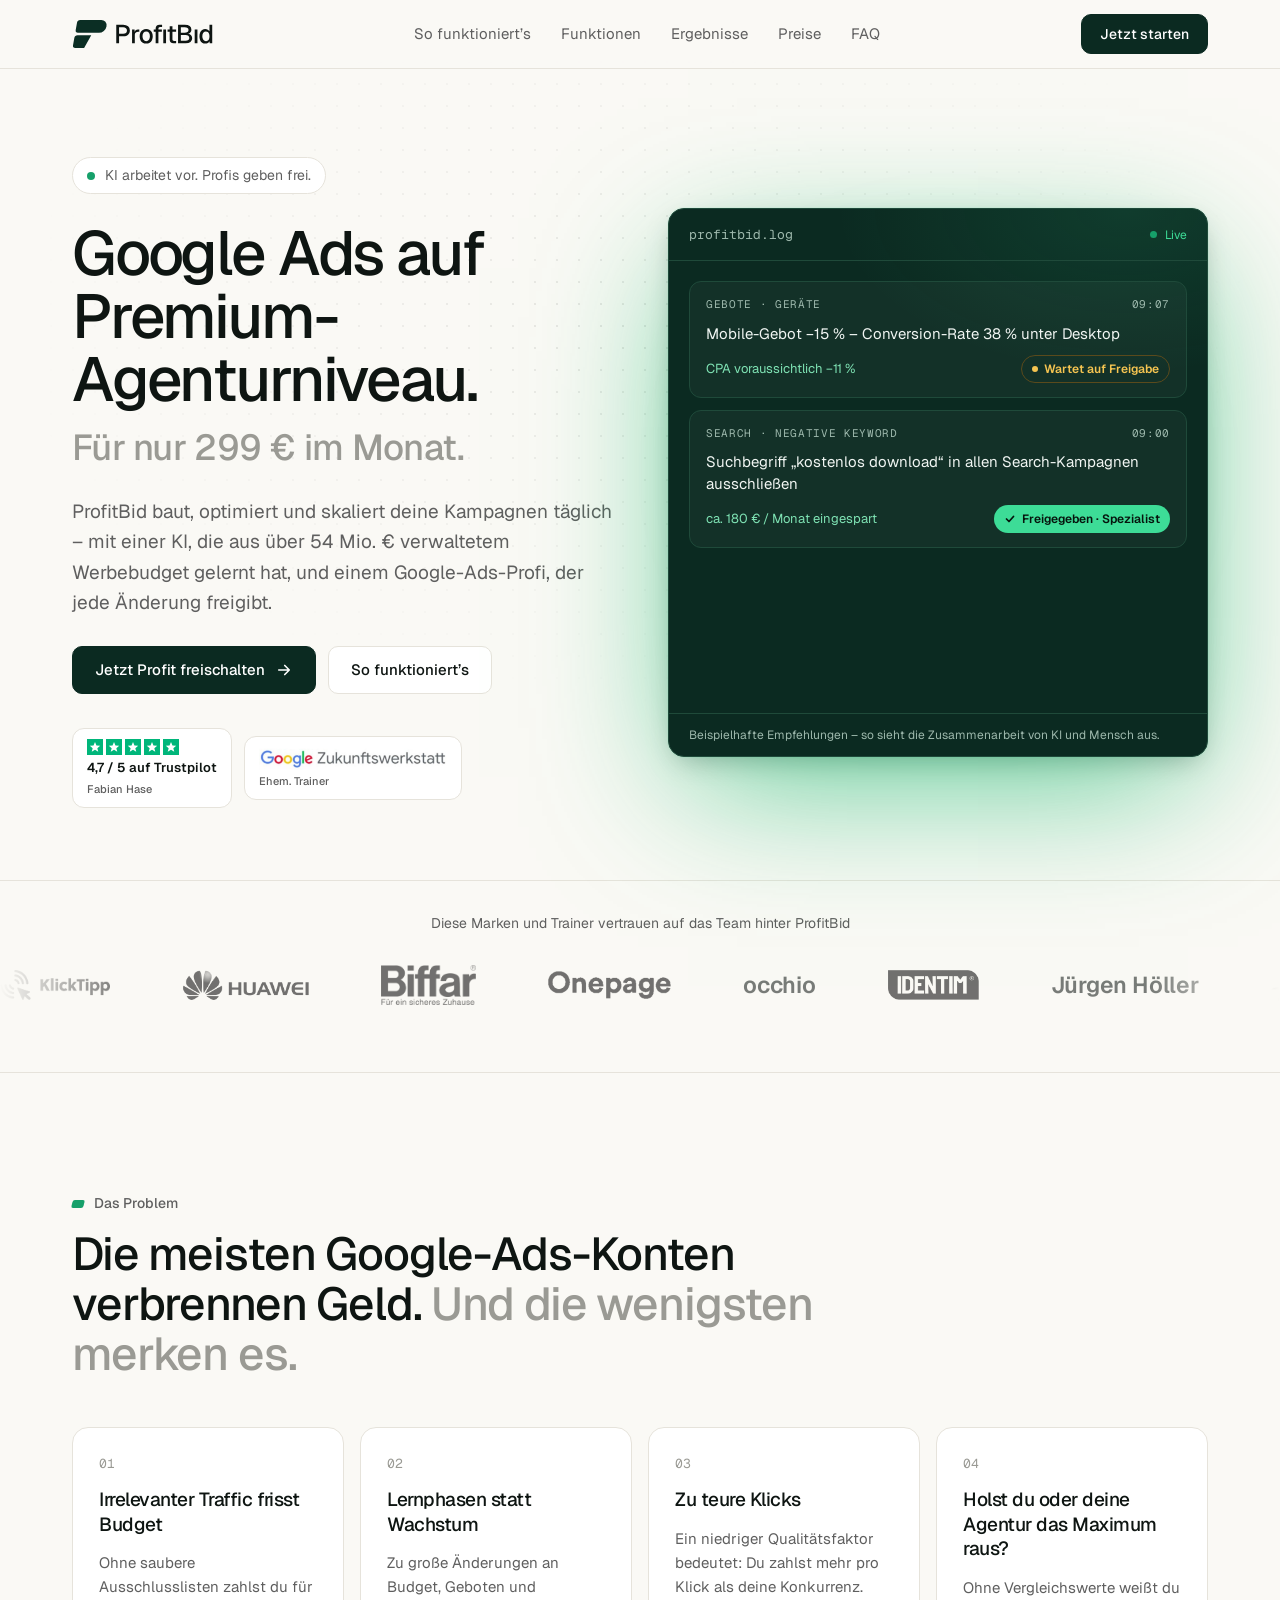
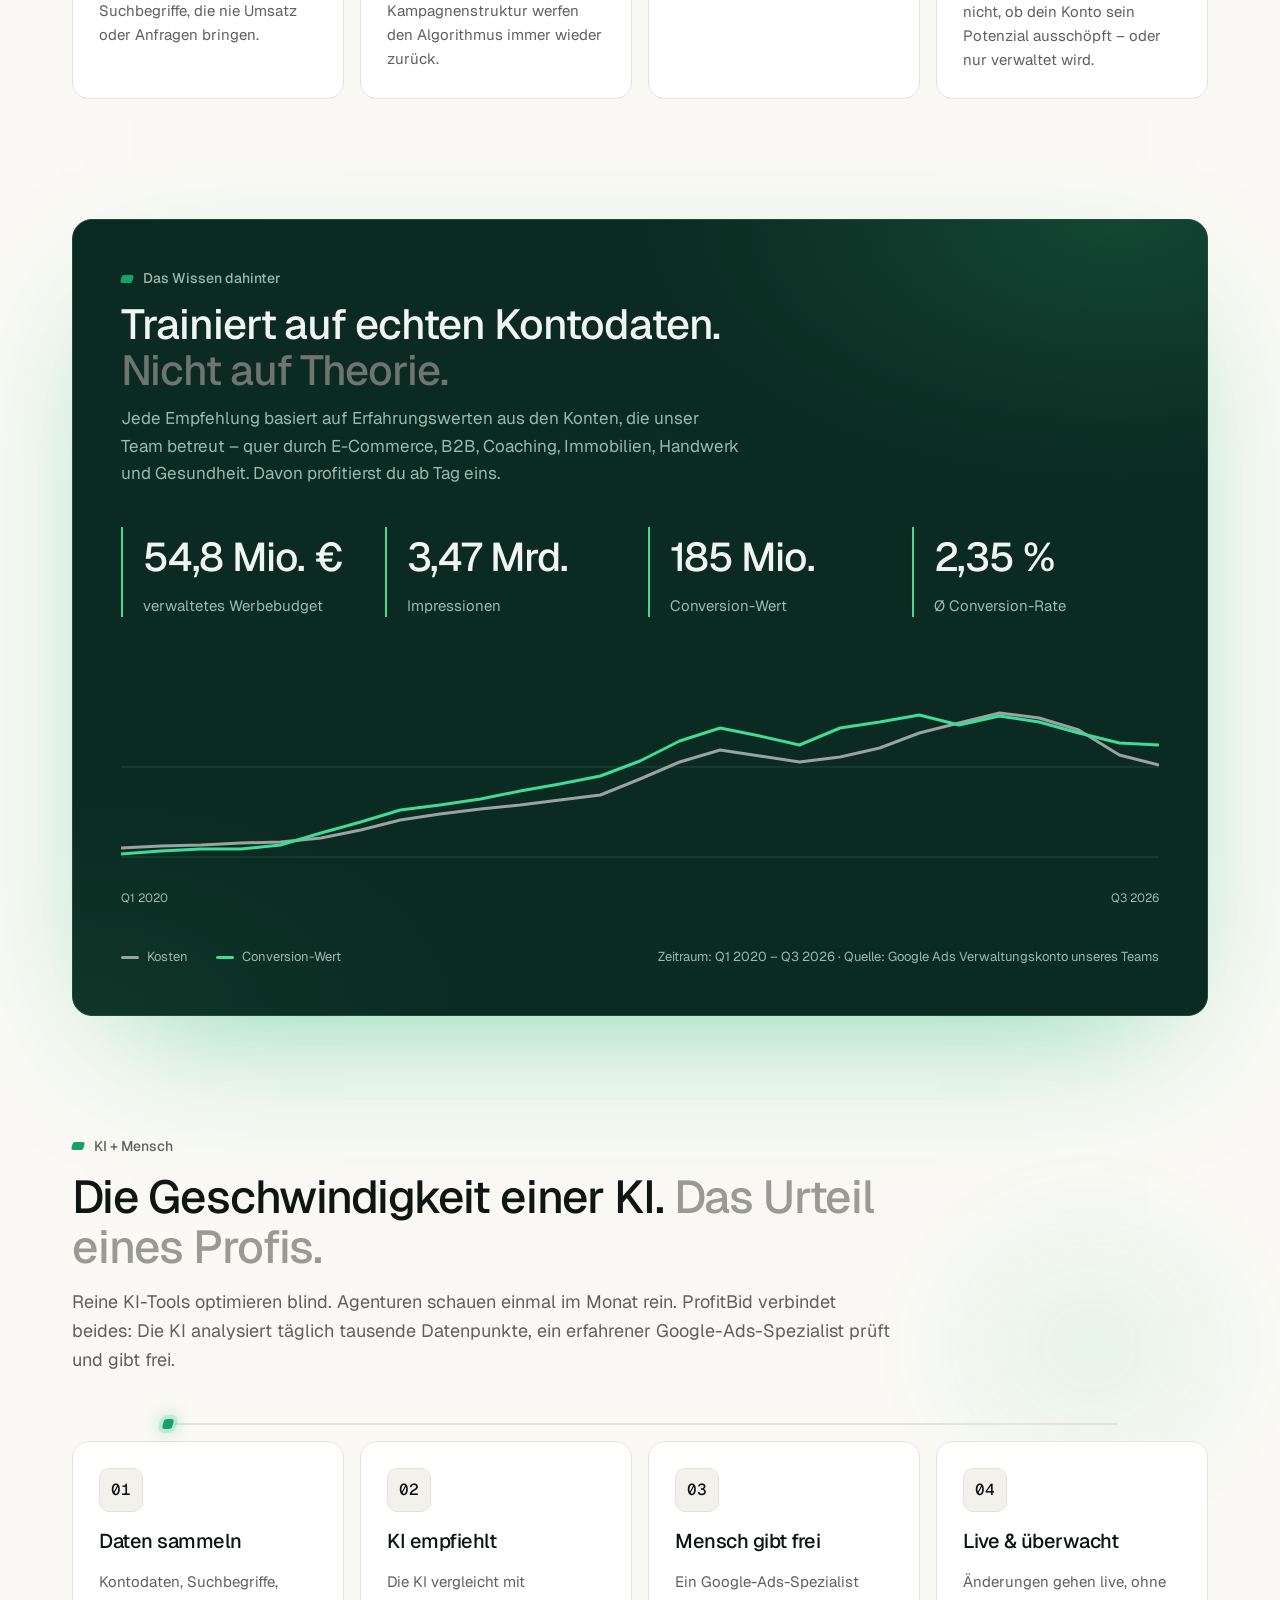
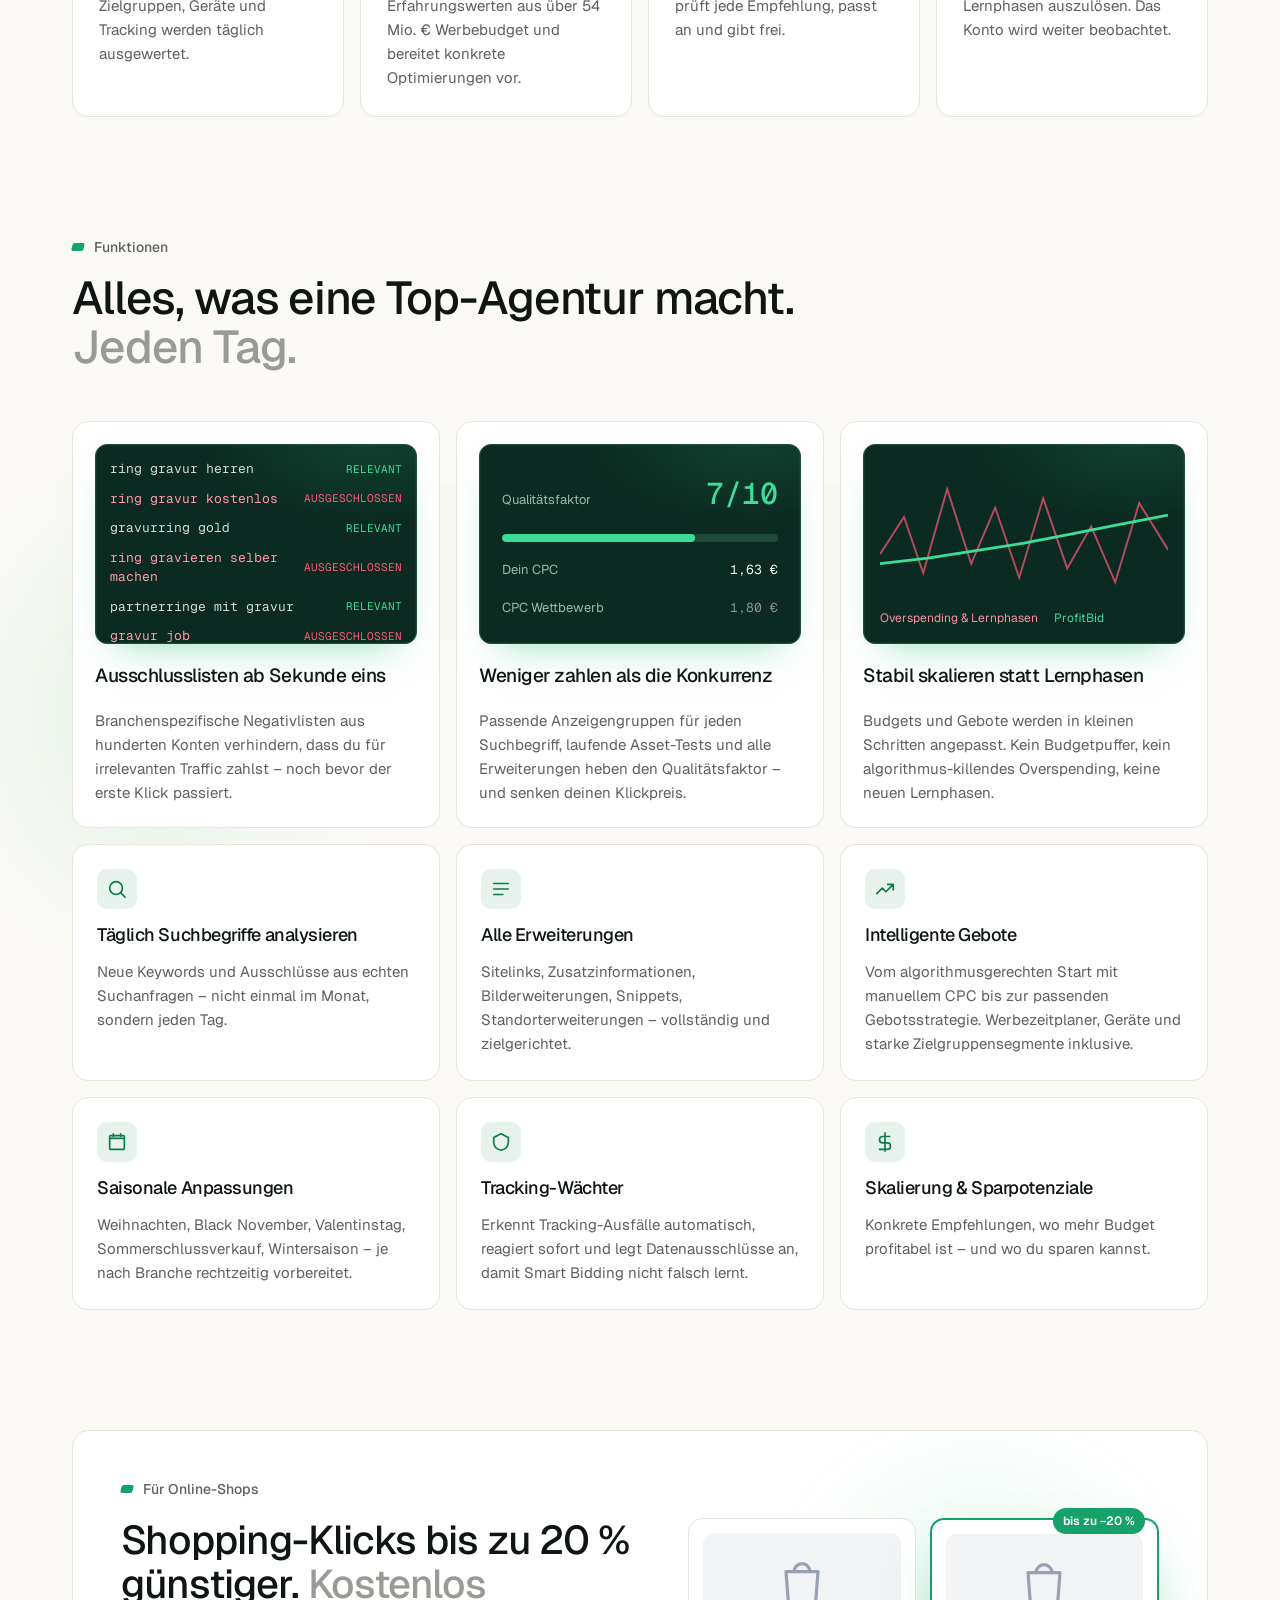
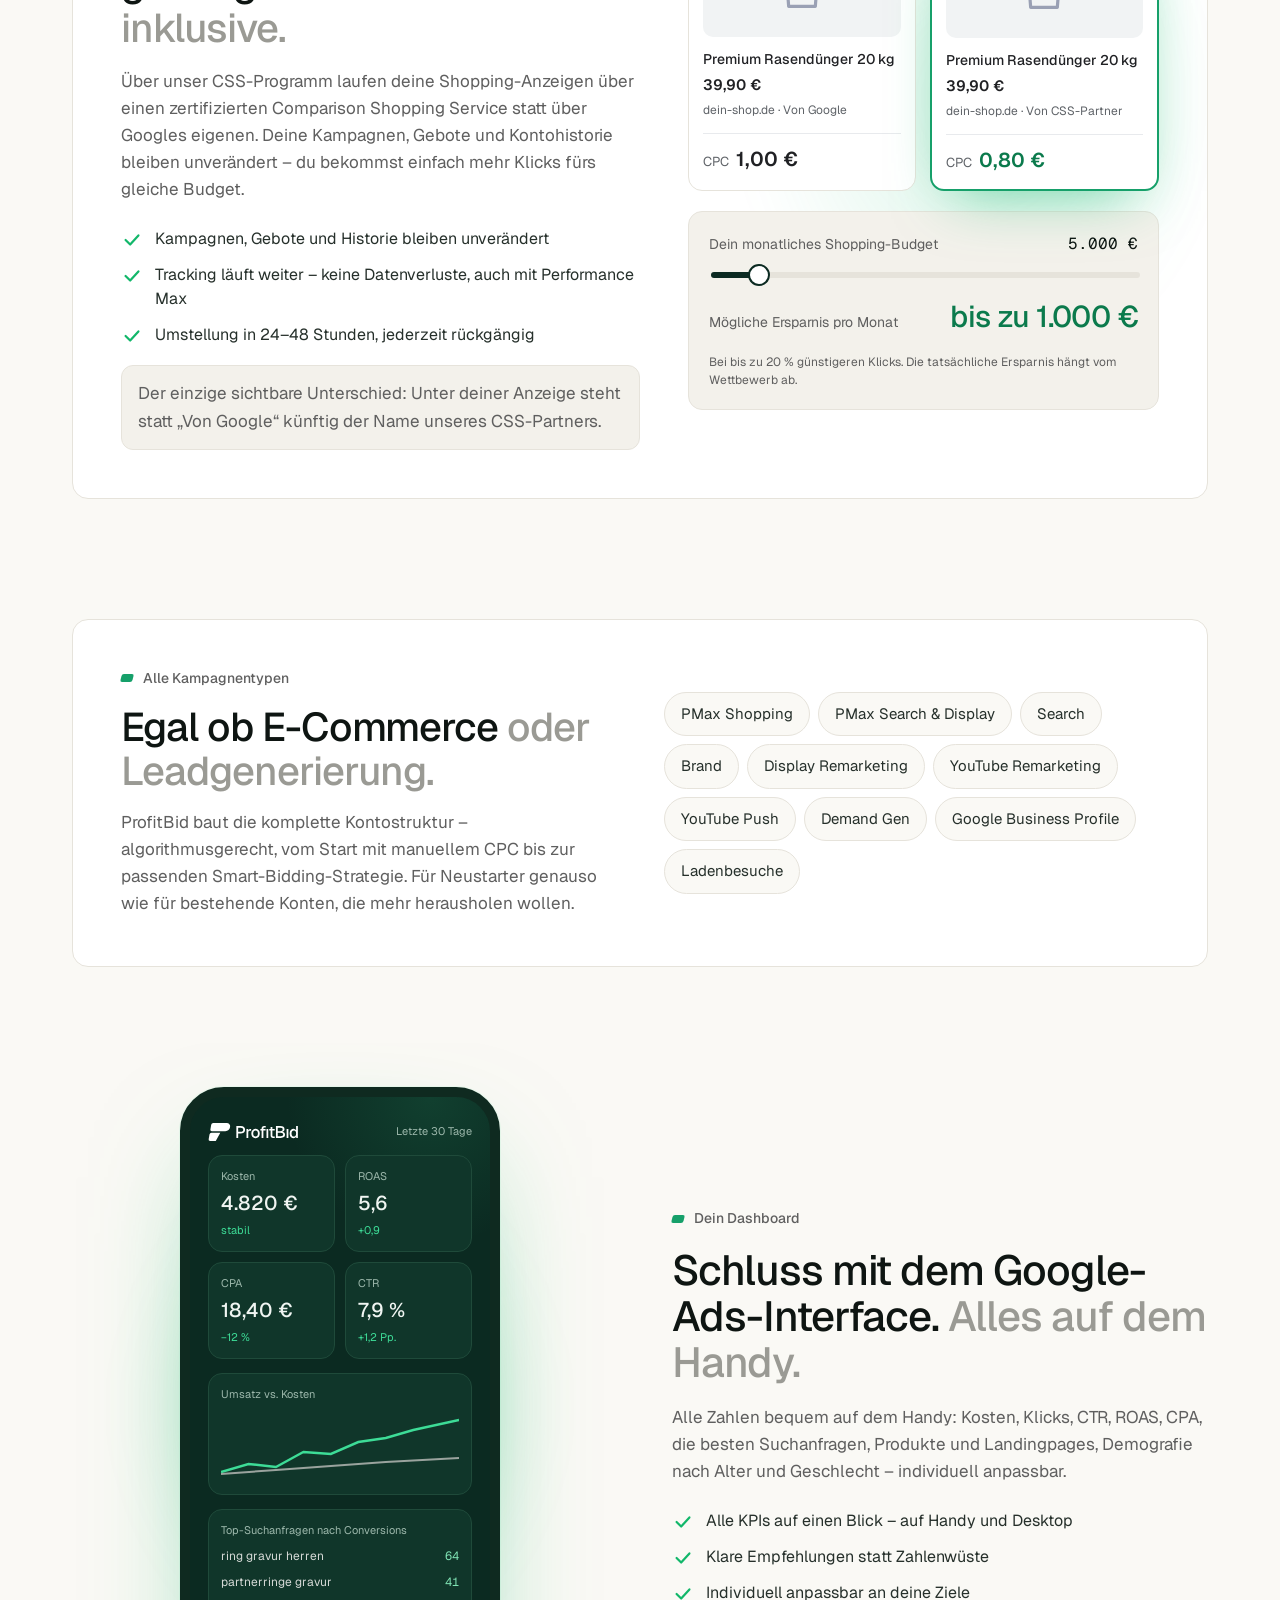
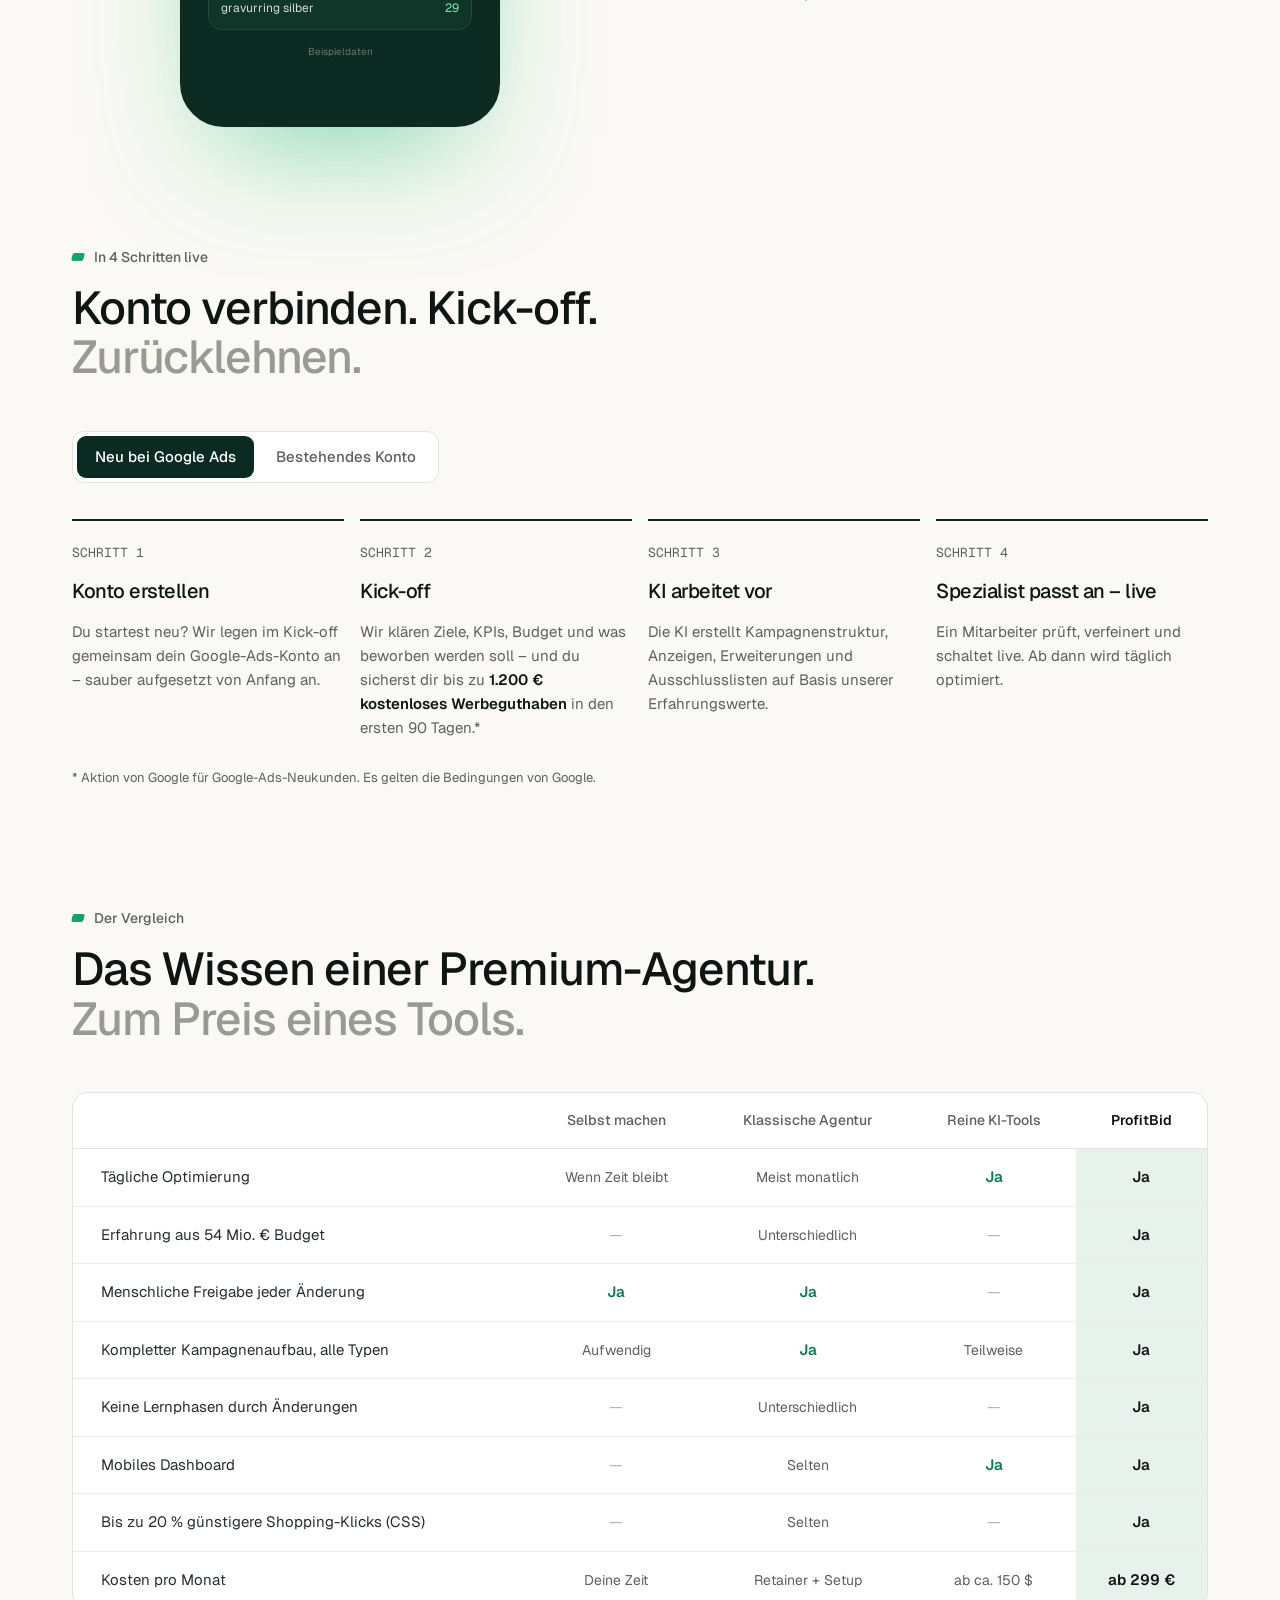
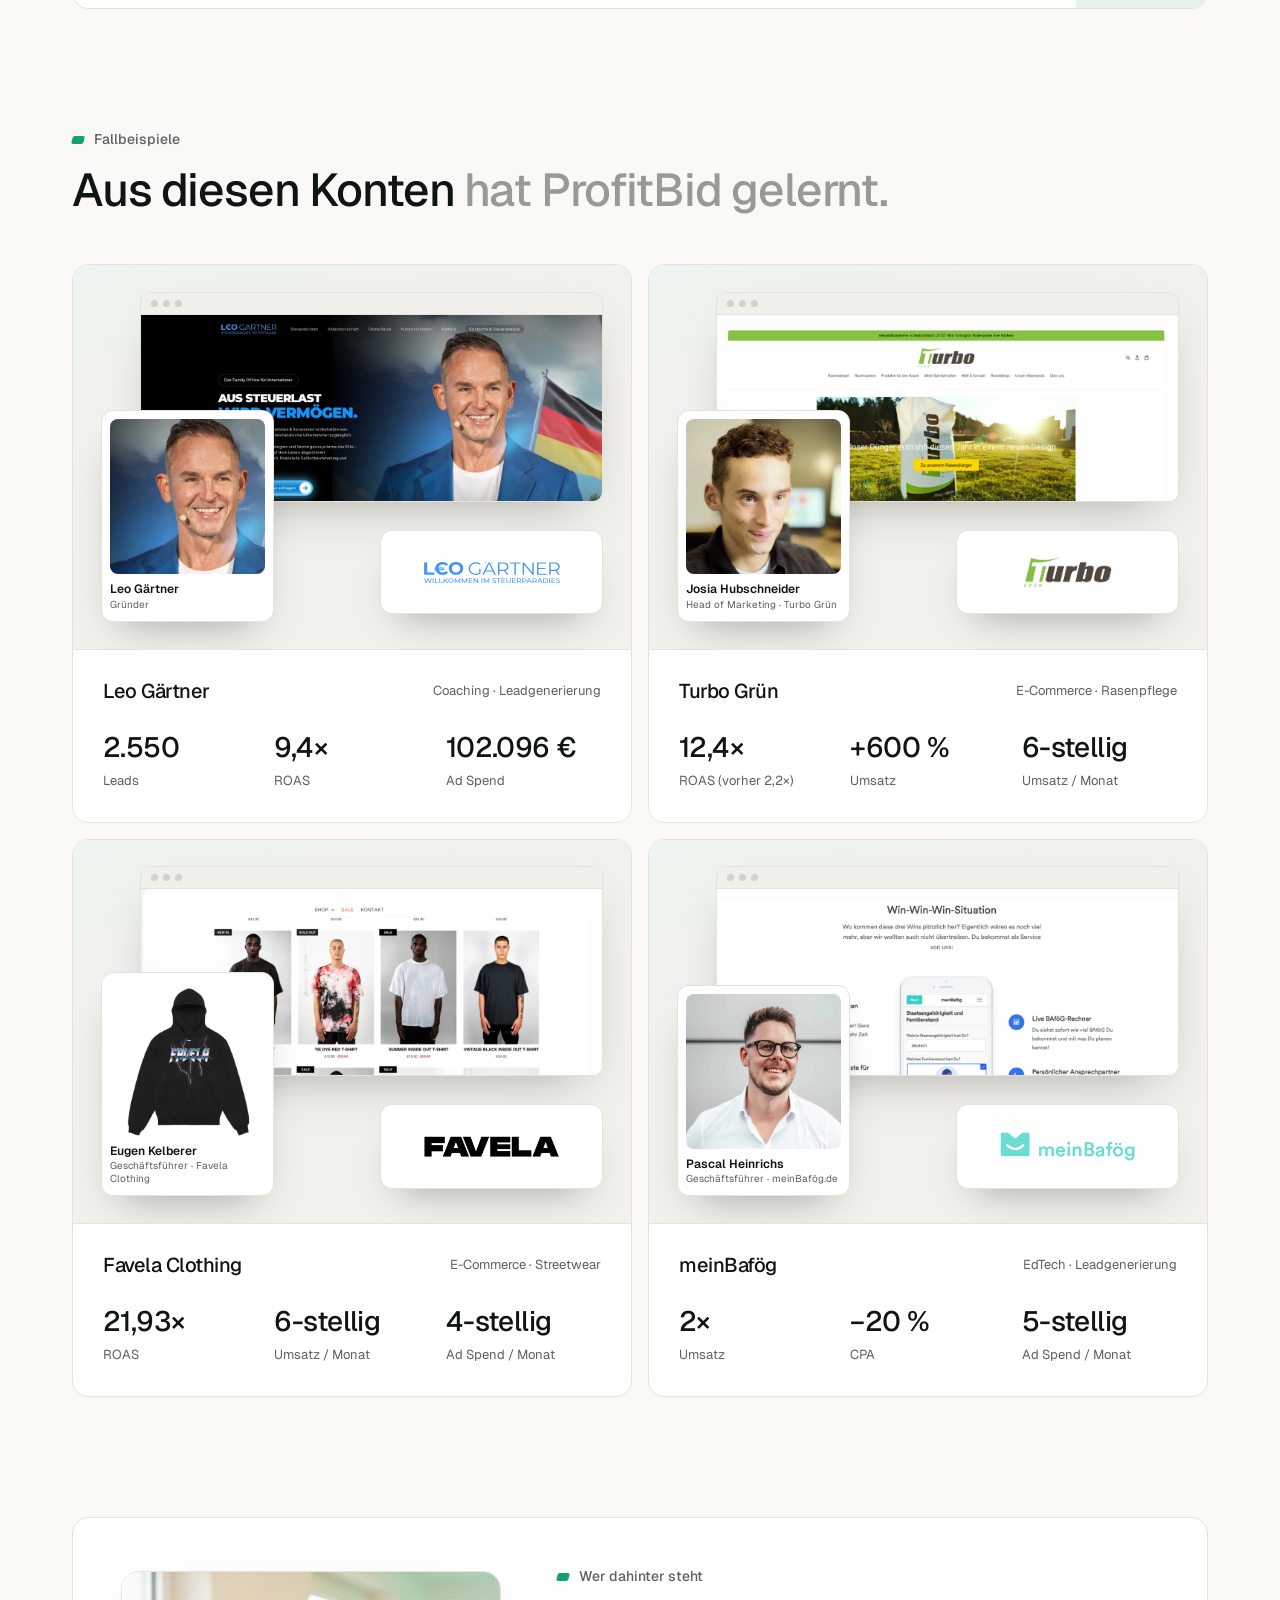
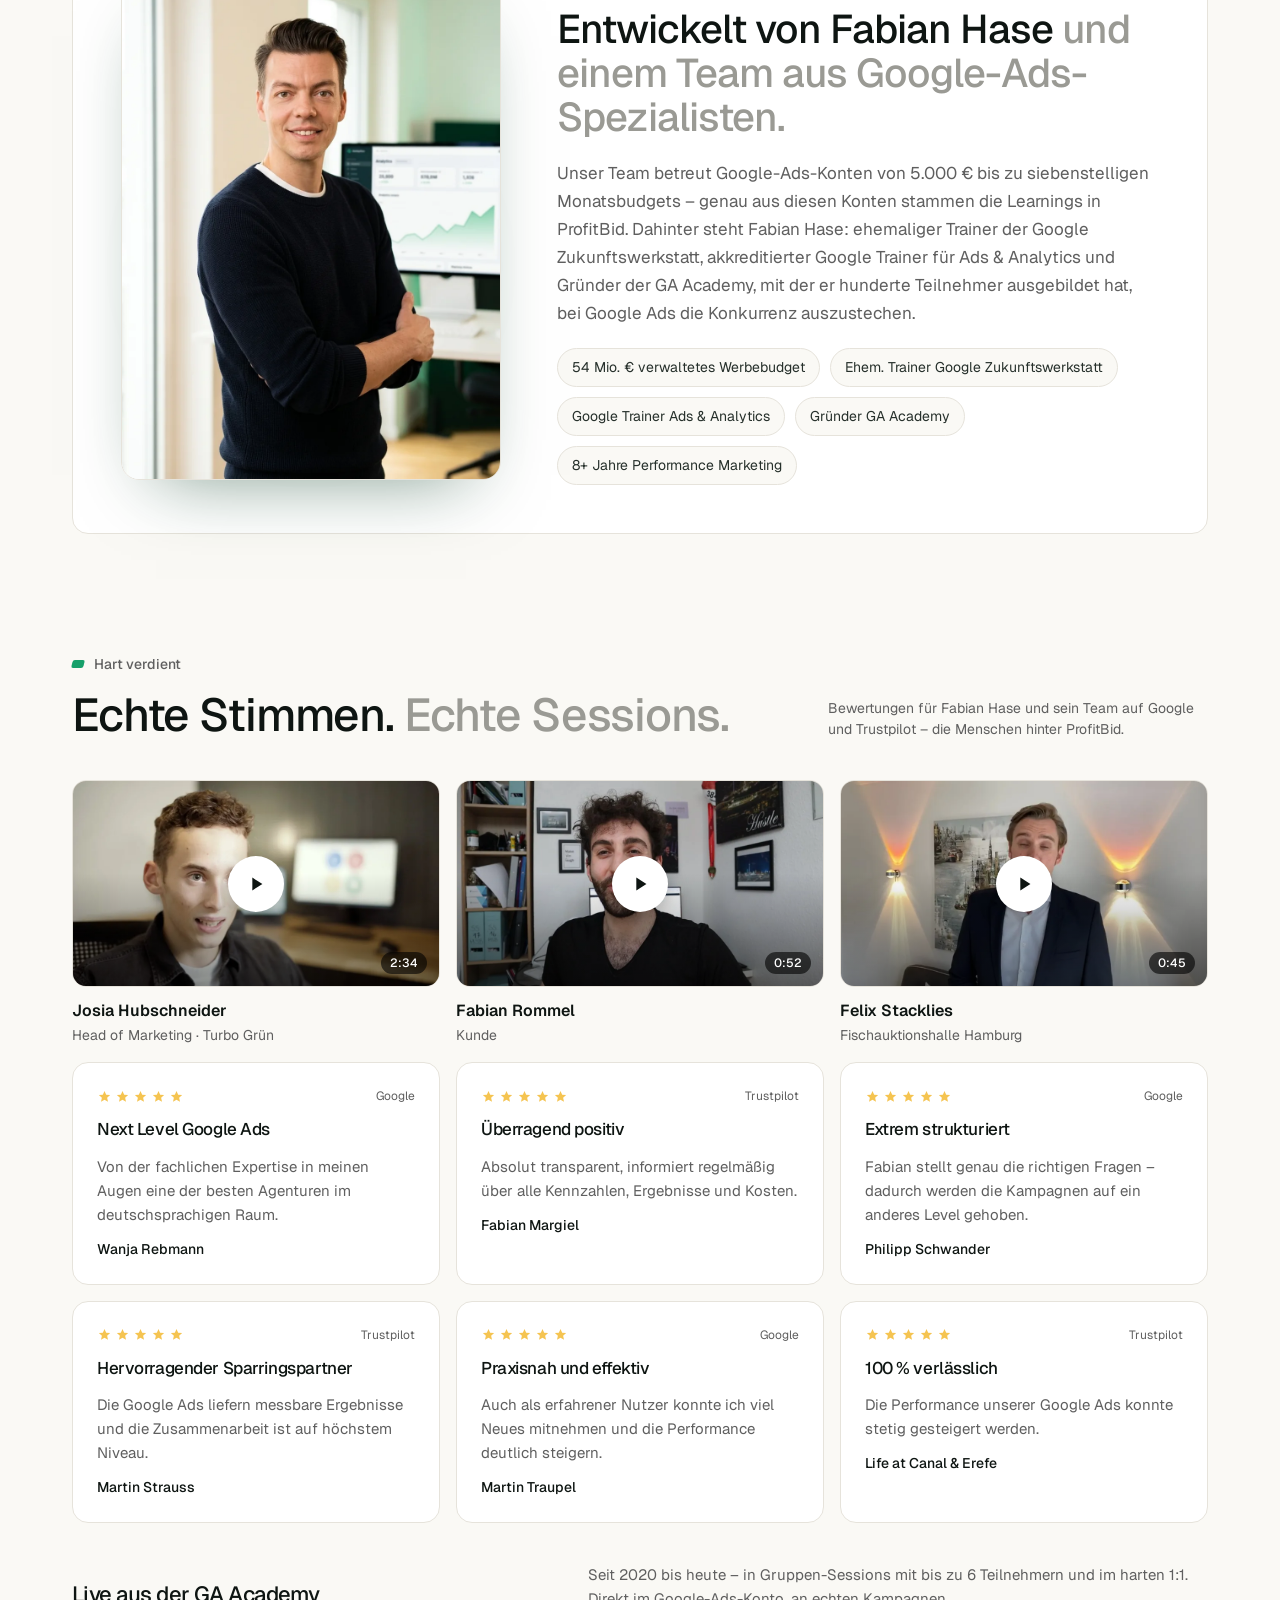
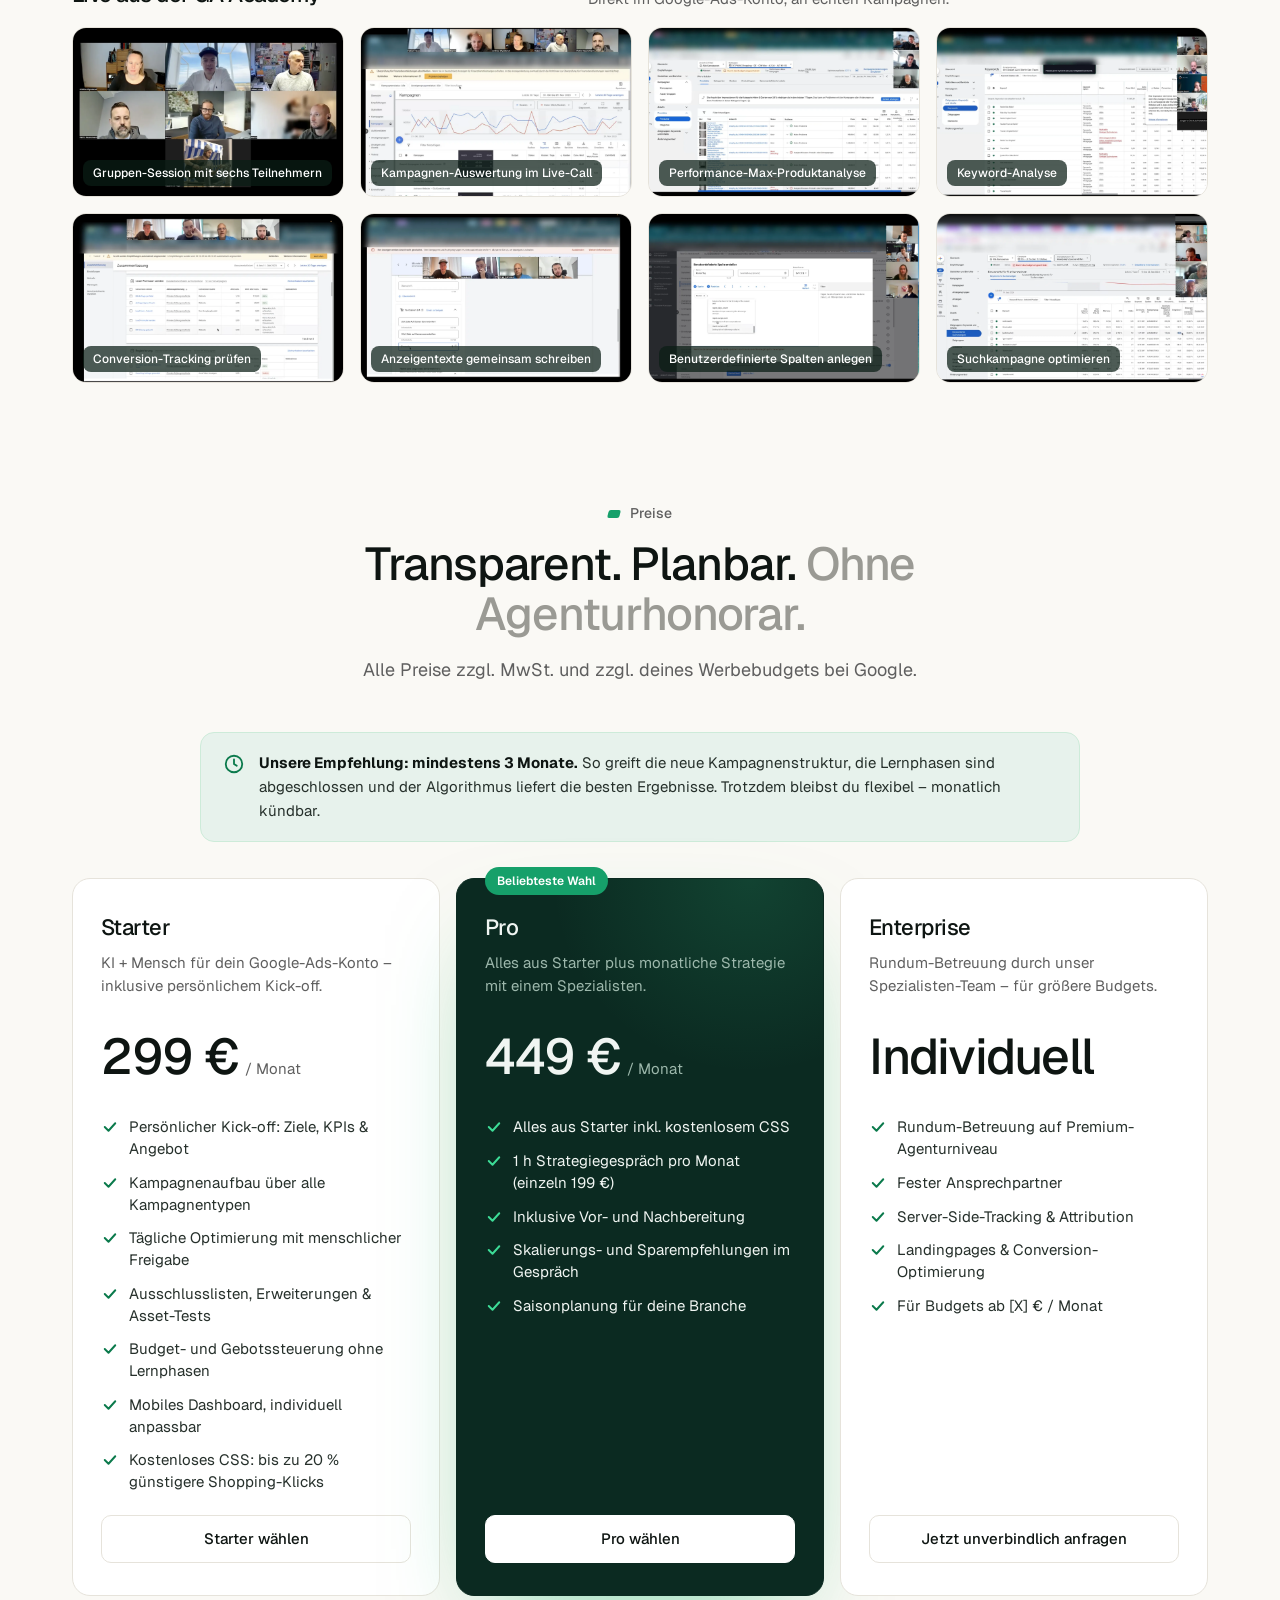
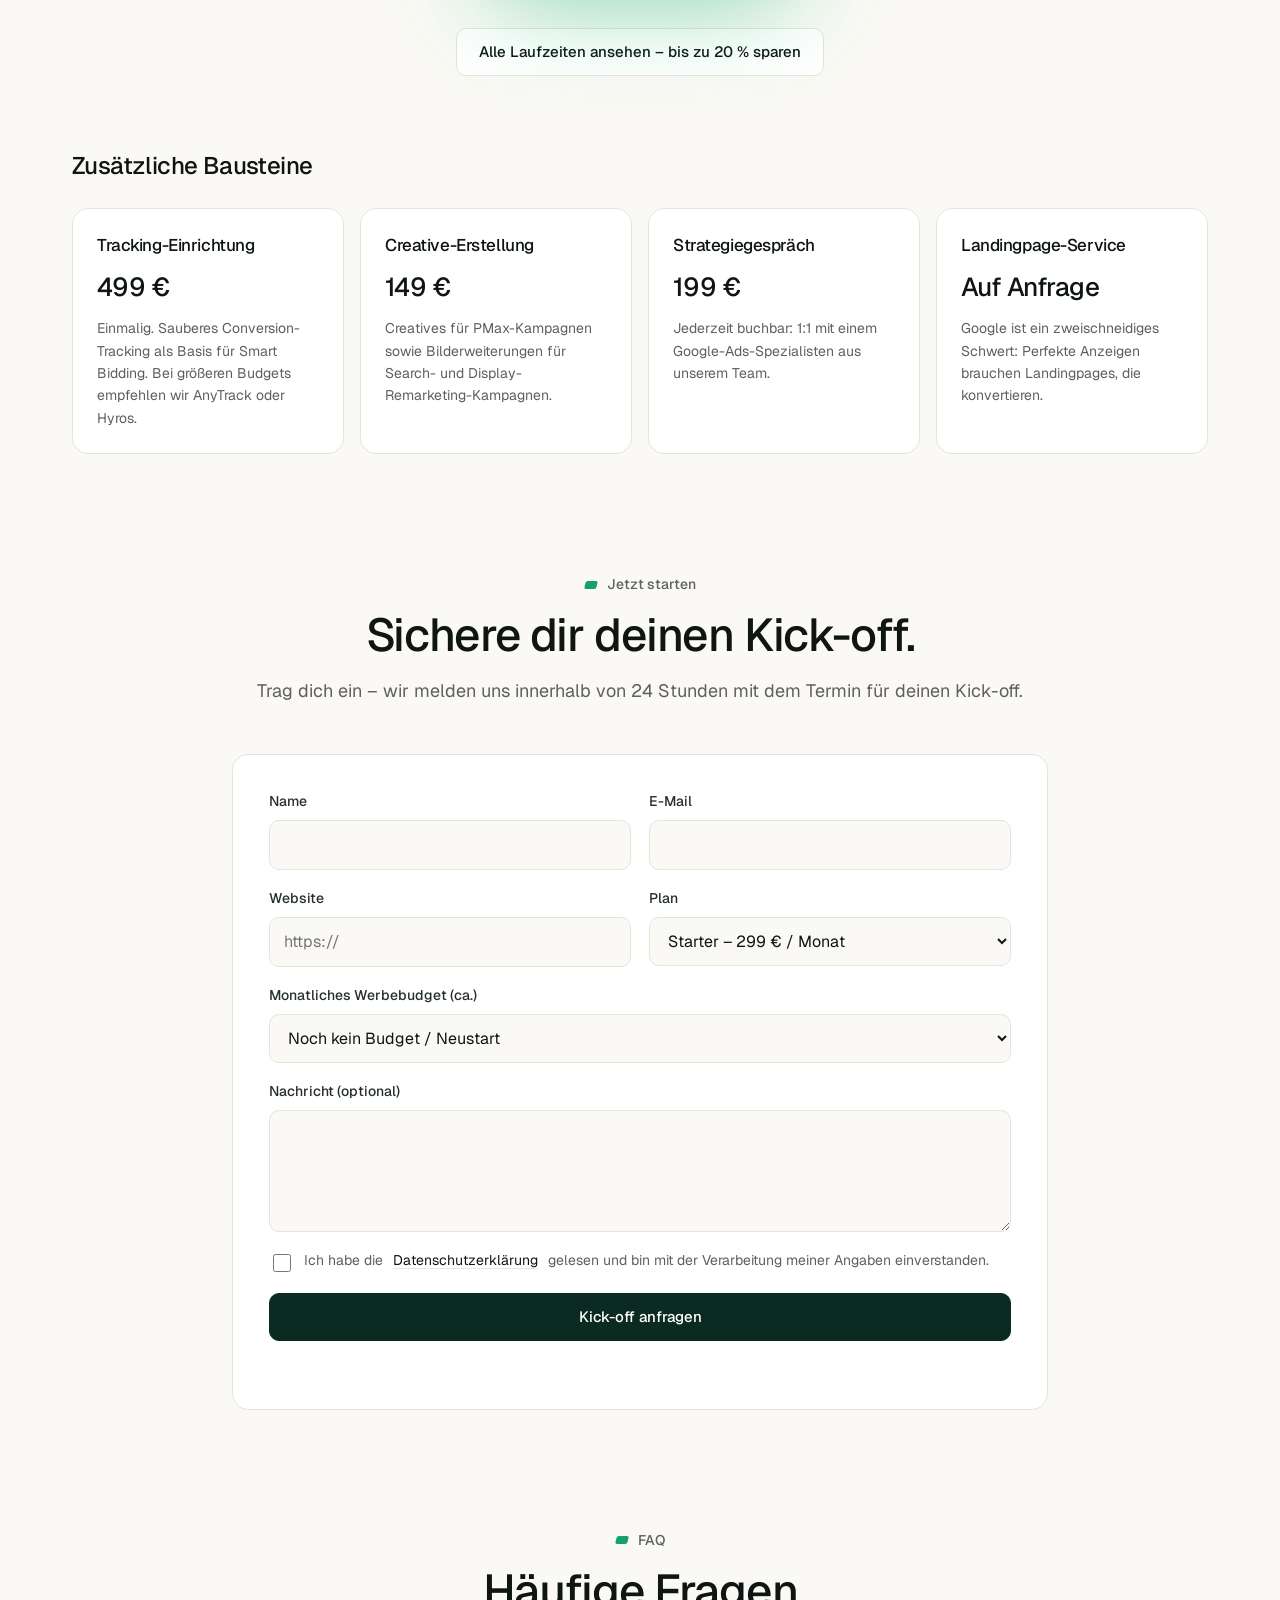
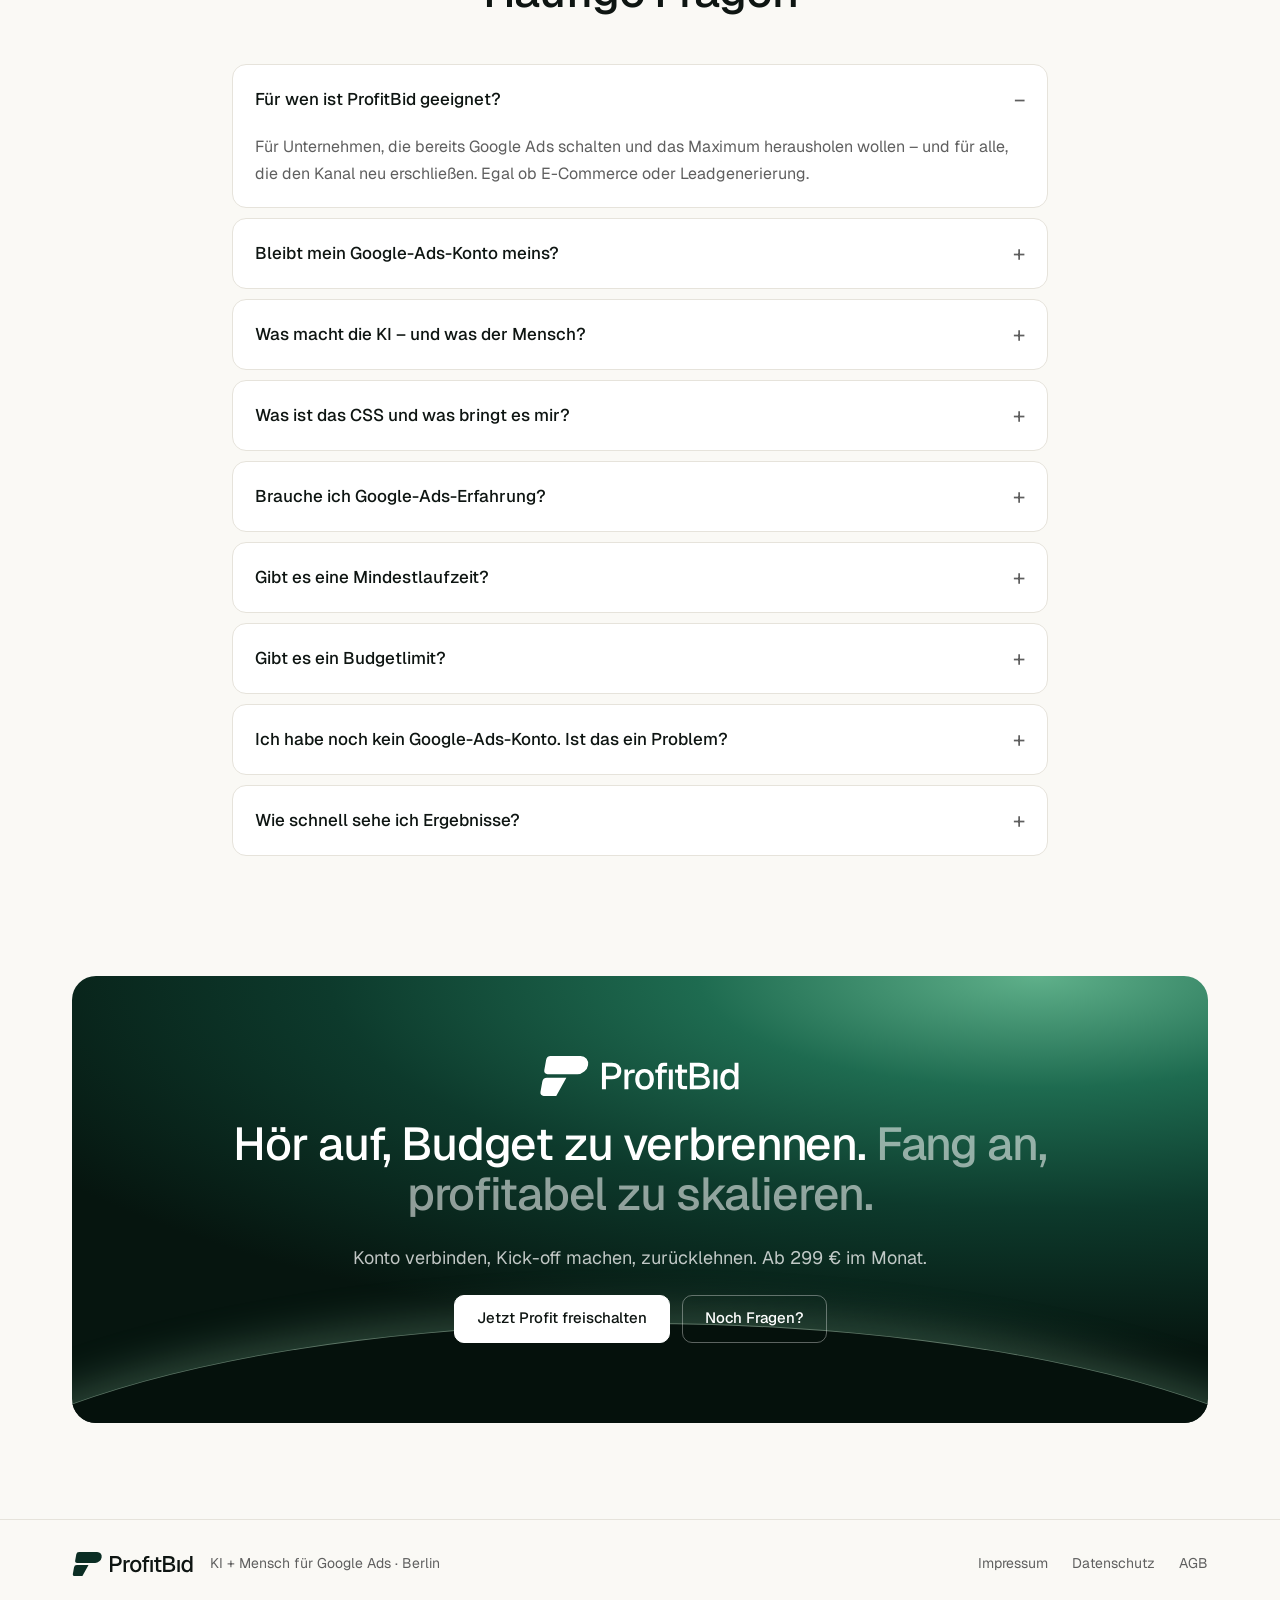
<file: index.html>
<!doctype html>
<html lang="de">
<head>
<meta charset="utf-8">
<meta name="viewport" content="width=device-width, initial-scale=1, viewport-fit=cover">
<title>ProfitBid – Google Ads auf Premium-Agenturniveau für nur 299 € im Monat</title>
<meta name="description" content="ProfitBid optimiert deine Google-Ads-Kampagnen täglich: eine KI, trainiert auf über 54 Mio. € Werbebudget, plus ein Google-Ads-Profi, der jede Änderung freigibt. Ab 299 € im Monat.">
<meta name="theme-color" content="#0B2A21">
<link rel="canonical" href="https://www.profitbid.de/">
<meta property="og:type" content="website">
<meta property="og:title" content="ProfitBid – Google Ads auf Premium-Agenturniveau für nur 299 € im Monat">
<meta property="og:description" content="KI arbeitet vor. Profis geben frei. Tägliche Google-Ads-Optimierung ohne Agenturhonorar.">
<meta property="og:image" content="https://www.profitbid.de/assets/img/profitbid-google-ads-ki-mensch-vorschau.png">
<meta property="og:locale" content="de_DE">
<link rel="icon" type="image/svg+xml" href="assets/img/favicon.svg">
<link rel="icon" type="image/png" sizes="32x32" href="assets/img/favicon.png">
<link rel="apple-touch-icon" href="assets/img/apple-touch-icon.png">
<link rel="preconnect" href="https://fonts.googleapis.com">
<link rel="preconnect" href="https://fonts.gstatic.com" crossorigin>
<link href="https://fonts.googleapis.com/css2?family=Geist:wght@400;500;600&family=Geist+Mono:wght@400;500&display=swap" rel="stylesheet">
<link rel="stylesheet" href="assets/css/styles.css?v=20261007f">
<script type="application/ld+json">
{"@context":"https://schema.org","@type":"Product","name":"ProfitBid","description":"KI- und Mensch-gestütztes Google-Ads-Management","brand":{"@type":"Brand","name":"ProfitBid"},
"offers":[{"@type":"Offer","name":"Starter","price":"299","priceCurrency":"EUR"},{"@type":"Offer","name":"Pro","price":"449","priceCurrency":"EUR"}]}
</script>
<script type="application/ld+json">
{"@context":"https://schema.org","@type":"FAQPage","mainEntity":[
{"@type":"Question","name":"Für wen ist ProfitBid geeignet?","acceptedAnswer":{"@type":"Answer","text":"Für Unternehmen, die bereits Google Ads schalten und das Maximum herausholen wollen – und für alle, die den Kanal neu erschließen. Egal ob E-Commerce oder Leadgenerierung."}},
{"@type":"Question","name":"Bleibt mein Google-Ads-Konto meins?","acceptedAnswer":{"@type":"Answer","text":"Ja. Du verbindest dein eigenes Konto und behältst jederzeit vollen Zugriff und alle Daten."}},
{"@type":"Question","name":"Was macht die KI – und was der Mensch?","acceptedAnswer":{"@type":"Answer","text":"Die KI analysiert täglich deine Daten und bereitet Optimierungen auf Basis unserer Erfahrungswerte vor. Ein Google-Ads-Spezialist prüft jede Empfehlung, passt sie an und gibt sie frei."}},
{"@type":"Question","name":"Was ist das CSS und was bringt es mir?","acceptedAnswer":{"@type":"Answer","text":"Ein Comparison Shopping Service (CSS) ist ein Partner, über den Shopping-Anzeigen bei Google ausgeliefert werden. Über unseren CSS-Partner zahlst du für Shopping-Klicks bis zu 20 % weniger als über Googles eigenes CSS – kostenlos inklusive. Deine Kampagnen, Gebote, dein Conversion-Tracking und deine Kontohistorie bleiben unverändert – auch mit Performance Max. Es gibt keine Setup-Kosten und keine laufenden Gebühren, die Umstellung dauert 24–48 Stunden und ist jederzeit rückgängig zu machen."}},
{"@type":"Question","name":"Brauche ich Google-Ads-Erfahrung?","acceptedAnswer":{"@type":"Answer","text":"Nein. Im Kick-off erklären wir dir alles einmal. Danach siehst du deine Zahlen bequem im Dashboard."}},
{"@type":"Question","name":"Gibt es eine Mindestlaufzeit?","acceptedAnswer":{"@type":"Answer","text":"Nein – bei monatlicher Zahlung ist ProfitBid monatlich kündbar. Wir empfehlen trotzdem mindestens 3 Monate: So greift die neue Kampagnenstruktur, die Lernphasen sind abgeschlossen und der Algorithmus liefert die besten Ergebnisse. Wer sich für 6 oder 12 Monate entscheidet, spart 10 bzw. 20 %."}},
{"@type":"Question","name":"Ich habe noch kein Google-Ads-Konto. Ist das ein Problem?","acceptedAnswer":{"@type":"Answer","text":"Im Gegenteil: Wir erstellen im Kick-off gemeinsam dein Konto. Als Google-Ads-Neukunde sicherst du dir so bis zu 1.200 € kostenloses Werbeguthaben in den ersten 90 Tagen (Aktion von Google, es gelten die Bedingungen von Google)."}}
]}
</script>
</head>
<body>
<a href="#main" class="btn" style="position:absolute;left:-9999px;top:8px;z-index:100" onfocus="this.style.left='8px'" onblur="this.style.left='-9999px'">Zum Inhalt springen</a>

<header class="nav" id="nav">
  <div class="wrap nav-inner">
    <a href="#top" class="nav-logo" aria-label="ProfitBid Startseite"><img src="assets/img/profitbid-logo.svg" alt="ProfitBid – Google Ads mit KI und Mensch" width="137" height="28"></a>
    <nav class="nav-links" id="nav-links" aria-label="Hauptnavigation">
      <a href="#so-gehts">So funktioniert’s</a>
      <a href="#funktionen">Funktionen</a>
      <a href="#ergebnisse">Ergebnisse</a>
      <a href="#preise">Preise</a>
      <a href="#faq">FAQ</a>
    </nav>
    <a href="#preise" class="btn btn-sm">Jetzt starten</a>
    <button class="nav-toggle" id="nav-toggle" aria-label="Menü öffnen" aria-expanded="false" aria-controls="nav-links">
      <svg width="22" height="22" viewBox="0 0 24 24" fill="none" stroke="currentColor" stroke-width="2" stroke-linecap="round" aria-hidden="true"><path d="M4 7h16M4 12h16M4 17h16"/></svg>
    </button>
  </div>
</header>

<main id="main">

<!-- HERO -->
<section id="top" class="wrap hero">
  <div class="hero-copy">
    <div class="pill"><span class="live-dot"></span>KI arbeitet vor. Profis geben frei.</div>
    <h1>Google Ads auf Premium-Agenturniveau. <span class="hero-sub">Für nur 299 € im Monat.</span></h1>
    <p class="hero-lead">ProfitBid baut, optimiert und skaliert deine Kampagnen täglich – mit einer KI, die aus über 54 Mio. € verwaltetem Werbebudget gelernt hat, und einem Google-Ads-Profi, der jede Änderung freigibt.</p>
    <div class="hero-ctas">
      <a href="#preise" class="btn">Jetzt Profit freischalten
        <svg width="18" height="18" viewBox="0 0 24 24" fill="none" stroke="currentColor" stroke-width="2.2" stroke-linecap="round" stroke-linejoin="round" aria-hidden="true"><path d="M5 12h14M13 6l6 6-6 6"/></svg></a>
      <a href="#so-gehts" class="btn-ghost">So funktioniert’s</a>
    </div>
    <div class="trust">
      <div class="trust-chip"><div class="tp-stars" aria-hidden="true"><svg width="16" height="16" viewBox="0 0 24 24" aria-hidden="true"><rect width="24" height="24" fill="#00b67a"/><path d="M12 4.5l2.2 5.2 5.6.4-4.3 3.6 1.4 5.5L12 16.2 7.1 19.2l1.4-5.5L4.2 10.1l5.6-.4z" fill="#fff"/></svg><svg width="16" height="16" viewBox="0 0 24 24" aria-hidden="true"><rect width="24" height="24" fill="#00b67a"/><path d="M12 4.5l2.2 5.2 5.6.4-4.3 3.6 1.4 5.5L12 16.2 7.1 19.2l1.4-5.5L4.2 10.1l5.6-.4z" fill="#fff"/></svg><svg width="16" height="16" viewBox="0 0 24 24" aria-hidden="true"><rect width="24" height="24" fill="#00b67a"/><path d="M12 4.5l2.2 5.2 5.6.4-4.3 3.6 1.4 5.5L12 16.2 7.1 19.2l1.4-5.5L4.2 10.1l5.6-.4z" fill="#fff"/></svg><svg width="16" height="16" viewBox="0 0 24 24" aria-hidden="true"><rect width="24" height="24" fill="#00b67a"/><path d="M12 4.5l2.2 5.2 5.6.4-4.3 3.6 1.4 5.5L12 16.2 7.1 19.2l1.4-5.5L4.2 10.1l5.6-.4z" fill="#fff"/></svg><svg width="16" height="16" viewBox="0 0 24 24" aria-hidden="true"><rect width="24" height="24" fill="#00b67a"/><path d="M12 4.5l2.2 5.2 5.6.4-4.3 3.6 1.4 5.5L12 16.2 7.1 19.2l1.4-5.5L4.2 10.1l5.6-.4z" fill="#fff"/></svg></div><div class="tp-text">4,7 / 5 auf Trustpilot</div><div class="chip-sub">Fabian Hase</div></div>
      <div class="trust-chip"><img class="zw" src="assets/img/google-zukunftswerkstatt-trainer-fabian-hase.png" alt="Fabian Hase – ehemaliger Trainer der Google Zukunftswerkstatt" width="205" height="24"><div class="zw-text">Ehem. Trainer</div></div>
    </div>
  </div>

  <div class="card log" aria-label="Beispiel: So arbeiten KI und Spezialist zusammen">
    <div class="log-head"><span class="log-title mono">profitbid.log</span><span class="log-live"><span class="live-dot" style="width:7px;height:7px"></span>Live</span></div>
    <div class="log-body" id="log" aria-live="off"></div>
    <div class="log-foot">Beispielhafte Empfehlungen – so sieht die Zusammenarbeit von KI und Mensch aus.</div>
  </div>
</section>

<!-- LOGOS -->
<section class="logos" aria-label="Kunden">
  <p class="logos-title">Diese Marken und Trainer vertrauen auf das Team hinter ProfitBid</p>
  <div class="marquee-mask"><div class="marquee"><img src="assets/img/referenz-logo-klicktipp.png" alt="Logo KlickTipp – Kunde des ProfitBid-Teams" style="height:30px" loading="lazy"><img src="assets/img/referenz-logo-huawei.png" alt="Logo Huawei – Kunde des ProfitBid-Teams" style="height:30px" loading="lazy"><img src="assets/img/referenz-logo-biffar.png" alt="Logo Biffar – Kunde des ProfitBid-Teams" style="height:40px" loading="lazy"><img src="assets/img/referenz-logo-onepage.png" alt="Logo Onepage – Kunde des ProfitBid-Teams" style="height:28px" loading="lazy"><span class="wordmark">occhio</span><img src="assets/img/referenz-logo-identim.png" alt="Logo Identim – Kunde des ProfitBid-Teams" style="height:30px" loading="lazy"><span class="wordmark">Jürgen Höller</span><img src="assets/img/referenz-logo-fischauktionshalle.png" alt="Logo Fischauktionshalle Hamburg – Kunde des ProfitBid-Teams" style="height:46px" loading="lazy"><span class="wordmark">feminera</span><span class="wordmark">Detlef Soost</span><img src="assets/img/referenz-logo-leo-gaertner.svg" alt="Logo Leo Gärtner – Kunde des ProfitBid-Teams" style="height:36px" loading="lazy"><span class="wordmark">hiSleep</span><span class="wordmark">Marc Galal</span><span class="dup" aria-hidden="true" style="display:contents"><img src="assets/img/referenz-logo-klicktipp.png" alt="" style="height:30px" loading="lazy"><img src="assets/img/referenz-logo-huawei.png" alt="" style="height:30px" loading="lazy"><img src="assets/img/referenz-logo-biffar.png" alt="" style="height:40px" loading="lazy"><img src="assets/img/referenz-logo-onepage.png" alt="" style="height:28px" loading="lazy"><span class="wordmark">occhio</span><img src="assets/img/referenz-logo-identim.png" alt="" style="height:30px" loading="lazy"><span class="wordmark">Jürgen Höller</span><img src="assets/img/referenz-logo-fischauktionshalle.png" alt="" style="height:46px" loading="lazy"><span class="wordmark">feminera</span><span class="wordmark">Detlef Soost</span><img src="assets/img/referenz-logo-leo-gaertner.svg" alt="" style="height:36px" loading="lazy"><span class="wordmark">hiSleep</span><span class="wordmark">Marc Galal</span></span></div></div>
</section>

<!-- PROBLEM -->
<section class="wrap section problem">
  <div class="head">
    <div class="eyebrow">Das Problem</div>
    <h2>Die meisten Google-Ads-Konten verbrennen Geld. <span class="dim">Und die wenigsten merken es.</span></h2>
  </div>
  <div class="grid-4"><div class="card pain"><div class="pain-num mono">01</div><h3>Irrelevanter Traffic frisst Budget</h3><p>Ohne saubere Ausschlusslisten zahlst du für Suchbegriffe, die nie Umsatz oder Anfragen bringen.</p></div><div class="card pain"><div class="pain-num mono">02</div><h3>Lernphasen statt Wachstum</h3><p>Zu große Änderungen an Budget, Geboten und Kampagnenstruktur werfen den Algorithmus immer wieder zurück.</p></div><div class="card pain"><div class="pain-num mono">03</div><h3>Zu teure Klicks</h3><p>Ein niedriger Qualitätsfaktor bedeutet: Du zahlst mehr pro Klick als deine Konkurrenz.</p></div><div class="card pain"><div class="pain-num mono">04</div><h3>Holst du oder deine Agentur das Maximum raus?</h3><p>Ohne Vergleichswerte weißt du nicht, ob dein Konto sein Potenzial ausschöpft – oder nur verwaltet wird.</p></div></div>
</section>

<!-- STATS -->
<section id="ergebnisse" class="wrap section">
  <div class="card stats reveal">
    <div class="stats-top">
      <div style="display:flex;flex-direction:column;gap:12px;max-width:620px">
        <div class="eyebrow">Das Wissen dahinter</div>
        <h2>Trainiert auf echten Kontodaten. <span class="dim">Nicht auf Theorie.</span></h2>
        <p>Jede Empfehlung basiert auf Erfahrungswerten aus den Konten, die unser Team betreut – quer durch E-Commerce, B2B, Coaching, Immobilien, Handwerk und Gesundheit. Davon profitierst du ab Tag eins.</p>
      </div>
    </div>
    <div class="grid-4"><div class="stat"><div class="stat-value">54,8 Mio. €</div><div class="stat-label">verwaltetes Werbebudget</div></div><div class="stat"><div class="stat-value">3,47 Mrd.</div><div class="stat-label">Impressionen</div></div><div class="stat"><div class="stat-value">185 Mio.</div><div class="stat-label">Conversion-Wert</div></div><div class="stat"><div class="stat-value">2,35 %</div><div class="stat-label">Ø Conversion-Rate</div></div></div>
    <svg viewBox="0 0 1100 220" width="100%" height="220" preserveAspectRatio="none" role="img" aria-label="Verlauf von Kosten und Conversion-Wert, Q1 2020 bis Q3 2026 – deutlich steigend">
      <line x1="0" y1="200" x2="1100" y2="200" stroke="#22222f"/>
      <line x1="0" y1="110" x2="1100" y2="110" stroke="#1a1a24"/>
      <polyline class="draw" fill="none" stroke="#9AA39E" stroke-width="3" stroke-linejoin="round" points="0,191 42,189 85,188 127,186 169,185 212,181 254,173 296,163 338,157 381,152 423,148 465,143 508,138 550,122 592,105 635,93 677,99 719,105 762,100 804,91 846,76 888,66 931,56 973,61 1015,73 1058,98 1100,108"/>
      <polyline class="draw d2" fill="none" stroke="#3DDC97" stroke-width="3" stroke-linejoin="round" points="0,197 42,194 85,192 127,192 169,188 212,176 254,165 296,153 338,148 381,142 423,134 465,127 508,119 550,104 592,84 635,71 677,79 719,88 762,71 804,65 846,58 888,68 931,59 973,65 1015,76 1058,86 1100,88"/>
    </svg>
    <div class="axis"><span>Q1 2020</span><span>Q3 2026</span></div>
    <div class="stats-foot">
      <div class="legend"><span><i style="background:#9AA39E"></i>Kosten</span><span><i style="background:#3DDC97"></i>Conversion-Wert</span></div>
      <div class="stats-source">Zeitraum: Q1 2020 – Q3 2026 · Quelle: Google Ads Verwaltungskonto unseres Teams</div>
    </div>
  </div>
</section>

<!-- KI + MENSCH -->
<section id="so-gehts" class="wrap section">
  <div class="head">
    <div class="eyebrow">KI + Mensch</div>
    <h2>Die Geschwindigkeit einer KI. <span class="dim">Das Urteil eines Profis.</span></h2>
    <p>Reine KI-Tools optimieren blind. Agenturen schauen einmal im Monat rein. ProfitBid verbindet beides: Die KI analysiert täglich tausende Datenpunkte, ein erfahrener Google-Ads-Spezialist prüft und gibt frei.</p>
  </div>
  <div class="flow-line" aria-hidden="true"><div class="flow-dot"></div></div>
  <div class="grid-4 flow-grid" style="padding-top:56px"><div class="card flow-card"><div class="flow-num mono">01</div><h3>Daten sammeln</h3><p>Kontodaten, Suchbegriffe, Zielgruppen, Geräte und Tracking werden täglich ausgewertet.</p></div><div class="card flow-card"><div class="flow-num mono">02</div><h3>KI empfiehlt</h3><p>Die KI vergleicht mit Erfahrungswerten aus über 54 Mio. € Werbebudget und bereitet konkrete Optimierungen vor.</p></div><div class="card flow-card"><div class="flow-num mono">03</div><h3>Mensch gibt frei</h3><p>Ein Google-Ads-Spezialist prüft jede Empfehlung, passt an und gibt frei.</p></div><div class="card flow-card"><div class="flow-num mono">04</div><h3>Live &amp; überwacht</h3><p>Änderungen gehen live, ohne Lernphasen auszulösen. Das Konto wird weiter beobachtet.</p></div></div>
</section>

<!-- FUNKTIONEN -->
<section id="funktionen" class="wrap section">
  <div class="head">
    <div class="eyebrow">Funktionen</div>
    <h2>Alles, was eine Top-Agentur macht. <span class="dim">Jeden Tag.</span></h2>
  </div>
  <div class="grid-3 feat-row">
    <div class="card feat">
      <div class="demo" aria-hidden="true"><div class="terms"><div class="term mono"><span class="ok">ring gravur herren</span><span class="ok-l">RELEVANT</span></div><div class="term mono"><span class="bad">ring gravur kostenlos</span><span class="bad-l">AUSGESCHLOSSEN</span></div><div class="term mono"><span class="ok">gravurring gold</span><span class="ok-l">RELEVANT</span></div><div class="term mono"><span class="bad">ring gravieren selber machen</span><span class="bad-l">AUSGESCHLOSSEN</span></div><div class="term mono"><span class="ok">partnerringe mit gravur</span><span class="ok-l">RELEVANT</span></div><div class="term mono"><span class="bad">gravur job</span><span class="bad-l">AUSGESCHLOSSEN</span></div><div class="term mono"><span class="ok">verlobungsring gravur</span><span class="ok-l">RELEVANT</span></div><div class="term mono"><span class="bad">ring gebraucht ebay</span><span class="bad-l">AUSGESCHLOSSEN</span></div><div class="term mono" aria-hidden="true"><span class="ok">ring gravur herren</span><span class="ok-l">RELEVANT</span></div><div class="term mono" aria-hidden="true"><span class="bad">ring gravur kostenlos</span><span class="bad-l">AUSGESCHLOSSEN</span></div><div class="term mono" aria-hidden="true"><span class="ok">gravurring gold</span><span class="ok-l">RELEVANT</span></div><div class="term mono" aria-hidden="true"><span class="bad">ring gravieren selber machen</span><span class="bad-l">AUSGESCHLOSSEN</span></div><div class="term mono" aria-hidden="true"><span class="ok">partnerringe mit gravur</span><span class="ok-l">RELEVANT</span></div><div class="term mono" aria-hidden="true"><span class="bad">gravur job</span><span class="bad-l">AUSGESCHLOSSEN</span></div><div class="term mono" aria-hidden="true"><span class="ok">verlobungsring gravur</span><span class="ok-l">RELEVANT</span></div><div class="term mono" aria-hidden="true"><span class="bad">ring gebraucht ebay</span><span class="bad-l">AUSGESCHLOSSEN</span></div></div></div>
      <h3>Ausschlusslisten ab Sekunde eins</h3>
      <p>Branchenspezifische Negativlisten aus hunderten Konten verhindern, dass du für irrelevanten Traffic zahlst – noch bevor der erste Klick passiert.</p>
    </div>
    <div class="card feat">
      <div class="demo qf" aria-hidden="true">
        <div class="qf-top"><span>Qualitätsfaktor</span><span class="qf-val mono" id="qf-val">4/10</span></div>
        <div class="qf-bar"><div class="qf-fill" id="qf-fill"></div></div>
        <div class="qf-row"><span>Dein CPC</span><span class="mono" id="qf-cpc">2,30 €</span></div>
        <div class="qf-row"><span>CPC Wettbewerb</span><span class="mono" style="color:#8f8fa3">1,80 €</span></div>
      </div>
      <h3>Weniger zahlen als die Konkurrenz</h3>
      <p>Passende Anzeigengruppen für jeden Suchbegriff, laufende Asset-Tests und alle Erweiterungen heben den Qualitätsfaktor – und senken deinen Klickpreis.</p>
    </div>
    <div class="card feat reveal">
      <div class="demo budget" aria-hidden="true">
        <svg viewBox="0 0 300 150" width="100%" height="150" preserveAspectRatio="none">
          <polyline class="draw" fill="none" stroke="#ff5a7a" stroke-width="2" style="opacity:.7" points="0,100 25,60 45,120 70,30 95,110 120,50 145,125 170,40 195,115 220,70 245,130 270,45 300,95"/>
          <polyline class="draw d2" fill="none" stroke="#3ddc97" stroke-width="3" points="0,110 50,104 100,96 150,88 200,78 250,68 300,58"/>
        </svg>
        <div class="budget-legend"><span style="color:#ff8fa3">Overspending &amp; Lernphasen</span><span style="color:#3ddc97">ProfitBid</span></div>
      </div>
      <h3>Stabil skalieren statt Lernphasen</h3>
      <p>Budgets und Gebote werden in kleinen Schritten angepasst. Kein Budgetpuffer, kein algorithmus-killendes Overspending, keine neuen Lernphasen.</p>
    </div>
  </div>
  <div class="grid-3"><div class="card feature-mini"><div class="icon-box"><svg width="22" height="22" viewBox="0 0 24 24" fill="none" stroke="currentColor" stroke-width="1.8" stroke-linecap="round" stroke-linejoin="round" aria-hidden="true"><path d="M11 4a7 7 0 1 0 0 14 7 7 0 0 0 0-14zM21 21l-4.3-4.3"/></svg></div><h3>Täglich Suchbegriffe analysieren</h3><p>Neue Keywords und Ausschlüsse aus echten Suchanfragen – nicht einmal im Monat, sondern jeden Tag.</p></div><div class="card feature-mini"><div class="icon-box"><svg width="22" height="22" viewBox="0 0 24 24" fill="none" stroke="currentColor" stroke-width="1.8" stroke-linecap="round" stroke-linejoin="round" aria-hidden="true"><path d="M4 6h16M4 12h16M4 18h10"/></svg></div><h3>Alle Erweiterungen</h3><p>Sitelinks, Zusatzinformationen, Bilderweiterungen, Snippets, Standorterweiterungen – vollständig und zielgerichtet.</p></div><div class="card feature-mini"><div class="icon-box"><svg width="22" height="22" viewBox="0 0 24 24" fill="none" stroke="currentColor" stroke-width="1.8" stroke-linecap="round" stroke-linejoin="round" aria-hidden="true"><path d="M3 17l6-6 4 4 8-8M15 7h6v6"/></svg></div><h3>Intelligente Gebote</h3><p>Vom algorithmusgerechten Start mit manuellem CPC bis zur passenden Gebotsstrategie. Werbezeitplaner, Geräte und starke Zielgruppensegmente inklusive.</p></div><div class="card feature-mini"><div class="icon-box"><svg width="22" height="22" viewBox="0 0 24 24" fill="none" stroke="currentColor" stroke-width="1.8" stroke-linecap="round" stroke-linejoin="round" aria-hidden="true"><path d="M8 3v3M16 3v3M4 8h16M5 5h14a1 1 0 0 1 1 1v13a1 1 0 0 1-1 1H5a1 1 0 0 1-1-1V6a1 1 0 0 1 1-1z"/></svg></div><h3>Saisonale Anpassungen</h3><p>Weihnachten, Black November, Valentinstag, Sommerschlussverkauf, Wintersaison – je nach Branche rechtzeitig vorbereitet.</p></div><div class="card feature-mini"><div class="icon-box"><svg width="22" height="22" viewBox="0 0 24 24" fill="none" stroke="currentColor" stroke-width="1.8" stroke-linecap="round" stroke-linejoin="round" aria-hidden="true"><path d="M12 3l8 4v5c0 5-3.5 8-8 9-4.5-1-8-4-8-9V7z"/></svg></div><h3>Tracking-Wächter</h3><p>Erkennt Tracking-Ausfälle automatisch, reagiert sofort und legt Datenausschlüsse an, damit Smart Bidding nicht falsch lernt.</p></div><div class="card feature-mini"><div class="icon-box"><svg width="22" height="22" viewBox="0 0 24 24" fill="none" stroke="currentColor" stroke-width="1.8" stroke-linecap="round" stroke-linejoin="round" aria-hidden="true"><path d="M12 2v20M17 6H9.5a3.5 3.5 0 0 0 0 7h5a3.5 3.5 0 0 1 0 7H6"/></svg></div><h3>Skalierung &amp; Sparpotenziale</h3><p>Konkrete Empfehlungen, wo mehr Budget profitabel ist – und wo du sparen kannst.</p></div></div>
</section>

<!-- CSS-VORTEIL -->
<section class="wrap section">
  <div class="card css-card reveal">
    <div class="css-copy">
      <div class="eyebrow">Für Online-Shops</div>
      <h2>Shopping-Klicks bis zu 20 % günstiger. <span class="dim">Kostenlos inklusive.</span></h2>
      <p>Über unser CSS-Programm laufen deine Shopping-Anzeigen über einen zertifizierten Comparison Shopping Service statt über Googles eigenen. Deine Kampagnen, Gebote und Kontohistorie bleiben unverändert – du bekommst einfach mehr Klicks fürs gleiche Budget.</p>
      <ul class="ticks">
        <li><svg class="check" width="22" height="22" viewBox="0 0 24 24" fill="none" stroke="#12B76A" stroke-width="2.4" stroke-linecap="round" stroke-linejoin="round" aria-hidden="true"><path d="M5 12l5 5L19 7"/></svg>Kampagnen, Gebote und Historie bleiben unverändert</li>
        <li><svg class="check" width="22" height="22" viewBox="0 0 24 24" fill="none" stroke="#12B76A" stroke-width="2.4" stroke-linecap="round" stroke-linejoin="round" aria-hidden="true"><path d="M5 12l5 5L19 7"/></svg>Tracking läuft weiter – keine Datenverluste, auch mit Performance Max</li>
        <li><svg class="check" width="22" height="22" viewBox="0 0 24 24" fill="none" stroke="#12B76A" stroke-width="2.4" stroke-linecap="round" stroke-linejoin="round" aria-hidden="true"><path d="M5 12l5 5L19 7"/></svg>Umstellung in 24–48 Stunden, jederzeit rückgängig</li>
      </ul>
      <p class="css-hint">Der einzige sichtbare Unterschied: Unter deiner Anzeige steht statt „Von Google“ künftig der Name unseres CSS-Partners.</p>
    </div>
    <div class="css-right">
    <div class="css-demo" aria-hidden="true">
      <div class="ad-tile">
        <div class="ad-img"><svg width="64" height="64" viewBox="0 0 24 24" fill="none" stroke="#9aa0b4" stroke-width="1.2" stroke-linecap="round" stroke-linejoin="round"><path d="M6 7h12l-1 13H7L6 7z"/><path d="M9 7a3 3 0 0 1 6 0"/></svg></div>
        <div class="ad-title">Premium Rasendünger 20 kg</div>
        <div class="ad-price">39,90 €</div>
        <div class="ad-shop">dein-shop.de · Von Google</div>
        <div class="ad-cpc">CPC <b>1,00 €</b></div>
      </div>
      <div class="ad-tile ad-win">
        <div class="ad-img"><svg width="64" height="64" viewBox="0 0 24 24" fill="none" stroke="#9aa0b4" stroke-width="1.2" stroke-linecap="round" stroke-linejoin="round"><path d="M6 7h12l-1 13H7L6 7z"/><path d="M9 7a3 3 0 0 1 6 0"/></svg></div>
        <div class="ad-title">Premium Rasendünger 20 kg</div>
        <div class="ad-price">39,90 €</div>
        <div class="ad-shop">dein-shop.de · Von CSS-Partner</div>
        <div class="ad-cpc">CPC <b class="cpc-count">0,80 €</b></div>
        <div class="ad-badge">bis zu −20 %</div>
      </div>
    </div>
    <div class="calc">
      <label for="calc-budget" class="calc-label">Dein monatliches Shopping-Budget <output id="calc-budget-out" class="mono">5.000 €</output></label>
      <input type="range" id="calc-budget" min="500" max="50000" step="500" value="5000">
      <div class="calc-result"><span>Mögliche Ersparnis pro Monat</span><strong class="grad" id="calc-save">bis zu 1.000 €</strong></div>
      <div class="calc-note">Bei bis zu 20 % günstigeren Klicks. Die tatsächliche Ersparnis hängt vom Wettbewerb ab.</div>
    </div>
    </div>
  </div>
</section>

<!-- KAMPAGNENTYPEN -->
<section class="wrap section">
  <div class="card campaigns">
    <div style="display:flex;flex-direction:column;gap:16px">
      <div class="eyebrow">Alle Kampagnentypen</div>
      <h2>Egal ob E-Commerce <span class="dim">oder Leadgenerierung.</span></h2>
      <p>ProfitBid baut die komplette Kontostruktur – algorithmusgerecht, vom Start mit manuellem CPC bis zur passenden Smart-Bidding-Strategie. Für Neustarter genauso wie für bestehende Konten, die mehr herausholen wollen.</p>
    </div>
    <ul class="chips" style="list-style:none;margin:0;padding:0"><li class="chip">PMax Shopping</li><li class="chip">PMax Search &amp; Display</li><li class="chip">Search</li><li class="chip">Brand</li><li class="chip">Display Remarketing</li><li class="chip">YouTube Remarketing</li><li class="chip">YouTube Push</li><li class="chip">Demand Gen</li><li class="chip">Google Business Profile</li><li class="chip">Ladenbesuche</li></ul>
  </div>
</section>

<!-- DASHBOARD -->
<section class="wrap section dash">
  <div class="phone-wrap reveal">
    <div class="phone" role="img" aria-label="Dashboard-Ansicht auf dem Handy mit Beispieldaten">
      <div class="phone-top"><img src="assets/img/profitbid-logo-weiss.svg" alt="ProfitBid Dashboard"><span>Letzte 30 Tage</span></div>
      <div class="kpi-grid"><div class="mini"><div class="mini-label">Kosten</div><div class="mini-value">4.820 €</div><div class="mini-delta">stabil</div></div><div class="mini"><div class="mini-label">ROAS</div><div class="mini-value">5,6</div><div class="mini-delta">+0,9</div></div><div class="mini"><div class="mini-label">CPA</div><div class="mini-value">18,40 €</div><div class="mini-delta">−12 %</div></div><div class="mini"><div class="mini-label">CTR</div><div class="mini-value">7,9 %</div><div class="mini-delta">+1,2 Pp.</div></div></div>
      <div class="mini"><div class="mini-label" style="margin-bottom:6px">Umsatz vs. Kosten</div>
        <svg viewBox="0 0 260 70" width="100%" height="70" preserveAspectRatio="none"><polyline class="draw" fill="none" stroke="#3DDC97" stroke-width="2.5" points="0,60 30,52 60,55 90,40 120,42 150,30 180,26 210,18 260,8"/><polyline class="draw d2" fill="none" stroke="#9AA39E" stroke-width="2" points="0,62 60,58 120,54 180,50 260,46"/></svg>
      </div>
      <div class="mini" style="gap:8px"><div class="mini-label">Top-Suchanfragen nach Conversions</div><div class="q-row"><span>ring gravur herren</span><span class="mono">64</span></div><div class="q-row"><span>partnerringe gravur</span><span class="mono">41</span></div><div class="q-row"><span>gravurring silber</span><span class="mono">29</span></div></div>
      <div class="phone-note">Beispieldaten</div>
    </div>
  </div>
  <div class="dash-copy">
    <div class="eyebrow">Dein Dashboard</div>
    <h2>Schluss mit dem Google-Ads-Interface. <span class="dim">Alles auf dem Handy.</span></h2>
    <p>Alle Zahlen bequem auf dem Handy: Kosten, Klicks, CTR, ROAS, CPA, die besten Suchanfragen, Produkte und Landingpages, Demografie nach Alter und Geschlecht – individuell anpassbar.</p>
    <ul class="ticks"><li><svg class="check" width="22" height="22" viewBox="0 0 24 24" fill="none" stroke="#12B76A" stroke-width="2.4" stroke-linecap="round" stroke-linejoin="round" aria-hidden="true"><path d="M5 12l5 5L19 7"/></svg>Alle KPIs auf einen Blick – auf Handy und Desktop</li><li><svg class="check" width="22" height="22" viewBox="0 0 24 24" fill="none" stroke="#12B76A" stroke-width="2.4" stroke-linecap="round" stroke-linejoin="round" aria-hidden="true"><path d="M5 12l5 5L19 7"/></svg>Klare Empfehlungen statt Zahlenwüste</li><li><svg class="check" width="22" height="22" viewBox="0 0 24 24" fill="none" stroke="#12B76A" stroke-width="2.4" stroke-linecap="round" stroke-linejoin="round" aria-hidden="true"><path d="M5 12l5 5L19 7"/></svg>Individuell anpassbar an deine Ziele</li></ul>
  </div>
</section>

<!-- ONBOARDING -->
<section class="wrap section">
  <div class="head">
    <div class="eyebrow">In 4 Schritten live</div>
    <h2>Konto verbinden. Kick-off. <span class="dim">Zurücklehnen.</span></h2>
  </div>
  <div class="seg" role="group" aria-label="Ausgangslage wählen">
    <button type="button" class="seg-btn is-active" data-path="new" aria-pressed="true">Neu bei Google Ads</button>
    <button type="button" class="seg-btn" data-path="old" aria-pressed="false">Bestehendes Konto</button>
  </div>
  <ol class="grid-4 steps" style="list-style:none;margin:0;padding:0"><li class="step" style=""><div class="step-n mono">SCHRITT 1</div>
<div class="path path-new"><h3>Konto erstellen</h3><p>Du startest neu? Wir legen im Kick-off gemeinsam dein Google-Ads-Konto an – sauber aufgesetzt von Anfang an.</p></div>
<div class="path path-old" hidden><h3>Konto verbinden</h3><p>Du verbindest dein Google-Ads-Konto mit wenigen Klicks. Kampagnen, Daten und Historie bleiben erhalten – und es bleibt immer deins.</p></div></li>
<li class="step" style=""><div class="step-n mono">SCHRITT 2</div><h3>Kick-off</h3>
<div class="path path-new"><p>Wir klären Ziele, KPIs, Budget und was beworben werden soll – und du sicherst dir bis zu <strong>1.200 € kostenloses Werbeguthaben</strong> in den ersten 90 Tagen.*</p></div>
<div class="path path-old" hidden><p>Im persönlichen Kick-off klären wir Ziele, KPIs, Budget und was beworben werden soll – und erklären dir alles einmal.</p></div></li>
<li class="step" style=""><div class="step-n mono">SCHRITT 3</div><h3>KI arbeitet vor</h3><p>Die KI erstellt Kampagnenstruktur, Anzeigen, Erweiterungen und Ausschlusslisten auf Basis unserer Erfahrungswerte.</p></li>
<li class="step" style=""><div class="step-n mono">SCHRITT 4</div><h3>Spezialist passt an – live</h3><p>Ein Mitarbeiter prüft, verfeinert und schaltet live. Ab dann wird täglich optimiert.</p></li></ol>
  <p class="path path-new fineprint">* Aktion von Google für Google-Ads-Neukunden. Es gelten die Bedingungen von Google.</p>
</section>

<!-- VERGLEICH -->
<section class="wrap section">
  <div class="head">
    <div class="eyebrow">Der Vergleich</div>
    <h2>Das Wissen einer Premium-Agentur. <span class="dim">Zum Preis eines Tools.</span></h2>
  </div>
  <div class="card compare"><div class="compare-scroll">
    <table>
      <thead><tr><th scope="col"><span class="sr" style="position:absolute;left:-9999px">Merkmal</span></th><th scope="col">Selbst machen</th><th scope="col">Klassische Agentur</th><th scope="col">Reine KI-Tools</th><th scope="col" class="us">ProfitBid</th></tr></thead>
      <tbody><tr><td>Tägliche Optimierung</td><td class="part">Wenn Zeit bleibt</td><td class="part">Meist monatlich</td><td class="yes">Ja</td><td class="us">Ja</td></tr><tr><td>Erfahrung aus 54 Mio. € Budget</td><td class="no">—</td><td class="part">Unterschiedlich</td><td class="no">—</td><td class="us">Ja</td></tr><tr><td>Menschliche Freigabe jeder Änderung</td><td class="yes">Ja</td><td class="yes">Ja</td><td class="no">—</td><td class="us">Ja</td></tr><tr><td>Kompletter Kampagnenaufbau, alle Typen</td><td class="part">Aufwendig</td><td class="yes">Ja</td><td class="part">Teilweise</td><td class="us">Ja</td></tr><tr><td>Keine Lernphasen durch Änderungen</td><td class="no">—</td><td class="part">Unterschiedlich</td><td class="no">—</td><td class="us">Ja</td></tr><tr><td>Mobiles Dashboard</td><td class="no">—</td><td class="part">Selten</td><td class="yes">Ja</td><td class="us">Ja</td></tr><tr><td>Bis zu 20 % günstigere Shopping-Klicks (CSS)</td><td class="no">—</td><td class="part">Selten</td><td class="no">—</td><td class="us">Ja</td></tr><tr><td>Kosten pro Monat</td><td class="part">Deine Zeit</td><td class="part">Retainer + Setup</td><td class="part">ab ca. 150 $</td><td class="us">ab 299 €</td></tr></tbody>
    </table>
  </div></div>
</section>

<!-- CASES -->
<section class="wrap section">
  <div class="head">
    <div class="eyebrow">Fallbeispiele</div>
    <h2>Aus diesen Konten <span class="dim">hat ProfitBid gelernt.</span></h2>
  </div>
  <div class="grid-2"><article class="card case"><div class="case-visual"><div class="cv-browser"><div class="cv-bar" aria-hidden="true"><i></i><i></i><i></i></div><img src="assets/img/google-ads-fallbeispiel-leo-gaertner-website.webp" alt="Website von Leo Gärtner – Google-Ads-Fallbeispiel (Coaching · Leadgenerierung)" width="1240" height="500" loading="lazy"></div><div class="cv-person"><img src="assets/img/google-ads-fallbeispiel-leo-gaertner-ansprechpartner.webp" alt="Leo Gärtner, Gründer" width="440" height="440" loading="lazy"><div class="cv-name">Leo Gärtner</div><div class="cv-role">Gründer</div></div><div class="cv-logo"><img src="assets/img/google-ads-fallbeispiel-leo-gaertner-logo.svg" alt="Logo Leo Gärtner" loading="lazy"></div></div><div class="case-body"><div class="case-top"><h3>Leo Gärtner</h3><div class="case-branche">Coaching · Leadgenerierung</div></div><div class="case-kpis"><div><strong class="grad">2.550</strong><span>Leads</span></div><div><strong class="grad">9,4×</strong><span>ROAS</span></div><div><strong class="grad">102.096 €</strong><span>Ad Spend</span></div></div></div></article><article class="card case"><div class="case-visual"><div class="cv-browser"><div class="cv-bar" aria-hidden="true"><i></i><i></i><i></i></div><img src="assets/img/google-ads-fallbeispiel-turbo-gruen-website.webp" alt="Website von Turbo Grün – Google-Ads-Fallbeispiel (E-Commerce · Rasenpflege)" width="1240" height="500" loading="lazy"></div><div class="cv-person"><img src="assets/img/google-ads-fallbeispiel-turbo-gruen-ansprechpartner.webp" alt="Josia Hubschneider, Head of Marketing · Turbo Grün" width="440" height="440" loading="lazy"><div class="cv-name">Josia Hubschneider</div><div class="cv-role">Head of Marketing · Turbo Grün</div></div><div class="cv-logo"><img src="assets/img/google-ads-fallbeispiel-turbo-gruen-logo.webp" alt="Logo Turbo Grün" loading="lazy"></div></div><div class="case-body"><div class="case-top"><h3>Turbo Grün</h3><div class="case-branche">E-Commerce · Rasenpflege</div></div><div class="case-kpis"><div><strong class="grad">12,4×</strong><span>ROAS (vorher 2,2×)</span></div><div><strong class="grad">+600 %</strong><span>Umsatz</span></div><div><strong class="grad">6-stellig</strong><span>Umsatz / Monat</span></div></div></div></article><article class="card case"><div class="case-visual"><div class="cv-browser"><div class="cv-bar" aria-hidden="true"><i></i><i></i><i></i></div><img src="assets/img/google-ads-fallbeispiel-favela-clothing-website.webp" alt="Website von Favela Clothing – Google-Ads-Fallbeispiel (E-Commerce · Streetwear)" width="1240" height="500" loading="lazy"></div><div class="cv-person"><img src="assets/img/google-ads-fallbeispiel-favela-clothing-ansprechpartner.webp" alt="Eugen Kelberer, Geschäftsführer · Favela Clothing" width="440" height="440" loading="lazy"><div class="cv-name">Eugen Kelberer</div><div class="cv-role">Geschäftsführer · Favela Clothing</div></div><div class="cv-logo"><img src="assets/img/google-ads-fallbeispiel-favela-clothing-logo.webp" alt="Logo Favela Clothing" loading="lazy"></div></div><div class="case-body"><div class="case-top"><h3>Favela Clothing</h3><div class="case-branche">E-Commerce · Streetwear</div></div><div class="case-kpis"><div><strong class="grad">21,93×</strong><span>ROAS</span></div><div><strong class="grad">6-stellig</strong><span>Umsatz / Monat</span></div><div><strong class="grad">4-stellig</strong><span>Ad Spend / Monat</span></div></div></div></article><article class="card case"><div class="case-visual"><div class="cv-browser"><div class="cv-bar" aria-hidden="true"><i></i><i></i><i></i></div><img src="assets/img/google-ads-fallbeispiel-meinbafoeg-website.webp" alt="Website von meinBafög – Google-Ads-Fallbeispiel (EdTech · Leadgenerierung)" width="1240" height="500" loading="lazy"></div><div class="cv-person"><img src="assets/img/google-ads-fallbeispiel-meinbafoeg-ansprechpartner.webp" alt="Pascal Heinrichs, Geschäftsführer · meinBafög.de" width="440" height="440" loading="lazy"><div class="cv-name">Pascal Heinrichs</div><div class="cv-role">Geschäftsführer · meinBafög.de</div></div><div class="cv-logo"><img src="assets/img/google-ads-fallbeispiel-meinbafoeg-logo.webp" alt="Logo meinBafög" loading="lazy"></div></div><div class="case-body"><div class="case-top"><h3>meinBafög</h3><div class="case-branche">EdTech · Leadgenerierung</div></div><div class="case-kpis"><div><strong class="grad">2×</strong><span>Umsatz</span></div><div><strong class="grad">−20 %</strong><span>CPA</span></div><div><strong class="grad">5-stellig</strong><span>Ad Spend / Monat</span></div></div></div></article></div>
</section>

<!-- ÜBER -->
<section class="wrap section">
  <div class="card about">
    <figure class="about-photo">
      <img src="assets/img/fabian-hase-google-ads-experte-profitbid.webp" alt="Fabian Hase, Google-Ads-Experte und Kopf hinter ProfitBid, vor einem Analytics-Dashboard mit steigender Kurve" width="896" height="1200" loading="lazy">
    </figure>
    <div class="about-copy">
      <div class="eyebrow">Wer dahinter steht</div>
      <h2>Entwickelt von Fabian Hase <span class="dim">und einem Team aus Google-Ads-Spezialisten.</span></h2>
      <p>Unser Team betreut Google-Ads-Konten von 5.000 € bis zu siebenstelligen Monatsbudgets – genau aus diesen Konten stammen die Learnings in ProfitBid. Dahinter steht Fabian Hase: ehemaliger Trainer der Google Zukunftswerkstatt, akkreditierter Google Trainer für Ads &amp; Analytics und Gründer der GA Academy, mit der er hunderte Teilnehmer ausgebildet hat, bei Google Ads die Konkurrenz auszustechen.</p>
      <ul class="tags" style="list-style:none;margin:0;padding:0"><li class="tag">54 Mio. € verwaltetes Werbebudget</li><li class="tag">Ehem. Trainer Google Zukunftswerkstatt</li><li class="tag">Google Trainer Ads &amp; Analytics</li><li class="tag">Gründer GA Academy</li><li class="tag">8+ Jahre Performance Marketing</li></ul>
    </div>
  </div>
</section>

<!-- BEWERTUNGEN -->
<section class="wrap section">
  <div class="reviews-head">
    <div style="display:flex;flex-direction:column;gap:16px;max-width:700px">
      <div class="eyebrow">Hart verdient</div>
      <h2>Echte Stimmen. <span class="dim">Echte Sessions.</span></h2>
    </div>
    <p class="reviews-note">Bewertungen für Fabian Hase und sein Team auf Google und Trustpilot – die Menschen hinter ProfitBid.</p>
  </div>
  <div class="stack">
    <div class="grid-3"><figure class="vtesti"><div class="vbox vbox-169"><button type="button" class="vfacade" data-vimeo-id="800578712" data-mode="inline" aria-label="Video-Testimonial von Josia Hubschneider abspielen (2:34 Min.)"><img src="assets/img/kundenstimme-video-josia-hubschneider-turbo-gruen.webp" alt="Video-Kundenstimme von Josia Hubschneider" class="vposter" width="960" height="540" loading="lazy"><div class="play"><svg width="22" height="22" viewBox="0 0 24 24" fill="currentColor" aria-hidden="true"><polygon points="8 5 19 12 8 19 8 5"/></svg></div><span class="vlabel">2:34</span></button></div><figcaption><strong>Josia Hubschneider</strong><span>Head of Marketing · Turbo Grün</span></figcaption></figure><figure class="vtesti"><div class="vbox vbox-169"><button type="button" class="vfacade" data-vimeo-id="800580779" data-mode="inline" aria-label="Video-Testimonial von Fabian Rommel abspielen (0:52 Min.)"><img src="assets/img/kundenstimme-video-fabian-rommel.webp" alt="Video-Kundenstimme von Fabian Rommel" class="vposter" width="960" height="540" loading="lazy"><div class="play"><svg width="22" height="22" viewBox="0 0 24 24" fill="currentColor" aria-hidden="true"><polygon points="8 5 19 12 8 19 8 5"/></svg></div><span class="vlabel">0:52</span></button></div><figcaption><strong>Fabian Rommel</strong><span>Kunde</span></figcaption></figure><figure class="vtesti"><div class="vbox vbox-169"><button type="button" class="vfacade" data-vimeo-id="800581503" data-mode="inline" aria-label="Video-Testimonial von Felix Stacklies abspielen (0:45 Min.)"><img src="assets/img/kundenstimme-video-felix-stacklies-fischauktionshalle-hamburg.webp" alt="Video-Kundenstimme von Felix Stacklies" class="vposter" width="960" height="540" loading="lazy"><div class="play"><svg width="22" height="22" viewBox="0 0 24 24" fill="currentColor" aria-hidden="true"><polygon points="8 5 19 12 8 19 8 5"/></svg></div><span class="vlabel">0:45</span></button></div><figcaption><strong>Felix Stacklies</strong><span>Fischauktionshalle Hamburg</span></figcaption></figure></div>
    <div class="grid-3"><figure class="card review" style="margin:0"><div class="review-top"><div class="stars" aria-label="5 von 5 Sternen"><svg width="15" height="15" viewBox="0 0 24 24" fill="#f5c451" aria-hidden="true"><path d="M12 3l2.7 6 6.3.6-4.8 4.3 1.4 6.3L12 17l-5.6 3.2 1.4-6.3L3 9.6 9.3 9z"/></svg><svg width="15" height="15" viewBox="0 0 24 24" fill="#f5c451" aria-hidden="true"><path d="M12 3l2.7 6 6.3.6-4.8 4.3 1.4 6.3L12 17l-5.6 3.2 1.4-6.3L3 9.6 9.3 9z"/></svg><svg width="15" height="15" viewBox="0 0 24 24" fill="#f5c451" aria-hidden="true"><path d="M12 3l2.7 6 6.3.6-4.8 4.3 1.4 6.3L12 17l-5.6 3.2 1.4-6.3L3 9.6 9.3 9z"/></svg><svg width="15" height="15" viewBox="0 0 24 24" fill="#f5c451" aria-hidden="true"><path d="M12 3l2.7 6 6.3.6-4.8 4.3 1.4 6.3L12 17l-5.6 3.2 1.4-6.3L3 9.6 9.3 9z"/></svg><svg width="15" height="15" viewBox="0 0 24 24" fill="#f5c451" aria-hidden="true"><path d="M12 3l2.7 6 6.3.6-4.8 4.3 1.4 6.3L12 17l-5.6 3.2 1.4-6.3L3 9.6 9.3 9z"/></svg></div><span>Google</span></div><h3>Next Level Google Ads</h3><blockquote style="margin:0"><p>Von der fachlichen Expertise in meinen Augen eine der besten Agenturen im deutschsprachigen Raum.</p></blockquote><figcaption class="who">Wanja Rebmann</figcaption></figure><figure class="card review" style="margin:0"><div class="review-top"><div class="stars" aria-label="5 von 5 Sternen"><svg width="15" height="15" viewBox="0 0 24 24" fill="#f5c451" aria-hidden="true"><path d="M12 3l2.7 6 6.3.6-4.8 4.3 1.4 6.3L12 17l-5.6 3.2 1.4-6.3L3 9.6 9.3 9z"/></svg><svg width="15" height="15" viewBox="0 0 24 24" fill="#f5c451" aria-hidden="true"><path d="M12 3l2.7 6 6.3.6-4.8 4.3 1.4 6.3L12 17l-5.6 3.2 1.4-6.3L3 9.6 9.3 9z"/></svg><svg width="15" height="15" viewBox="0 0 24 24" fill="#f5c451" aria-hidden="true"><path d="M12 3l2.7 6 6.3.6-4.8 4.3 1.4 6.3L12 17l-5.6 3.2 1.4-6.3L3 9.6 9.3 9z"/></svg><svg width="15" height="15" viewBox="0 0 24 24" fill="#f5c451" aria-hidden="true"><path d="M12 3l2.7 6 6.3.6-4.8 4.3 1.4 6.3L12 17l-5.6 3.2 1.4-6.3L3 9.6 9.3 9z"/></svg><svg width="15" height="15" viewBox="0 0 24 24" fill="#f5c451" aria-hidden="true"><path d="M12 3l2.7 6 6.3.6-4.8 4.3 1.4 6.3L12 17l-5.6 3.2 1.4-6.3L3 9.6 9.3 9z"/></svg></div><span>Trustpilot</span></div><h3>Überragend positiv</h3><blockquote style="margin:0"><p>Absolut transparent, informiert regelmäßig über alle Kennzahlen, Ergebnisse und Kosten.</p></blockquote><figcaption class="who">Fabian Margiel</figcaption></figure><figure class="card review" style="margin:0"><div class="review-top"><div class="stars" aria-label="5 von 5 Sternen"><svg width="15" height="15" viewBox="0 0 24 24" fill="#f5c451" aria-hidden="true"><path d="M12 3l2.7 6 6.3.6-4.8 4.3 1.4 6.3L12 17l-5.6 3.2 1.4-6.3L3 9.6 9.3 9z"/></svg><svg width="15" height="15" viewBox="0 0 24 24" fill="#f5c451" aria-hidden="true"><path d="M12 3l2.7 6 6.3.6-4.8 4.3 1.4 6.3L12 17l-5.6 3.2 1.4-6.3L3 9.6 9.3 9z"/></svg><svg width="15" height="15" viewBox="0 0 24 24" fill="#f5c451" aria-hidden="true"><path d="M12 3l2.7 6 6.3.6-4.8 4.3 1.4 6.3L12 17l-5.6 3.2 1.4-6.3L3 9.6 9.3 9z"/></svg><svg width="15" height="15" viewBox="0 0 24 24" fill="#f5c451" aria-hidden="true"><path d="M12 3l2.7 6 6.3.6-4.8 4.3 1.4 6.3L12 17l-5.6 3.2 1.4-6.3L3 9.6 9.3 9z"/></svg><svg width="15" height="15" viewBox="0 0 24 24" fill="#f5c451" aria-hidden="true"><path d="M12 3l2.7 6 6.3.6-4.8 4.3 1.4 6.3L12 17l-5.6 3.2 1.4-6.3L3 9.6 9.3 9z"/></svg></div><span>Google</span></div><h3>Extrem strukturiert</h3><blockquote style="margin:0"><p>Fabian stellt genau die richtigen Fragen – dadurch werden die Kampagnen auf ein anderes Level gehoben.</p></blockquote><figcaption class="who">Philipp Schwander</figcaption></figure><figure class="card review" style="margin:0"><div class="review-top"><div class="stars" aria-label="5 von 5 Sternen"><svg width="15" height="15" viewBox="0 0 24 24" fill="#f5c451" aria-hidden="true"><path d="M12 3l2.7 6 6.3.6-4.8 4.3 1.4 6.3L12 17l-5.6 3.2 1.4-6.3L3 9.6 9.3 9z"/></svg><svg width="15" height="15" viewBox="0 0 24 24" fill="#f5c451" aria-hidden="true"><path d="M12 3l2.7 6 6.3.6-4.8 4.3 1.4 6.3L12 17l-5.6 3.2 1.4-6.3L3 9.6 9.3 9z"/></svg><svg width="15" height="15" viewBox="0 0 24 24" fill="#f5c451" aria-hidden="true"><path d="M12 3l2.7 6 6.3.6-4.8 4.3 1.4 6.3L12 17l-5.6 3.2 1.4-6.3L3 9.6 9.3 9z"/></svg><svg width="15" height="15" viewBox="0 0 24 24" fill="#f5c451" aria-hidden="true"><path d="M12 3l2.7 6 6.3.6-4.8 4.3 1.4 6.3L12 17l-5.6 3.2 1.4-6.3L3 9.6 9.3 9z"/></svg><svg width="15" height="15" viewBox="0 0 24 24" fill="#f5c451" aria-hidden="true"><path d="M12 3l2.7 6 6.3.6-4.8 4.3 1.4 6.3L12 17l-5.6 3.2 1.4-6.3L3 9.6 9.3 9z"/></svg></div><span>Trustpilot</span></div><h3>Hervorragender Sparringspartner</h3><blockquote style="margin:0"><p>Die Google Ads liefern messbare Ergebnisse und die Zusammenarbeit ist auf höchstem Niveau.</p></blockquote><figcaption class="who">Martin Strauss</figcaption></figure><figure class="card review" style="margin:0"><div class="review-top"><div class="stars" aria-label="5 von 5 Sternen"><svg width="15" height="15" viewBox="0 0 24 24" fill="#f5c451" aria-hidden="true"><path d="M12 3l2.7 6 6.3.6-4.8 4.3 1.4 6.3L12 17l-5.6 3.2 1.4-6.3L3 9.6 9.3 9z"/></svg><svg width="15" height="15" viewBox="0 0 24 24" fill="#f5c451" aria-hidden="true"><path d="M12 3l2.7 6 6.3.6-4.8 4.3 1.4 6.3L12 17l-5.6 3.2 1.4-6.3L3 9.6 9.3 9z"/></svg><svg width="15" height="15" viewBox="0 0 24 24" fill="#f5c451" aria-hidden="true"><path d="M12 3l2.7 6 6.3.6-4.8 4.3 1.4 6.3L12 17l-5.6 3.2 1.4-6.3L3 9.6 9.3 9z"/></svg><svg width="15" height="15" viewBox="0 0 24 24" fill="#f5c451" aria-hidden="true"><path d="M12 3l2.7 6 6.3.6-4.8 4.3 1.4 6.3L12 17l-5.6 3.2 1.4-6.3L3 9.6 9.3 9z"/></svg><svg width="15" height="15" viewBox="0 0 24 24" fill="#f5c451" aria-hidden="true"><path d="M12 3l2.7 6 6.3.6-4.8 4.3 1.4 6.3L12 17l-5.6 3.2 1.4-6.3L3 9.6 9.3 9z"/></svg></div><span>Google</span></div><h3>Praxisnah und effektiv</h3><blockquote style="margin:0"><p>Auch als erfahrener Nutzer konnte ich viel Neues mitnehmen und die Performance deutlich steigern.</p></blockquote><figcaption class="who">Martin Traupel</figcaption></figure><figure class="card review" style="margin:0"><div class="review-top"><div class="stars" aria-label="5 von 5 Sternen"><svg width="15" height="15" viewBox="0 0 24 24" fill="#f5c451" aria-hidden="true"><path d="M12 3l2.7 6 6.3.6-4.8 4.3 1.4 6.3L12 17l-5.6 3.2 1.4-6.3L3 9.6 9.3 9z"/></svg><svg width="15" height="15" viewBox="0 0 24 24" fill="#f5c451" aria-hidden="true"><path d="M12 3l2.7 6 6.3.6-4.8 4.3 1.4 6.3L12 17l-5.6 3.2 1.4-6.3L3 9.6 9.3 9z"/></svg><svg width="15" height="15" viewBox="0 0 24 24" fill="#f5c451" aria-hidden="true"><path d="M12 3l2.7 6 6.3.6-4.8 4.3 1.4 6.3L12 17l-5.6 3.2 1.4-6.3L3 9.6 9.3 9z"/></svg><svg width="15" height="15" viewBox="0 0 24 24" fill="#f5c451" aria-hidden="true"><path d="M12 3l2.7 6 6.3.6-4.8 4.3 1.4 6.3L12 17l-5.6 3.2 1.4-6.3L3 9.6 9.3 9z"/></svg><svg width="15" height="15" viewBox="0 0 24 24" fill="#f5c451" aria-hidden="true"><path d="M12 3l2.7 6 6.3.6-4.8 4.3 1.4 6.3L12 17l-5.6 3.2 1.4-6.3L3 9.6 9.3 9z"/></svg></div><span>Trustpilot</span></div><h3>100 % verlässlich</h3><blockquote style="margin:0"><p>Die Performance unserer Google Ads konnte stetig gesteigert werden.</p></blockquote><figcaption class="who">Life at Canal &amp; Erefe</figcaption></figure></div>
    <div class="shots-head"><h3>Live aus der GA Academy</h3><p>Seit 2020 bis heute – in Gruppen-Sessions mit bis zu 6 Teilnehmern und im harten 1:1. Direkt im Google-Ads-Konto, an echten Kampagnen.</p></div>
    <div class="grid-4 shots"><button type="button" class="shot" data-full="assets/img/ga-academy-google-ads-coaching-gruppen-session.webp" aria-label="Screenshot vergrößern: Gruppen-Session mit sechs Teilnehmern"><img src="assets/img/ga-academy-google-ads-coaching-gruppen-session.webp" alt="GA Academy Google-Ads-Coaching im Zoom-Call: Gruppen-Session mit sechs Teilnehmern" width="1600" height="1000" loading="lazy"><span>Gruppen-Session mit sechs Teilnehmern</span></button><button type="button" class="shot" data-full="assets/img/ga-academy-google-ads-coaching-kampagnen-auswertung.webp" aria-label="Screenshot vergrößern: Kampagnen-Auswertung im Live-Call"><img src="assets/img/ga-academy-google-ads-coaching-kampagnen-auswertung.webp" alt="GA Academy Google-Ads-Coaching im Zoom-Call: Kampagnen-Auswertung im Live-Call" width="1600" height="1000" loading="lazy"><span>Kampagnen-Auswertung im Live-Call</span></button><button type="button" class="shot" data-full="assets/img/ga-academy-google-ads-coaching-pmax-produktanalyse.webp" aria-label="Screenshot vergrößern: Performance-Max-Produktanalyse"><img src="assets/img/ga-academy-google-ads-coaching-pmax-produktanalyse.webp" alt="GA Academy Google-Ads-Coaching im Zoom-Call: Performance-Max-Produktanalyse" width="1600" height="1000" loading="lazy"><span>Performance-Max-Produktanalyse</span></button><button type="button" class="shot" data-full="assets/img/ga-academy-google-ads-coaching-keyword-analyse.webp" aria-label="Screenshot vergrößern: Keyword-Analyse"><img src="assets/img/ga-academy-google-ads-coaching-keyword-analyse.webp" alt="GA Academy Google-Ads-Coaching im Zoom-Call: Keyword-Analyse" width="1600" height="1000" loading="lazy"><span>Keyword-Analyse</span></button><button type="button" class="shot" data-full="assets/img/ga-academy-google-ads-coaching-conversion-tracking.webp" aria-label="Screenshot vergrößern: Conversion-Tracking prüfen"><img src="assets/img/ga-academy-google-ads-coaching-conversion-tracking.webp" alt="GA Academy Google-Ads-Coaching im Zoom-Call: Conversion-Tracking prüfen" width="1600" height="1000" loading="lazy"><span>Conversion-Tracking prüfen</span></button><button type="button" class="shot" data-full="assets/img/ga-academy-google-ads-coaching-anzeigentexte.webp" aria-label="Screenshot vergrößern: Anzeigentexte gemeinsam schreiben"><img src="assets/img/ga-academy-google-ads-coaching-anzeigentexte.webp" alt="GA Academy Google-Ads-Coaching im Zoom-Call: Anzeigentexte gemeinsam schreiben" width="1600" height="1000" loading="lazy"><span>Anzeigentexte gemeinsam schreiben</span></button><button type="button" class="shot" data-full="assets/img/ga-academy-google-ads-coaching-benutzerdefinierte-spalten.webp" aria-label="Screenshot vergrößern: Benutzerdefinierte Spalten anlegen"><img src="assets/img/ga-academy-google-ads-coaching-benutzerdefinierte-spalten.webp" alt="GA Academy Google-Ads-Coaching im Zoom-Call: Benutzerdefinierte Spalten anlegen" width="1600" height="1000" loading="lazy"><span>Benutzerdefinierte Spalten anlegen</span></button><button type="button" class="shot" data-full="assets/img/ga-academy-google-ads-coaching-suchkampagne-keywords.webp" aria-label="Screenshot vergrößern: Suchkampagne optimieren"><img src="assets/img/ga-academy-google-ads-coaching-suchkampagne-keywords.webp" alt="GA Academy Google-Ads-Coaching im Zoom-Call: Suchkampagne optimieren" width="1600" height="1000" loading="lazy"><span>Suchkampagne optimieren</span></button></div>
  </div>
</section>

<!-- PREISE -->
<section id="preise" class="wrap" style="padding-bottom:72px">
  <div class="head center">
    <div class="eyebrow">Preise</div>
    <h2>Transparent. Planbar. <span class="dim">Ohne Agenturhonorar.</span></h2>
    <p class="pricing-note">Alle Preise zzgl. MwSt. und zzgl. deines Werbebudgets bei Google.</p>
  </div>
  <div class="term-note"><svg width="22" height="22" viewBox="0 0 24 24" fill="none" stroke="#c79bff" stroke-width="2" stroke-linecap="round" stroke-linejoin="round" aria-hidden="true"><circle cx="12" cy="12" r="9"/><path d="M12 7v5l3 2"/></svg><p><strong>Unsere Empfehlung: mindestens 3 Monate.</strong> So greift die neue Kampagnenstruktur, die Lernphasen sind abgeschlossen und der Algorithmus liefert die besten Ergebnisse. Trotzdem bleibst du flexibel – monatlich kündbar.</p></div>
  <div class="grid-3" style="align-items:stretch"><div class="plan"><div><h3>Starter</h3><p class="plan-desc">KI + Mensch für dein Google-Ads-Konto – inklusive persönlichem Kick-off.</p></div><div class="plan-price"><strong>299 €</strong><span>/ Monat</span></div><ul><li><svg class="check" width="18" height="18" viewBox="0 0 24 24" fill="none" stroke="currentColor" stroke-width="2.6" stroke-linecap="round" stroke-linejoin="round" aria-hidden="true"><path d="M5 12l5 5L19 7"/></svg>Persönlicher Kick-off: Ziele, KPIs &amp; Angebot</li><li><svg class="check" width="18" height="18" viewBox="0 0 24 24" fill="none" stroke="currentColor" stroke-width="2.6" stroke-linecap="round" stroke-linejoin="round" aria-hidden="true"><path d="M5 12l5 5L19 7"/></svg>Kampagnenaufbau über alle Kampagnentypen</li><li><svg class="check" width="18" height="18" viewBox="0 0 24 24" fill="none" stroke="currentColor" stroke-width="2.6" stroke-linecap="round" stroke-linejoin="round" aria-hidden="true"><path d="M5 12l5 5L19 7"/></svg>Tägliche Optimierung mit menschlicher Freigabe</li><li><svg class="check" width="18" height="18" viewBox="0 0 24 24" fill="none" stroke="currentColor" stroke-width="2.6" stroke-linecap="round" stroke-linejoin="round" aria-hidden="true"><path d="M5 12l5 5L19 7"/></svg>Ausschlusslisten, Erweiterungen &amp; Asset-Tests</li><li><svg class="check" width="18" height="18" viewBox="0 0 24 24" fill="none" stroke="currentColor" stroke-width="2.6" stroke-linecap="round" stroke-linejoin="round" aria-hidden="true"><path d="M5 12l5 5L19 7"/></svg>Budget- und Gebotssteuerung ohne Lernphasen</li><li><svg class="check" width="18" height="18" viewBox="0 0 24 24" fill="none" stroke="currentColor" stroke-width="2.6" stroke-linecap="round" stroke-linejoin="round" aria-hidden="true"><path d="M5 12l5 5L19 7"/></svg>Mobiles Dashboard, individuell anpassbar</li><li><svg class="check" width="18" height="18" viewBox="0 0 24 24" fill="none" stroke="currentColor" stroke-width="2.6" stroke-linecap="round" stroke-linejoin="round" aria-hidden="true"><path d="M5 12l5 5L19 7"/></svg>Kostenloses CSS: bis zu 20 % günstigere Shopping-Klicks</li></ul><a href="#kontakt" class="btn-ghost btn-block" data-plan="Starter">Starter wählen</a></div><div class="plan hl"><div class="plan-flag">Beliebteste Wahl</div><div><h3>Pro</h3><p class="plan-desc">Alles aus Starter plus monatliche Strategie mit einem Spezialisten.</p></div><div class="plan-price"><strong>449 €</strong><span>/ Monat</span></div><ul><li><svg class="check" width="18" height="18" viewBox="0 0 24 24" fill="none" stroke="currentColor" stroke-width="2.6" stroke-linecap="round" stroke-linejoin="round" aria-hidden="true"><path d="M5 12l5 5L19 7"/></svg>Alles aus Starter inkl. kostenlosem CSS</li><li><svg class="check" width="18" height="18" viewBox="0 0 24 24" fill="none" stroke="currentColor" stroke-width="2.6" stroke-linecap="round" stroke-linejoin="round" aria-hidden="true"><path d="M5 12l5 5L19 7"/></svg>1 h Strategiegespräch pro Monat (einzeln 199 €)</li><li><svg class="check" width="18" height="18" viewBox="0 0 24 24" fill="none" stroke="currentColor" stroke-width="2.6" stroke-linecap="round" stroke-linejoin="round" aria-hidden="true"><path d="M5 12l5 5L19 7"/></svg>Inklusive Vor- und Nachbereitung</li><li><svg class="check" width="18" height="18" viewBox="0 0 24 24" fill="none" stroke="currentColor" stroke-width="2.6" stroke-linecap="round" stroke-linejoin="round" aria-hidden="true"><path d="M5 12l5 5L19 7"/></svg>Skalierungs- und Sparempfehlungen im Gespräch</li><li><svg class="check" width="18" height="18" viewBox="0 0 24 24" fill="none" stroke="currentColor" stroke-width="2.6" stroke-linecap="round" stroke-linejoin="round" aria-hidden="true"><path d="M5 12l5 5L19 7"/></svg>Saisonplanung für deine Branche</li></ul><a href="#kontakt" class="btn btn-block" data-plan="Pro">Pro wählen</a></div><div class="plan"><div><h3>Enterprise</h3><p class="plan-desc">Rundum-Betreuung durch unser Spezialisten-Team – für größere Budgets.</p></div><div class="plan-price"><strong>Individuell</strong><span></span></div><ul><li><svg class="check" width="18" height="18" viewBox="0 0 24 24" fill="none" stroke="currentColor" stroke-width="2.6" stroke-linecap="round" stroke-linejoin="round" aria-hidden="true"><path d="M5 12l5 5L19 7"/></svg>Rundum-Betreuung auf Premium-Agenturniveau</li><li><svg class="check" width="18" height="18" viewBox="0 0 24 24" fill="none" stroke="currentColor" stroke-width="2.6" stroke-linecap="round" stroke-linejoin="round" aria-hidden="true"><path d="M5 12l5 5L19 7"/></svg>Fester Ansprechpartner</li><li><svg class="check" width="18" height="18" viewBox="0 0 24 24" fill="none" stroke="currentColor" stroke-width="2.6" stroke-linecap="round" stroke-linejoin="round" aria-hidden="true"><path d="M5 12l5 5L19 7"/></svg>Server-Side-Tracking &amp; Attribution</li><li><svg class="check" width="18" height="18" viewBox="0 0 24 24" fill="none" stroke="currentColor" stroke-width="2.6" stroke-linecap="round" stroke-linejoin="round" aria-hidden="true"><path d="M5 12l5 5L19 7"/></svg>Landingpages &amp; Conversion-Optimierung</li><li><svg class="check" width="18" height="18" viewBox="0 0 24 24" fill="none" stroke="currentColor" stroke-width="2.6" stroke-linecap="round" stroke-linejoin="round" aria-hidden="true"><path d="M5 12l5 5L19 7"/></svg>Für Budgets ab [X] € / Monat</li></ul><a href="#kontakt" class="btn-ghost btn-block" data-plan="Enterprise">Jetzt unverbindlich anfragen</a></div></div>
  <p class="pricing-more"><a href="preise.html" class="btn-ghost">Alle Laufzeiten ansehen – bis zu 20 % sparen</a></p>
</section>

<section class="wrap section">
  <h2 class="addons-title">Zusätzliche Bausteine</h2>
  <div class="grid-4"><div class="card addon"><h3>Tracking-Einrichtung</h3><strong class="grad">499 €</strong><p>Einmalig. Sauberes Conversion-Tracking als Basis für Smart Bidding. Bei größeren Budgets empfehlen wir AnyTrack oder Hyros.</p></div><div class="card addon"><h3>Creative-Erstellung</h3><strong class="grad">149 €</strong><p>Creatives für PMax-Kampagnen sowie Bilderweiterungen für Search- und Display-Remarketing-Kampagnen.</p></div><div class="card addon"><h3>Strategiegespräch</h3><strong class="grad">199 €</strong><p>Jederzeit buchbar: 1:1 mit einem Google-Ads-Spezialisten aus unserem Team.</p></div><div class="card addon"><h3>Landingpage-Service</h3><strong class="grad">Auf Anfrage</strong><p>Google ist ein zweischneidiges Schwert: Perfekte Anzeigen brauchen Landingpages, die konvertieren.</p></div></div>
</section>

<!-- KONTAKT / START -->
<section id="kontakt" class="wrap section" style="max-width:880px">
  <div class="head center">
    <div class="eyebrow">Jetzt starten</div>
    <h2>Sichere dir deinen Kick-off.</h2>
    <p>Trag dich ein – wir melden uns innerhalb von 24 Stunden mit dem Termin für deinen Kick-off.</p>
  </div>
  <form class="card" id="start-form" action="https://formspree.io/f/DEINE-FORM-ID" method="POST" style="padding:36px;display:grid;grid-template-columns:repeat(2,minmax(0,1fr));gap:18px">
    <label class="field">Name<input name="name" required autocomplete="name"></label>
    <label class="field">E-Mail<input type="email" name="email" required autocomplete="email"></label>
    <label class="field">Website<input name="website" type="url" placeholder="https://" autocomplete="url"></label>
    <label class="field">Plan
      <select name="plan" id="plan-select">
        <option>Starter – 299 € / Monat</option>
        <option>Pro – 449 € / Monat</option>
        <option>Enterprise – Anfrage</option>
      </select>
    </label>
    <label class="field" style="grid-column:1/-1">Monatliches Werbebudget (ca.)
      <select name="budget"><option>Noch kein Budget / Neustart</option><option>bis 2.000 €</option><option>2.000 – 5.000 €</option><option>5.000 – 20.000 €</option><option>über 20.000 €</option></select>
    </label>
    <label class="field" style="grid-column:1/-1">Nachricht (optional)<textarea name="message" rows="4"></textarea></label>
    <label style="grid-column:1/-1;display:flex;gap:10px;align-items:flex-start;font-size:14px;color:#5F5F5F"><input type="checkbox" required style="margin-top:4px;width:18px;height:18px;accent-color:#0E0E0E">Ich habe die <a href="datenschutz.html">Datenschutzerklärung</a> gelesen und bin mit der Verarbeitung meiner Angaben einverstanden.</label>
    <button type="submit" class="btn" style="grid-column:1/-1">Kick-off anfragen</button>
    <p id="form-msg" role="status" style="grid-column:1/-1;font-size:14px;color:#087A46;min-height:1em"></p>
  </form>
</section>

<!-- FAQ -->
<section id="faq" class="wrap section faq">
  <div class="head center">
    <div class="eyebrow">FAQ</div>
    <h2>Häufige Fragen</h2>
  </div>
  <div class="faq-list"><details open><summary>Für wen ist ProfitBid geeignet?</summary><p>Für Unternehmen, die bereits Google Ads schalten und das Maximum herausholen wollen – und für alle, die den Kanal neu erschließen. Egal ob E-Commerce oder Leadgenerierung.</p></details><details><summary>Bleibt mein Google-Ads-Konto meins?</summary><p>Ja. Du verbindest dein eigenes Konto und behältst jederzeit vollen Zugriff und alle Daten.</p></details><details><summary>Was macht die KI – und was der Mensch?</summary><p>Die KI analysiert täglich deine Daten und bereitet Optimierungen auf Basis unserer Erfahrungswerte vor. Ein Google-Ads-Spezialist prüft jede Empfehlung, passt sie an und gibt sie frei.</p></details><details><summary>Was ist das CSS und was bringt es mir?</summary><p>Ein Comparison Shopping Service (CSS) ist ein Partner, über den Shopping-Anzeigen bei Google ausgeliefert werden. Über unseren CSS-Partner zahlst du für Shopping-Klicks bis zu 20 % weniger als über Googles eigenes CSS – kostenlos inklusive. Deine Kampagnen, Gebote, dein Conversion-Tracking und deine Kontohistorie bleiben unverändert – auch mit Performance Max. Es gibt keine Setup-Kosten und keine laufenden Gebühren, die Umstellung dauert 24–48 Stunden und ist jederzeit rückgängig zu machen.</p></details><details><summary>Brauche ich Google-Ads-Erfahrung?</summary><p>Nein. Im Kick-off erklären wir dir alles einmal. Danach siehst du deine Zahlen bequem im Dashboard.</p></details><details><summary>Gibt es eine Mindestlaufzeit?</summary><p>Nein – bei monatlicher Zahlung ist ProfitBid monatlich kündbar. Wir empfehlen trotzdem mindestens 3 Monate: So greift die neue Kampagnenstruktur, die Lernphasen sind abgeschlossen und der Algorithmus liefert die besten Ergebnisse. Wer sich für 6 oder 12 Monate entscheidet, spart 10 bzw. 20 %.</p></details><details><summary>Gibt es ein Budgetlimit?</summary><p>[Maximales Werbebudget je Plan eintragen]</p></details><details><summary>Ich habe noch kein Google-Ads-Konto. Ist das ein Problem?</summary><p>Im Gegenteil: Wir erstellen im Kick-off gemeinsam dein Konto. Als Google-Ads-Neukunde sicherst du dir so bis zu 1.200 € kostenloses Werbeguthaben in den ersten 90 Tagen (Aktion von Google, es gelten die Bedingungen von Google).</p></details><details><summary>Wie schnell sehe ich Ergebnisse?</summary><p>[Realistischen Zeitraum eintragen, z. B. erste Verbesserungen nach 2–4 Wochen]</p></details></div>
</section>

<!-- CTA -->
<section class="wrap" style="padding-bottom:96px">
  <div class="cta">
    <img src="assets/img/profitbid-logo-weiss.svg" alt="ProfitBid Logo">
    <h2>Hör auf, Budget zu verbrennen. <span class="dim">Fang an, profitabel zu skalieren.</span></h2>
    <p>Konto verbinden, Kick-off machen, zurücklehnen. Ab 299 € im Monat.</p>
    <div class="hero-ctas" style="justify-content:center">
      <a href="#preise" class="btn">Jetzt Profit freischalten</a>
      <a href="#faq" class="btn-ghost">Noch Fragen?</a>
    </div>
  </div>
</section>

</main>

<footer class="footer">
  <div class="wrap footer-inner">
    <div class="footer-brand"><img src="assets/img/profitbid-logo.svg" alt="ProfitBid"><span>KI + Mensch für Google Ads · Berlin</span></div>
    <nav class="footer-links" aria-label="Rechtliches"><a href="impressum.html">Impressum</a><a href="datenschutz.html">Datenschutz</a><a href="agb.html">AGB</a></nav>
  </div>
</footer>

<div class="lightbox" id="lightbox" hidden><div class="lightbox-inner"><button type="button" class="lightbox-close" id="lightbox-close" aria-label="Video schließen"><svg width="22" height="22" viewBox="0 0 24 24" fill="none" stroke="currentColor" stroke-width="2.2" stroke-linecap="round" aria-hidden="true"><path d="M6 6l12 12M18 6L6 18"/></svg></button><div class="lightbox-player" id="lightbox-player"></div></div></div>
<script src="assets/js/main.js?v=20261007f" defer></script>
</body>
</html>
</file>
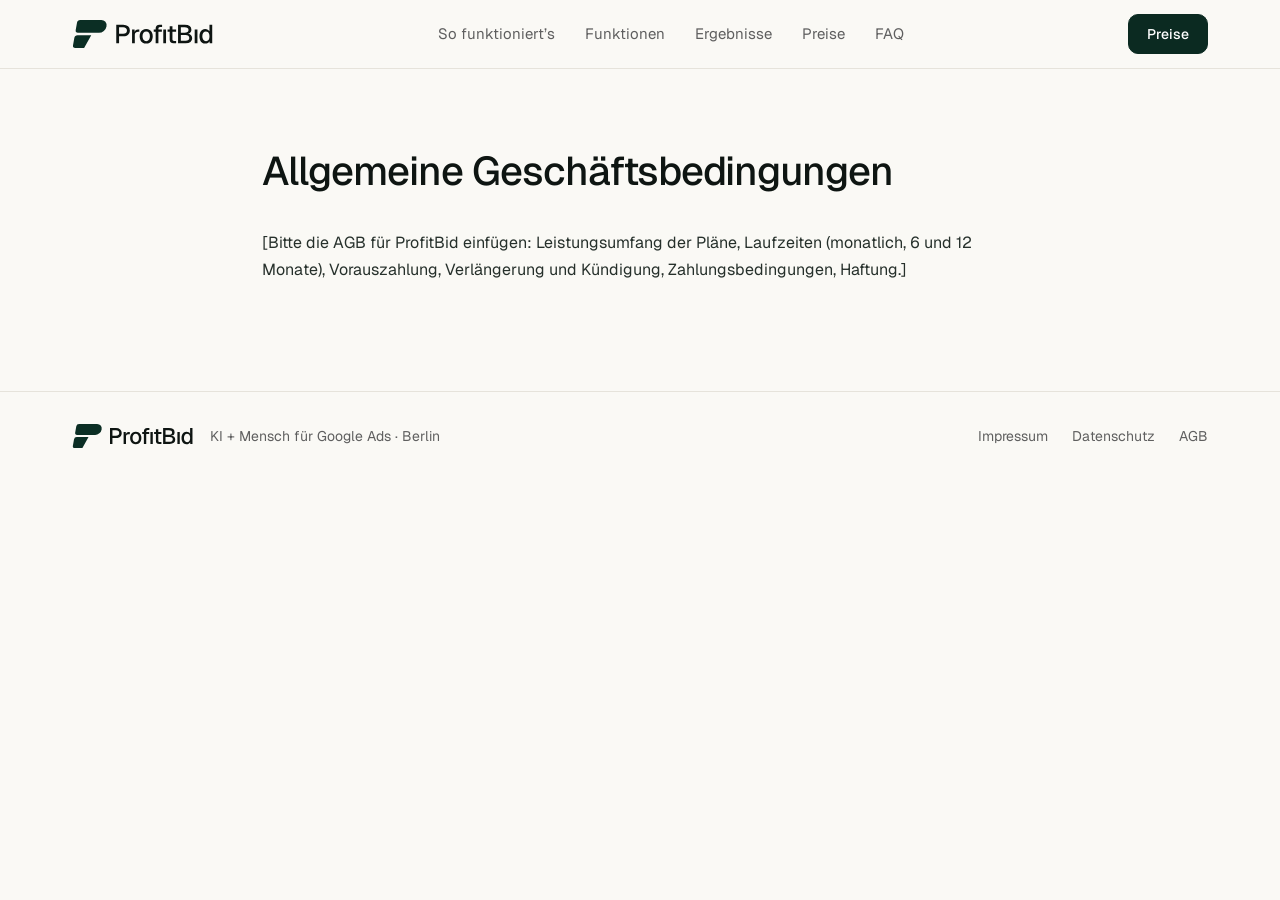
<file: agb.html>
<!doctype html>
<html lang="de">
<head>
<meta charset="utf-8">
<meta name="viewport" content="width=device-width, initial-scale=1, viewport-fit=cover">
<title>Allgemeine Geschäftsbedingungen – ProfitBid</title>
<meta name="description" content="ProfitBid Preise: Starter ab 239 €, Pro ab 359 € pro Monat. Monatlich kündbar oder 6 bzw. 12 Monate mit bis zu 20 % Rabatt.">
<meta name="theme-color" content="#0B2A21">
<meta name="robots" content="noindex">
<meta property="og:type" content="website">
<meta property="og:title" content="ProfitBid – Google Ads auf Premium-Agenturniveau für nur 299 € im Monat">
<meta property="og:description" content="KI arbeitet vor. Profis geben frei. Tägliche Google-Ads-Optimierung ohne Agenturhonorar.">
<meta property="og:image" content="https://www.profitbid.de/assets/img/profitbid-google-ads-ki-mensch-vorschau.png">
<meta property="og:locale" content="de_DE">
<link rel="icon" type="image/svg+xml" href="assets/img/favicon.svg">
<link rel="icon" type="image/png" sizes="32x32" href="assets/img/favicon.png">
<link rel="apple-touch-icon" href="assets/img/apple-touch-icon.png">
<link rel="preconnect" href="https://fonts.googleapis.com">
<link rel="preconnect" href="https://fonts.gstatic.com" crossorigin>
<link href="https://fonts.googleapis.com/css2?family=Geist:wght@400;500;600&family=Geist+Mono:wght@400;500&display=swap" rel="stylesheet">
<link rel="stylesheet" href="assets/css/styles.css?v=20261007f">
</head>
<body>
<header class="nav" id="nav">
  <div class="wrap nav-inner">
    <a href="index.html" class="nav-logo" aria-label="ProfitBid Startseite"><img src="assets/img/profitbid-logo.svg" alt="ProfitBid – Google Ads mit KI und Mensch" width="137" height="28"></a>
    <nav class="nav-links" id="nav-links" aria-label="Hauptnavigation">
      <a href="index.html#so-gehts">So funktioniert’s</a>
      <a href="index.html#funktionen">Funktionen</a>
      <a href="index.html#ergebnisse">Ergebnisse</a>
      <a href="preise.html">Preise</a>
      <a href="index.html#faq">FAQ</a>
    </nav>
    <a href="preise.html" class="btn btn-sm">Preise</a>
    <button class="nav-toggle" id="nav-toggle" aria-label="Menü öffnen" aria-expanded="false" aria-controls="nav-links">
      <svg width="22" height="22" viewBox="0 0 24 24" fill="none" stroke="currentColor" stroke-width="2" stroke-linecap="round" aria-hidden="true"><path d="M4 7h16M4 12h16M4 17h16"/></svg>
    </button>
  </div>
</header>
<main class="wrap legal">
<h1>Allgemeine Geschäftsbedingungen</h1>
<p>[Bitte die AGB für ProfitBid einfügen: Leistungsumfang der Pläne, Laufzeiten (monatlich, 6 und 12 Monate), Vorauszahlung, Verlängerung und Kündigung, Zahlungsbedingungen, Haftung.]</p>
</main>
<footer class="footer">
  <div class="wrap footer-inner">
    <div class="footer-brand"><img src="assets/img/profitbid-logo.svg" alt="ProfitBid"><span>KI + Mensch für Google Ads · Berlin</span></div>
    <nav class="footer-links" aria-label="Rechtliches"><a href="impressum.html">Impressum</a><a href="datenschutz.html">Datenschutz</a><a href="agb.html">AGB</a></nav>
  </div>
</footer>
<script src="assets/js/main.js?v=20261007f" defer></script>
</body>
</html>
</file>
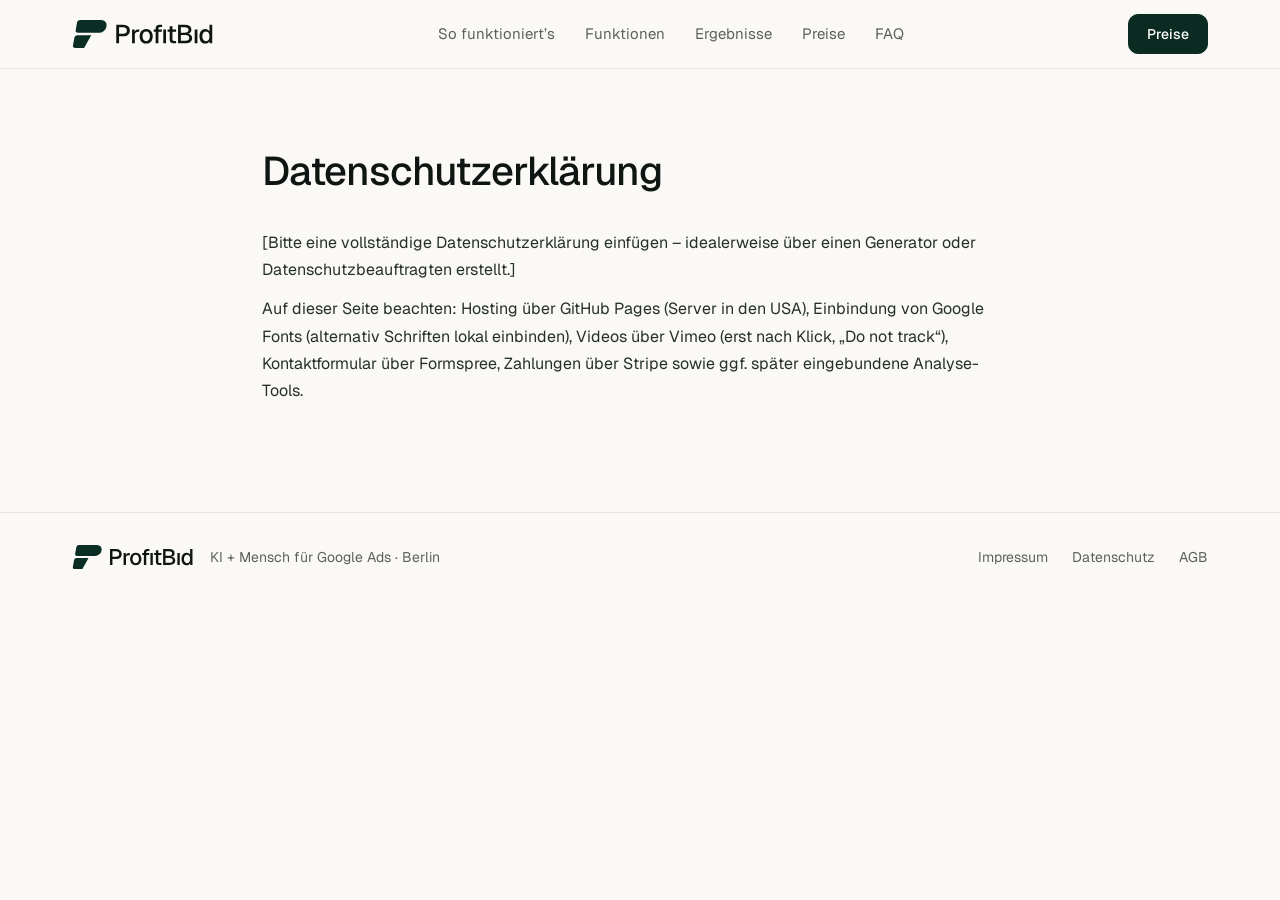
<file: datenschutz.html>
<!doctype html>
<html lang="de">
<head>
<meta charset="utf-8">
<meta name="viewport" content="width=device-width, initial-scale=1, viewport-fit=cover">
<title>Datenschutzerklärung – ProfitBid</title>
<meta name="description" content="ProfitBid Preise: Starter ab 239 €, Pro ab 359 € pro Monat. Monatlich kündbar oder 6 bzw. 12 Monate mit bis zu 20 % Rabatt.">
<meta name="theme-color" content="#0B2A21">
<meta name="robots" content="noindex">
<meta property="og:type" content="website">
<meta property="og:title" content="ProfitBid – Google Ads auf Premium-Agenturniveau für nur 299 € im Monat">
<meta property="og:description" content="KI arbeitet vor. Profis geben frei. Tägliche Google-Ads-Optimierung ohne Agenturhonorar.">
<meta property="og:image" content="https://www.profitbid.de/assets/img/profitbid-google-ads-ki-mensch-vorschau.png">
<meta property="og:locale" content="de_DE">
<link rel="icon" type="image/svg+xml" href="assets/img/favicon.svg">
<link rel="icon" type="image/png" sizes="32x32" href="assets/img/favicon.png">
<link rel="apple-touch-icon" href="assets/img/apple-touch-icon.png">
<link rel="preconnect" href="https://fonts.googleapis.com">
<link rel="preconnect" href="https://fonts.gstatic.com" crossorigin>
<link href="https://fonts.googleapis.com/css2?family=Geist:wght@400;500;600&family=Geist+Mono:wght@400;500&display=swap" rel="stylesheet">
<link rel="stylesheet" href="assets/css/styles.css?v=20261007f">
</head>
<body>
<header class="nav" id="nav">
  <div class="wrap nav-inner">
    <a href="index.html" class="nav-logo" aria-label="ProfitBid Startseite"><img src="assets/img/profitbid-logo.svg" alt="ProfitBid – Google Ads mit KI und Mensch" width="137" height="28"></a>
    <nav class="nav-links" id="nav-links" aria-label="Hauptnavigation">
      <a href="index.html#so-gehts">So funktioniert’s</a>
      <a href="index.html#funktionen">Funktionen</a>
      <a href="index.html#ergebnisse">Ergebnisse</a>
      <a href="preise.html">Preise</a>
      <a href="index.html#faq">FAQ</a>
    </nav>
    <a href="preise.html" class="btn btn-sm">Preise</a>
    <button class="nav-toggle" id="nav-toggle" aria-label="Menü öffnen" aria-expanded="false" aria-controls="nav-links">
      <svg width="22" height="22" viewBox="0 0 24 24" fill="none" stroke="currentColor" stroke-width="2" stroke-linecap="round" aria-hidden="true"><path d="M4 7h16M4 12h16M4 17h16"/></svg>
    </button>
  </div>
</header>
<main class="wrap legal">
<h1>Datenschutzerklärung</h1>
<p>[Bitte eine vollständige Datenschutzerklärung einfügen – idealerweise über einen Generator oder Datenschutzbeauftragten erstellt.]</p>
<p>Auf dieser Seite beachten: Hosting über GitHub Pages (Server in den USA), Einbindung von Google Fonts (alternativ Schriften lokal einbinden), Videos über Vimeo (erst nach Klick, „Do not track“), Kontaktformular über Formspree, Zahlungen über Stripe sowie ggf. später eingebundene Analyse-Tools.</p>
</main>
<footer class="footer">
  <div class="wrap footer-inner">
    <div class="footer-brand"><img src="assets/img/profitbid-logo.svg" alt="ProfitBid"><span>KI + Mensch für Google Ads · Berlin</span></div>
    <nav class="footer-links" aria-label="Rechtliches"><a href="impressum.html">Impressum</a><a href="datenschutz.html">Datenschutz</a><a href="agb.html">AGB</a></nav>
  </div>
</footer>
<script src="assets/js/main.js?v=20261007f" defer></script>
</body>
</html>
</file>
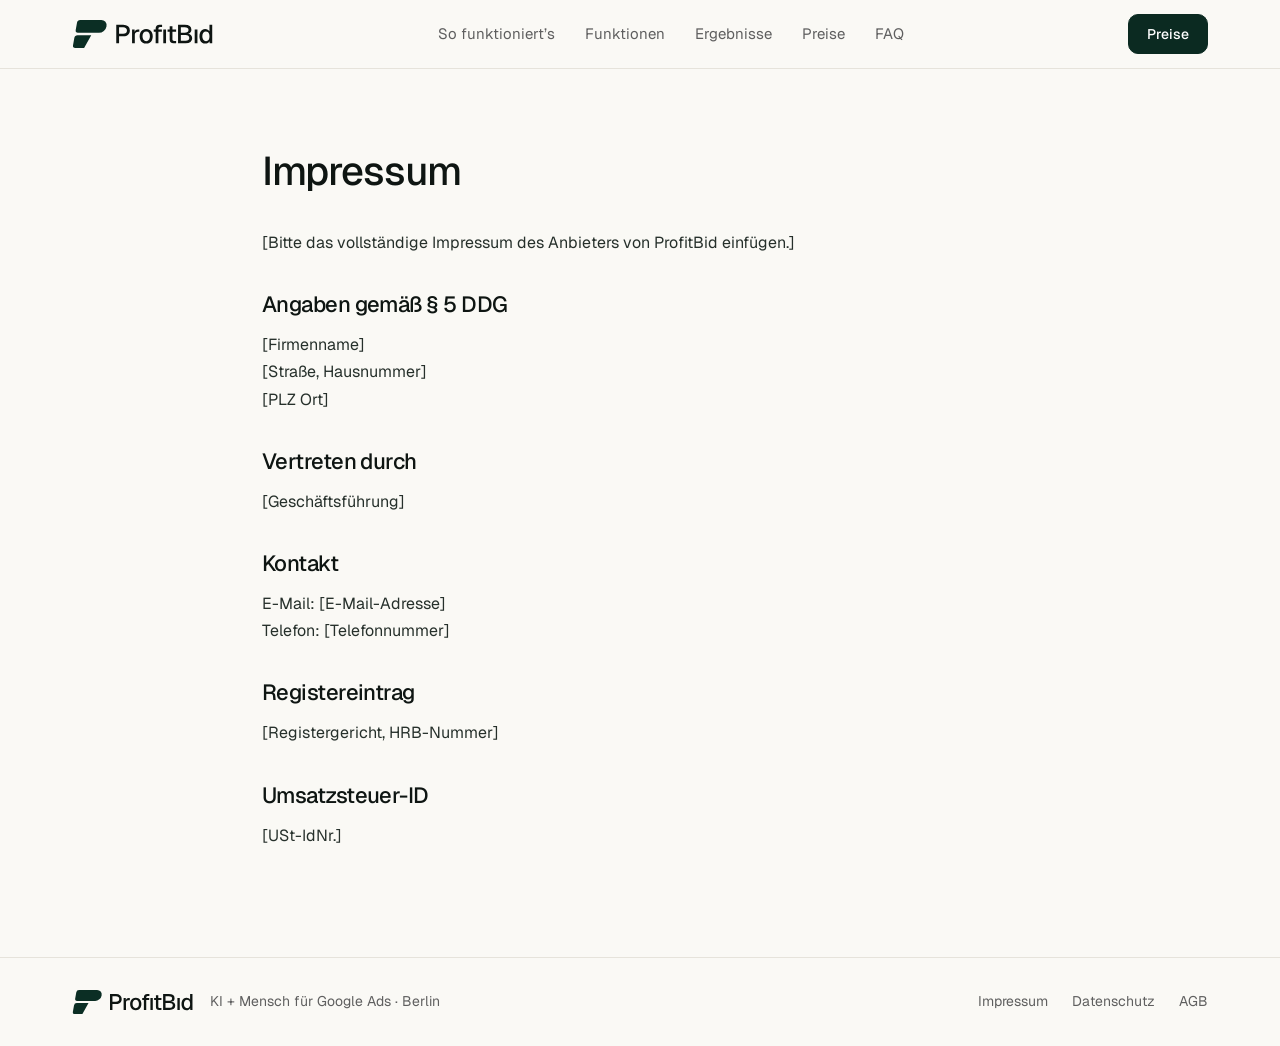
<file: impressum.html>
<!doctype html>
<html lang="de">
<head>
<meta charset="utf-8">
<meta name="viewport" content="width=device-width, initial-scale=1, viewport-fit=cover">
<title>Impressum – ProfitBid</title>
<meta name="description" content="ProfitBid Preise: Starter ab 239 €, Pro ab 359 € pro Monat. Monatlich kündbar oder 6 bzw. 12 Monate mit bis zu 20 % Rabatt.">
<meta name="theme-color" content="#0B2A21">
<meta name="robots" content="noindex">
<meta property="og:type" content="website">
<meta property="og:title" content="ProfitBid – Google Ads auf Premium-Agenturniveau für nur 299 € im Monat">
<meta property="og:description" content="KI arbeitet vor. Profis geben frei. Tägliche Google-Ads-Optimierung ohne Agenturhonorar.">
<meta property="og:image" content="https://www.profitbid.de/assets/img/profitbid-google-ads-ki-mensch-vorschau.png">
<meta property="og:locale" content="de_DE">
<link rel="icon" type="image/svg+xml" href="assets/img/favicon.svg">
<link rel="icon" type="image/png" sizes="32x32" href="assets/img/favicon.png">
<link rel="apple-touch-icon" href="assets/img/apple-touch-icon.png">
<link rel="preconnect" href="https://fonts.googleapis.com">
<link rel="preconnect" href="https://fonts.gstatic.com" crossorigin>
<link href="https://fonts.googleapis.com/css2?family=Geist:wght@400;500;600&family=Geist+Mono:wght@400;500&display=swap" rel="stylesheet">
<link rel="stylesheet" href="assets/css/styles.css?v=20261007f">
</head>
<body>
<header class="nav" id="nav">
  <div class="wrap nav-inner">
    <a href="index.html" class="nav-logo" aria-label="ProfitBid Startseite"><img src="assets/img/profitbid-logo.svg" alt="ProfitBid – Google Ads mit KI und Mensch" width="137" height="28"></a>
    <nav class="nav-links" id="nav-links" aria-label="Hauptnavigation">
      <a href="index.html#so-gehts">So funktioniert’s</a>
      <a href="index.html#funktionen">Funktionen</a>
      <a href="index.html#ergebnisse">Ergebnisse</a>
      <a href="preise.html">Preise</a>
      <a href="index.html#faq">FAQ</a>
    </nav>
    <a href="preise.html" class="btn btn-sm">Preise</a>
    <button class="nav-toggle" id="nav-toggle" aria-label="Menü öffnen" aria-expanded="false" aria-controls="nav-links">
      <svg width="22" height="22" viewBox="0 0 24 24" fill="none" stroke="currentColor" stroke-width="2" stroke-linecap="round" aria-hidden="true"><path d="M4 7h16M4 12h16M4 17h16"/></svg>
    </button>
  </div>
</header>
<main class="wrap legal">
<h1>Impressum</h1>
<p>[Bitte das vollständige Impressum des Anbieters von ProfitBid einfügen.]</p>
<h2>Angaben gemäß § 5 DDG</h2><p>[Firmenname]<br>[Straße, Hausnummer]<br>[PLZ Ort]</p>
<h2>Vertreten durch</h2><p>[Geschäftsführung]</p>
<h2>Kontakt</h2><p>E-Mail: [E-Mail-Adresse]<br>Telefon: [Telefonnummer]</p>
<h2>Registereintrag</h2><p>[Registergericht, HRB-Nummer]</p>
<h2>Umsatzsteuer-ID</h2><p>[USt-IdNr.]</p>
</main>
<footer class="footer">
  <div class="wrap footer-inner">
    <div class="footer-brand"><img src="assets/img/profitbid-logo.svg" alt="ProfitBid"><span>KI + Mensch für Google Ads · Berlin</span></div>
    <nav class="footer-links" aria-label="Rechtliches"><a href="impressum.html">Impressum</a><a href="datenschutz.html">Datenschutz</a><a href="agb.html">AGB</a></nav>
  </div>
</footer>
<script src="assets/js/main.js?v=20261007f" defer></script>
</body>
</html>
</file>
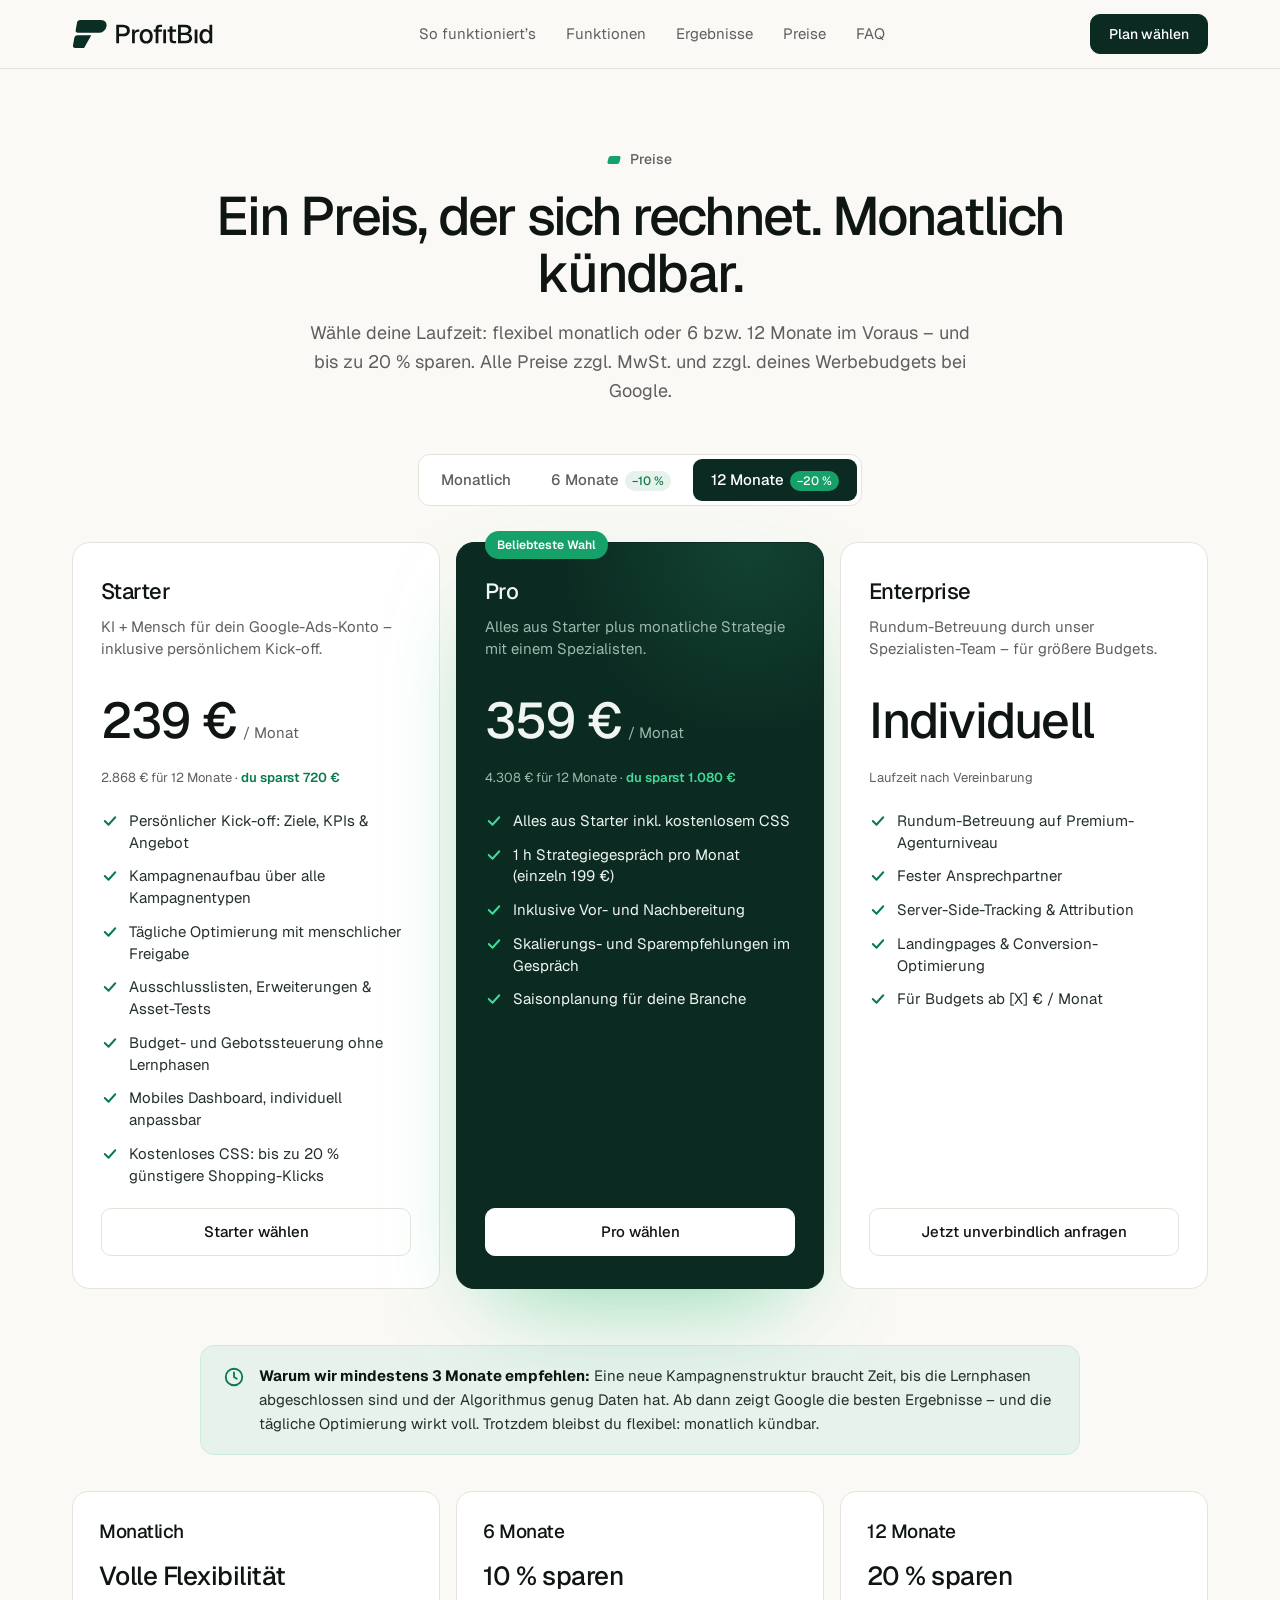
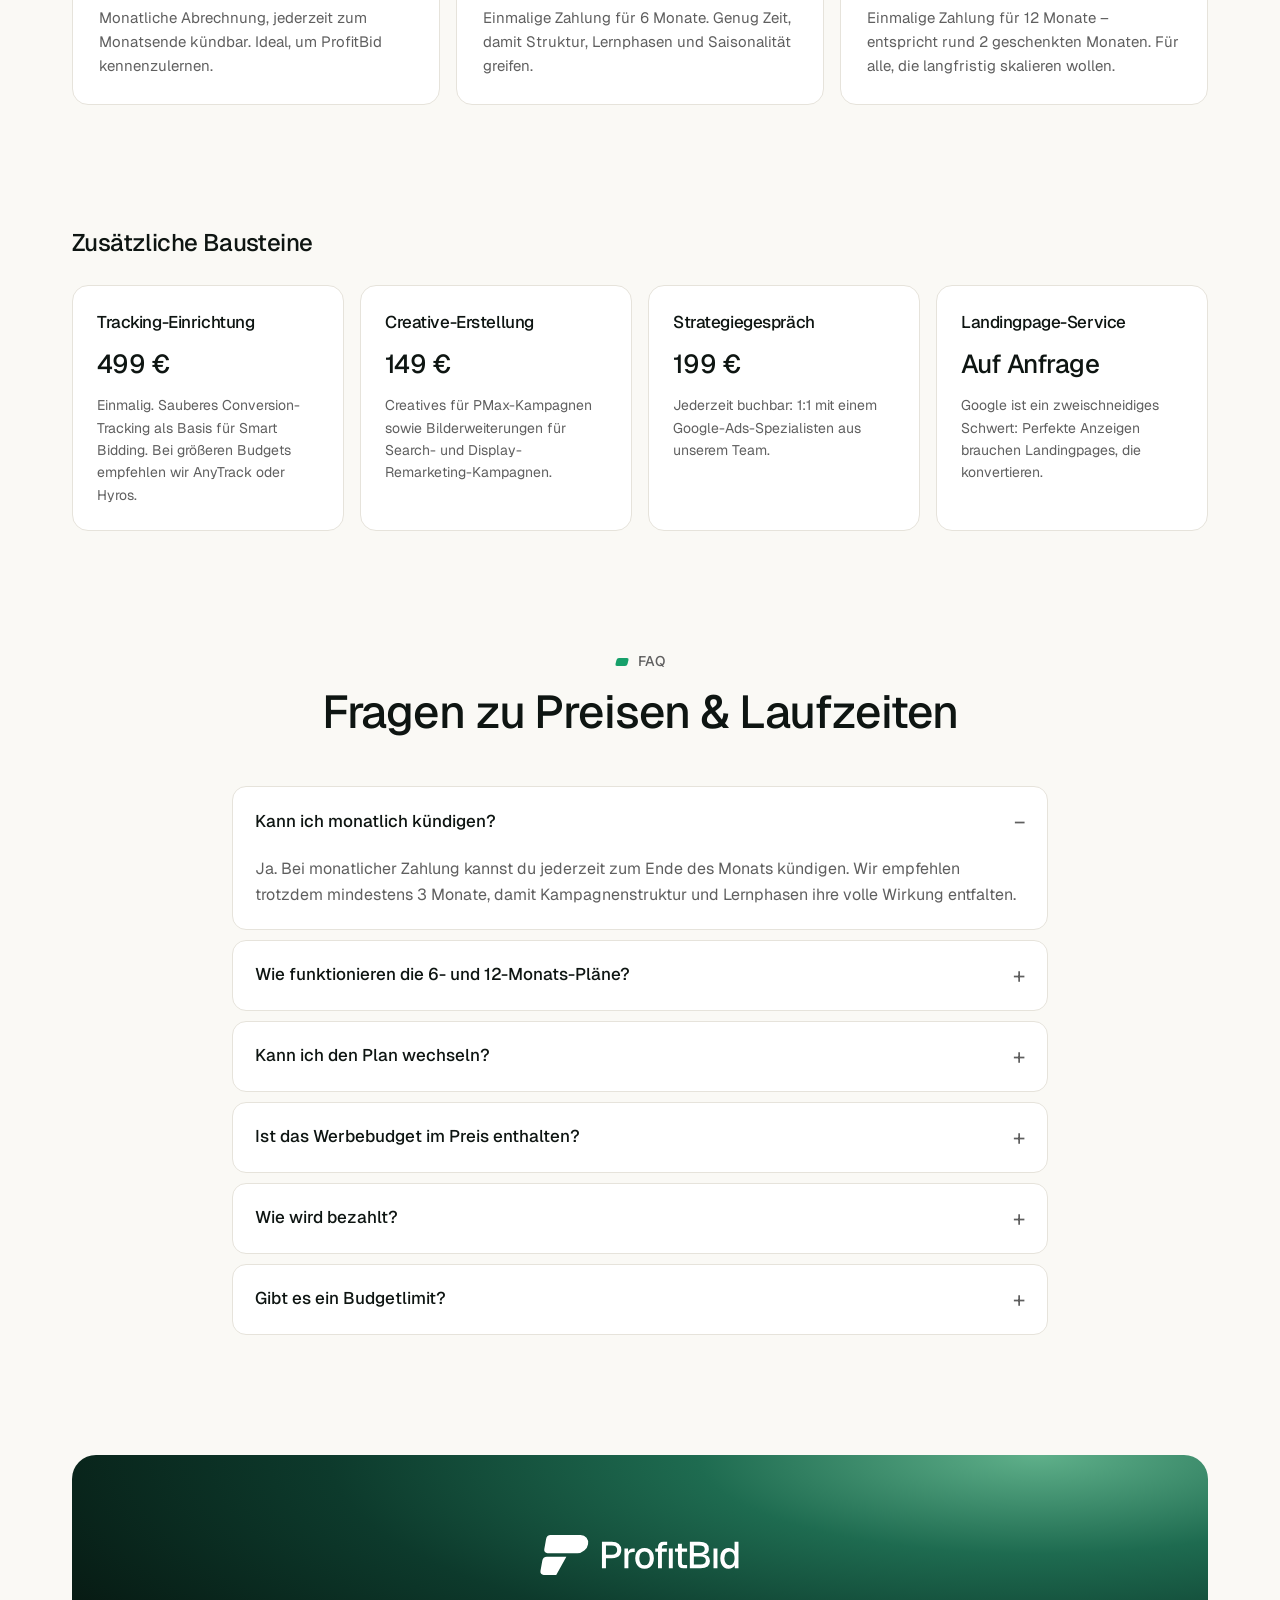
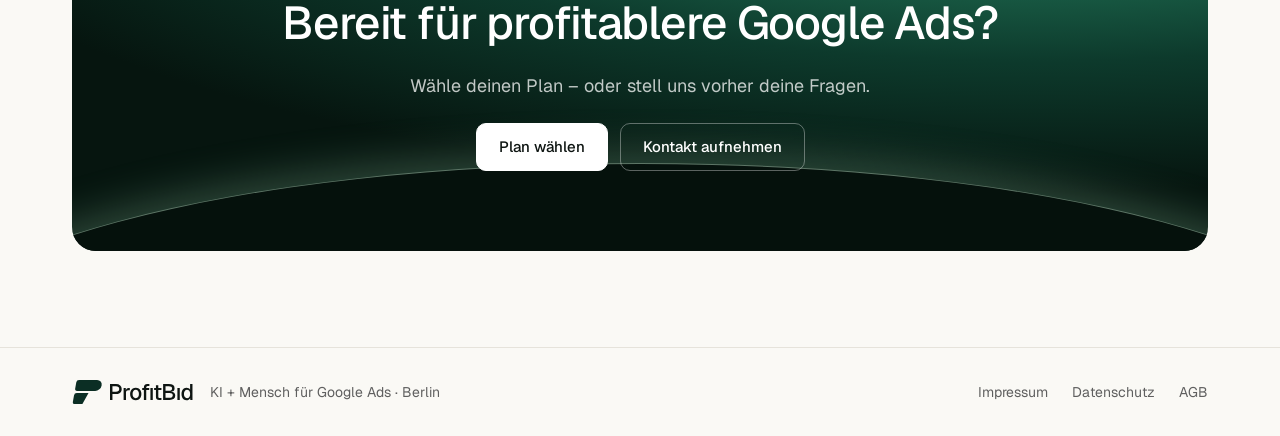
<file: preise.html>
<!doctype html>
<html lang="de">
<head>
<meta charset="utf-8">
<meta name="viewport" content="width=device-width, initial-scale=1, viewport-fit=cover">
<title>Preise – ProfitBid</title>
<meta name="description" content="ProfitBid Preise: Starter ab 239 €, Pro ab 359 € pro Monat. Monatlich kündbar oder 6 bzw. 12 Monate mit bis zu 20 % Rabatt.">
<meta name="theme-color" content="#0B2A21">
<link rel="canonical" href="https://www.profitbid.de/preise.html">
<meta property="og:type" content="website">
<meta property="og:title" content="ProfitBid – Google Ads auf Premium-Agenturniveau für nur 299 € im Monat">
<meta property="og:description" content="KI arbeitet vor. Profis geben frei. Tägliche Google-Ads-Optimierung ohne Agenturhonorar.">
<meta property="og:image" content="https://www.profitbid.de/assets/img/profitbid-google-ads-ki-mensch-vorschau.png">
<meta property="og:locale" content="de_DE">
<link rel="icon" type="image/svg+xml" href="assets/img/favicon.svg">
<link rel="icon" type="image/png" sizes="32x32" href="assets/img/favicon.png">
<link rel="apple-touch-icon" href="assets/img/apple-touch-icon.png">
<link rel="preconnect" href="https://fonts.googleapis.com">
<link rel="preconnect" href="https://fonts.gstatic.com" crossorigin>
<link href="https://fonts.googleapis.com/css2?family=Geist:wght@400;500;600&family=Geist+Mono:wght@400;500&display=swap" rel="stylesheet">
<link rel="stylesheet" href="assets/css/styles.css?v=20261007f">
</head>
<body>
<header class="nav" id="nav">
  <div class="wrap nav-inner">
    <a href="index.html" class="nav-logo" aria-label="ProfitBid Startseite"><img src="assets/img/profitbid-logo.svg" alt="ProfitBid – Google Ads mit KI und Mensch" width="137" height="28"></a>
    <nav class="nav-links" id="nav-links" aria-label="Hauptnavigation">
      <a href="index.html#so-gehts">So funktioniert’s</a>
      <a href="index.html#funktionen">Funktionen</a>
      <a href="index.html#ergebnisse">Ergebnisse</a>
      <a href="preise.html">Preise</a>
      <a href="#preis-faq">FAQ</a>
    </nav>
    <a href="#plaene" class="btn btn-sm">Plan wählen</a>
    <button class="nav-toggle" id="nav-toggle" aria-label="Menü öffnen" aria-expanded="false" aria-controls="nav-links">
      <svg width="22" height="22" viewBox="0 0 24 24" fill="none" stroke="currentColor" stroke-width="2" stroke-linecap="round" aria-hidden="true"><path d="M4 7h16M4 12h16M4 17h16"/></svg>
    </button>
  </div>
</header>
<main id="main">
<section class="wrap page-hero">
  <div class="eyebrow">Preise</div>
  <h1>Ein Preis, der sich rechnet. Monatlich kündbar.</h1>
  <p>Wähle deine Laufzeit: flexibel monatlich oder 6 bzw. 12 Monate im Voraus – und bis zu 20 % sparen. Alle Preise zzgl. MwSt. und zzgl. deines Werbebudgets bei Google.</p>
</section>

<section id="plaene" class="wrap" style="padding-bottom:56px">
  <div style="display:flex;justify-content:center">
    <div class="seg" role="group" aria-label="Laufzeit wählen">
      <button type="button" class="seg-btn" data-term="1" aria-pressed="false">Monatlich</button>
      <button type="button" class="seg-btn" data-term="6" aria-pressed="false">6 Monate<span class="save">−10 %</span></button>
      <button type="button" class="seg-btn is-active" data-term="12" aria-pressed="true">12 Monate<span class="save">−20 %</span></button>
    </div>
  </div>
  <div class="grid-3" style="align-items:stretch"><div class="plan"><div><h3>Starter</h3><p class="plan-desc">KI + Mensch für dein Google-Ads-Konto – inklusive persönlichem Kick-off.</p></div><div class="plan-price"><strong data-price-1="299 €" data-price-6="269 €" data-price-12="239 €">239 €</strong><span>/ Monat</span></div><div class="plan-total" data-price-1="Monatlich kündbar" data-price-6="1.614 € für 6 Monate · &lt;b&gt;du sparst 180 €&lt;/b&gt;" data-price-12="2.868 € für 12 Monate · &lt;b&gt;du sparst 720 €&lt;/b&gt;">2.868 € für 12 Monate · <b>du sparst 720 €</b></div><ul><li><svg class="check" width="18" height="18" viewBox="0 0 24 24" fill="none" stroke="currentColor" stroke-width="2.6" stroke-linecap="round" stroke-linejoin="round" aria-hidden="true"><path d="M5 12l5 5L19 7"/></svg>Persönlicher Kick-off: Ziele, KPIs &amp; Angebot</li><li><svg class="check" width="18" height="18" viewBox="0 0 24 24" fill="none" stroke="currentColor" stroke-width="2.6" stroke-linecap="round" stroke-linejoin="round" aria-hidden="true"><path d="M5 12l5 5L19 7"/></svg>Kampagnenaufbau über alle Kampagnentypen</li><li><svg class="check" width="18" height="18" viewBox="0 0 24 24" fill="none" stroke="currentColor" stroke-width="2.6" stroke-linecap="round" stroke-linejoin="round" aria-hidden="true"><path d="M5 12l5 5L19 7"/></svg>Tägliche Optimierung mit menschlicher Freigabe</li><li><svg class="check" width="18" height="18" viewBox="0 0 24 24" fill="none" stroke="currentColor" stroke-width="2.6" stroke-linecap="round" stroke-linejoin="round" aria-hidden="true"><path d="M5 12l5 5L19 7"/></svg>Ausschlusslisten, Erweiterungen &amp; Asset-Tests</li><li><svg class="check" width="18" height="18" viewBox="0 0 24 24" fill="none" stroke="currentColor" stroke-width="2.6" stroke-linecap="round" stroke-linejoin="round" aria-hidden="true"><path d="M5 12l5 5L19 7"/></svg>Budget- und Gebotssteuerung ohne Lernphasen</li><li><svg class="check" width="18" height="18" viewBox="0 0 24 24" fill="none" stroke="currentColor" stroke-width="2.6" stroke-linecap="round" stroke-linejoin="round" aria-hidden="true"><path d="M5 12l5 5L19 7"/></svg>Mobiles Dashboard, individuell anpassbar</li><li><svg class="check" width="18" height="18" viewBox="0 0 24 24" fill="none" stroke="currentColor" stroke-width="2.6" stroke-linecap="round" stroke-linejoin="round" aria-hidden="true"><path d="M5 12l5 5L19 7"/></svg>Kostenloses CSS: bis zu 20 % günstigere Shopping-Klicks</li></ul><a href="index.html#kontakt" class="btn-ghost btn-block" data-link-1="" data-link-6="" data-link-12="">Starter wählen</a></div><div class="plan hl"><div class="plan-flag">Beliebteste Wahl</div><div><h3>Pro</h3><p class="plan-desc">Alles aus Starter plus monatliche Strategie mit einem Spezialisten.</p></div><div class="plan-price"><strong data-price-1="449 €" data-price-6="399 €" data-price-12="359 €">359 €</strong><span>/ Monat</span></div><div class="plan-total" data-price-1="Monatlich kündbar" data-price-6="2.394 € für 6 Monate · &lt;b&gt;du sparst 300 €&lt;/b&gt;" data-price-12="4.308 € für 12 Monate · &lt;b&gt;du sparst 1.080 €&lt;/b&gt;">4.308 € für 12 Monate · <b>du sparst 1.080 €</b></div><ul><li><svg class="check" width="18" height="18" viewBox="0 0 24 24" fill="none" stroke="currentColor" stroke-width="2.6" stroke-linecap="round" stroke-linejoin="round" aria-hidden="true"><path d="M5 12l5 5L19 7"/></svg>Alles aus Starter inkl. kostenlosem CSS</li><li><svg class="check" width="18" height="18" viewBox="0 0 24 24" fill="none" stroke="currentColor" stroke-width="2.6" stroke-linecap="round" stroke-linejoin="round" aria-hidden="true"><path d="M5 12l5 5L19 7"/></svg>1 h Strategiegespräch pro Monat (einzeln 199 €)</li><li><svg class="check" width="18" height="18" viewBox="0 0 24 24" fill="none" stroke="currentColor" stroke-width="2.6" stroke-linecap="round" stroke-linejoin="round" aria-hidden="true"><path d="M5 12l5 5L19 7"/></svg>Inklusive Vor- und Nachbereitung</li><li><svg class="check" width="18" height="18" viewBox="0 0 24 24" fill="none" stroke="currentColor" stroke-width="2.6" stroke-linecap="round" stroke-linejoin="round" aria-hidden="true"><path d="M5 12l5 5L19 7"/></svg>Skalierungs- und Sparempfehlungen im Gespräch</li><li><svg class="check" width="18" height="18" viewBox="0 0 24 24" fill="none" stroke="currentColor" stroke-width="2.6" stroke-linecap="round" stroke-linejoin="round" aria-hidden="true"><path d="M5 12l5 5L19 7"/></svg>Saisonplanung für deine Branche</li></ul><a href="index.html#kontakt" class="btn btn-block" data-link-1="" data-link-6="" data-link-12="">Pro wählen</a></div><div class="plan"><div><h3>Enterprise</h3><p class="plan-desc">Rundum-Betreuung durch unser Spezialisten-Team – für größere Budgets.</p></div><div class="plan-price"><strong>Individuell</strong></div><div class="plan-total">Laufzeit nach Vereinbarung</div><ul><li><svg class="check" width="18" height="18" viewBox="0 0 24 24" fill="none" stroke="currentColor" stroke-width="2.6" stroke-linecap="round" stroke-linejoin="round" aria-hidden="true"><path d="M5 12l5 5L19 7"/></svg>Rundum-Betreuung auf Premium-Agenturniveau</li><li><svg class="check" width="18" height="18" viewBox="0 0 24 24" fill="none" stroke="currentColor" stroke-width="2.6" stroke-linecap="round" stroke-linejoin="round" aria-hidden="true"><path d="M5 12l5 5L19 7"/></svg>Fester Ansprechpartner</li><li><svg class="check" width="18" height="18" viewBox="0 0 24 24" fill="none" stroke="currentColor" stroke-width="2.6" stroke-linecap="round" stroke-linejoin="round" aria-hidden="true"><path d="M5 12l5 5L19 7"/></svg>Server-Side-Tracking &amp; Attribution</li><li><svg class="check" width="18" height="18" viewBox="0 0 24 24" fill="none" stroke="currentColor" stroke-width="2.6" stroke-linecap="round" stroke-linejoin="round" aria-hidden="true"><path d="M5 12l5 5L19 7"/></svg>Landingpages &amp; Conversion-Optimierung</li><li><svg class="check" width="18" height="18" viewBox="0 0 24 24" fill="none" stroke="currentColor" stroke-width="2.6" stroke-linecap="round" stroke-linejoin="round" aria-hidden="true"><path d="M5 12l5 5L19 7"/></svg>Für Budgets ab [X] € / Monat</li></ul><a href="index.html#kontakt" class="btn-ghost btn-block">Jetzt unverbindlich anfragen</a></div></div>
</section>

<section class="wrap section">
  <div class="term-note"><svg width="22" height="22" viewBox="0 0 24 24" fill="none" stroke="#c79bff" stroke-width="2" stroke-linecap="round" stroke-linejoin="round" aria-hidden="true"><circle cx="12" cy="12" r="9"/><path d="M12 7v5l3 2"/></svg><p><strong>Warum wir mindestens 3 Monate empfehlen:</strong> Eine neue Kampagnenstruktur braucht Zeit, bis die Lernphasen abgeschlossen sind und der Algorithmus genug Daten hat. Ab dann zeigt Google die besten Ergebnisse – und die tägliche Optimierung wirkt voll. Trotzdem bleibst du flexibel: monatlich kündbar.</p></div>
  <div class="grid-3 terms-grid">
    <div class="card"><h3>Monatlich</h3><div class="big">Volle Flexibilität</div><p>Monatliche Abrechnung, jederzeit zum Monatsende kündbar. Ideal, um ProfitBid kennenzulernen.</p></div>
    <div class="card"><h3>6 Monate</h3><div class="big grad">10 % sparen</div><p>Einmalige Zahlung für 6 Monate. Genug Zeit, damit Struktur, Lernphasen und Saisonalität greifen.</p></div>
    <div class="card"><h3>12 Monate</h3><div class="big grad">20 % sparen</div><p>Einmalige Zahlung für 12 Monate – entspricht rund 2 geschenkten Monaten. Für alle, die langfristig skalieren wollen.</p></div>
  </div>
</section>

<section class="wrap section">
  <h2 class="addons-title">Zusätzliche Bausteine</h2>
  <div class="grid-4"><div class="card addon"><h3>Tracking-Einrichtung</h3><strong class="grad">499 €</strong><p>Einmalig. Sauberes Conversion-Tracking als Basis für Smart Bidding. Bei größeren Budgets empfehlen wir AnyTrack oder Hyros.</p></div><div class="card addon"><h3>Creative-Erstellung</h3><strong class="grad">149 €</strong><p>Creatives für PMax-Kampagnen sowie Bilderweiterungen für Search- und Display-Remarketing-Kampagnen.</p></div><div class="card addon"><h3>Strategiegespräch</h3><strong class="grad">199 €</strong><p>Jederzeit buchbar: 1:1 mit einem Google-Ads-Spezialisten aus unserem Team.</p></div><div class="card addon"><h3>Landingpage-Service</h3><strong class="grad">Auf Anfrage</strong><p>Google ist ein zweischneidiges Schwert: Perfekte Anzeigen brauchen Landingpages, die konvertieren.</p></div></div>
</section>

<section id="preis-faq" class="wrap section faq">
  <div class="head center"><div class="eyebrow">FAQ</div><h2>Fragen zu Preisen &amp; Laufzeiten</h2></div>
  <div class="faq-list"><details open><summary>Kann ich monatlich kündigen?</summary><p>Ja. Bei monatlicher Zahlung kannst du jederzeit zum Ende des Monats kündigen. Wir empfehlen trotzdem mindestens 3 Monate, damit Kampagnenstruktur und Lernphasen ihre volle Wirkung entfalten.</p></details><details><summary>Wie funktionieren die 6- und 12-Monats-Pläne?</summary><p>Du zahlst die Laufzeit im Voraus und sparst dafür 10 % (6 Monate) bzw. 20 % (12 Monate) gegenüber der monatlichen Zahlung. [Regelung zur Verlängerung und Kündigung gemäß AGB eintragen]</p></details><details><summary>Kann ich den Plan wechseln?</summary><p>[Regelung für Up- und Downgrades eintragen]</p></details><details><summary>Ist das Werbebudget im Preis enthalten?</summary><p>Nein. Dein Werbebudget zahlst du direkt an Google. Die ProfitBid-Gebühr deckt KI-Optimierung, menschliche Freigabe, Dashboard und Support ab.</p></details><details><summary>Wie wird bezahlt?</summary><p>Die Zahlung läuft sicher über Stripe – per Kreditkarte, SEPA-Lastschrift und weiteren gängigen Zahlungsarten.</p></details><details><summary>Gibt es ein Budgetlimit?</summary><p>[Maximales Werbebudget je Plan eintragen]</p></details></div>
</section>

<section class="wrap" style="padding-bottom:96px">
  <div class="cta">
    <img src="assets/img/profitbid-logo-weiss.svg" alt="ProfitBid Logo">
    <h2>Bereit für profitablere Google Ads?</h2>
    <p>Wähle deinen Plan – oder stell uns vorher deine Fragen.</p>
    <div class="hero-ctas" style="justify-content:center"><a href="#plaene" class="btn">Plan wählen</a><a href="index.html#kontakt" class="btn-ghost">Kontakt aufnehmen</a></div>
  </div>
</section>
</main>
<footer class="footer">
  <div class="wrap footer-inner">
    <div class="footer-brand"><img src="assets/img/profitbid-logo.svg" alt="ProfitBid"><span>KI + Mensch für Google Ads · Berlin</span></div>
    <nav class="footer-links" aria-label="Rechtliches"><a href="impressum.html">Impressum</a><a href="datenschutz.html">Datenschutz</a><a href="agb.html">AGB</a></nav>
  </div>
</footer>
<script src="assets/js/main.js?v=20261007f" defer></script>
</body>
</html>
</file>
<file: assets/css/styles.css>
/* ProfitBid – Styles (helles Design, eigenständige Marke) */
:root{
  --bg:#FAF9F5; --surface:#FFFFFF; --surface-2:#F3F1EB; --line:#E6E3DB; --line-2:#EFECE5;
  --text:#0E0E0E; --muted:#5F5F5F; --dim:#9A9A94; --soft:#2A2A2A;
  --green:#12B76A; --green-t:#087A46; --green-soft:#E8F6EE;
  --dark:#111311; --dark-2:#191C1A; --dark-line:#2A2E2B; --dark-text:#F2F2EE; --dark-muted:#A3A8A4;
  --red:#E5484D; --amber:#B7791F;
  --radius:16px; --wrap:1200px;
}
*{box-sizing:border-box}
html{scroll-behavior:smooth;scroll-padding-top:84px}
body{margin:0;background:var(--bg);color:var(--text);font-family:'Geist',system-ui,-apple-system,'Segoe UI',sans-serif;-webkit-font-smoothing:antialiased;line-height:1.5;overflow-x:hidden}
img{max-width:100%;height:auto;display:block}
a{color:var(--text);text-decoration:underline;text-decoration-color:var(--line);text-underline-offset:3px}
a:hover{text-decoration-color:var(--text)}
:focus-visible{outline:2px solid var(--green);outline-offset:3px;border-radius:6px}
h1,h2,h3{margin:0;font-weight:500;letter-spacing:-.025em}
p{margin:0}
.mono{font-family:'Geist Mono',ui-monospace,monospace}
.wrap{max-width:var(--wrap);margin:0 auto;padding:0 32px}
.section{padding-bottom:120px}
.dim{color:var(--dim)}
.grad{color:var(--text)}
.eyebrow{display:inline-flex;align-items:center;gap:10px;font-size:14px;color:var(--muted);font-weight:500}
.eyebrow::before{content:"";width:9px;height:9px;border-radius:2px;background:var(--green)}
.head{display:flex;flex-direction:column;gap:16px;max-width:820px;margin-bottom:48px}
.head h2{font-size:46px;line-height:1.08}
.head p{font-size:18px;line-height:1.6;color:var(--muted)}
.head.center{align-items:center;text-align:center;margin-left:auto;margin-right:auto}
.card{background:var(--surface);border:1px solid var(--line);border-radius:var(--radius)}
.muted{color:var(--muted)}
.grid-2{display:grid;grid-template-columns:repeat(2,minmax(0,1fr));gap:16px}
.grid-3{display:grid;grid-template-columns:repeat(3,minmax(0,1fr));gap:16px}
.grid-4{display:grid;grid-template-columns:repeat(4,minmax(0,1fr));gap:16px}
.check{flex-shrink:0;margin-top:2px}
[hidden]{display:none!important}

/* Buttons */
.btn,.btn-ghost{display:inline-flex;align-items:center;justify-content:center;gap:10px;min-height:48px;padding:0 22px;border-radius:10px;font-weight:500;font-size:15px;text-decoration:none;cursor:pointer;font-family:inherit;transition:background .15s,border-color .15s,transform .15s}
.btn{background:var(--text);color:#fff;border:1px solid var(--text)}
.btn:hover{background:#2A2A2A;color:#fff;transform:translateY(-1px)}
.btn-ghost{background:var(--surface);color:var(--text);border:1px solid var(--line)}
.btn-ghost:hover{border-color:var(--text)}
.btn-sm{min-height:40px;padding:0 18px;font-size:14px}
.btn-block{width:100%}

/* Nav */
.nav{position:sticky;top:0;z-index:50;background:rgba(250,249,245,.88);backdrop-filter:blur(12px);-webkit-backdrop-filter:blur(12px);border-bottom:1px solid var(--line)}
.nav-inner{display:flex;align-items:center;justify-content:space-between;gap:24px;padding-top:14px;padding-bottom:14px}
.nav-logo{text-decoration:none}
.nav-logo img{height:30px;width:auto}
.nav-links{display:flex;gap:30px;font-size:15px}
.nav-links a{color:var(--muted);text-decoration:none}
.nav-links a:hover{color:var(--text)}
.nav-toggle{display:none;background:var(--surface);border:1px solid var(--line);border-radius:10px;width:44px;height:44px;color:var(--text);cursor:pointer;align-items:center;justify-content:center}

/* Hero */
.hero{display:grid;grid-template-columns:repeat(2,minmax(0,1fr));gap:56px;align-items:center;padding-top:88px;padding-bottom:72px}
.hero-copy{display:flex;flex-direction:column;gap:28px}
.pill{display:inline-flex;align-self:flex-start;align-items:center;gap:10px;padding:7px 14px;border:1px solid var(--line);background:var(--surface);border-radius:999px;font-size:14px;color:var(--muted)}
.live-dot{width:8px;height:8px;border-radius:50%;background:var(--green);animation:pulse 1.6s infinite}
.hero h1{font-size:62px;line-height:1.02;letter-spacing:-.035em}
.hero h1 .hero-sub{display:block;font-size:36px;line-height:1.2;margin-top:14px;color:var(--dim);letter-spacing:-.02em}
.hero-lead{font-size:19px;line-height:1.6;color:var(--muted);max-width:540px}
.hero-ctas{display:flex;gap:12px;flex-wrap:wrap}
.trust{display:flex;align-items:center;gap:12px;flex-wrap:wrap;padding-top:6px}
.trust-chip{background:var(--surface);border:1px solid var(--line);border-radius:12px;padding:10px 14px;display:flex;flex-direction:column;justify-content:center;gap:3px;min-height:64px}
.trust-chip img.zw{height:22px;width:auto}
.trust-chip .tp-stars{display:flex;gap:3px}
.trust-chip .tp-text{font-size:13px;color:var(--text);font-weight:600}
.trust-chip .zw-text,.trust-chip .chip-sub{font-size:11px;color:var(--muted);font-weight:500}

/* Dunkle Produkt-Karten */
.log,.stats,.phone,.demo{background:var(--dark);color:var(--dark-text);border-color:var(--dark-line)}
.log{overflow:hidden;box-shadow:0 30px 80px -40px rgba(10,40,25,.45)}
.log-head,.log-foot{display:flex;align-items:center;justify-content:space-between;padding:16px 20px;border-bottom:1px solid var(--dark-line)}
.log-foot{border-bottom:0;border-top:1px solid var(--dark-line);font-size:12px;color:var(--dark-muted);padding:12px 20px}
.log-title{font-size:13px;color:var(--dark-muted)}
.log-live{display:flex;align-items:center;gap:8px;font-size:12px;color:#3DDC97}
.log-body{padding:20px;display:flex;flex-direction:column;gap:12px;min-height:452px}
.log-item{background:var(--dark-2);border:1px solid var(--dark-line);border-radius:12px;padding:14px 16px;display:flex;flex-direction:column;gap:10px;animation:fadeUp .45s ease both}
.log-row{display:flex;justify-content:space-between;align-items:center;gap:12px}
.log-tag,.log-time{font-size:11px;color:var(--dark-muted);letter-spacing:.06em}
.log-text{font-size:15px;line-height:1.45;color:var(--dark-text)}
.log-impact{font-size:13px;color:#7FE3B4}
.badge-ok{display:flex;align-items:center;gap:6px;font-size:12px;font-weight:600;color:#06140D;background:#3DDC97;padding:5px 10px;border-radius:999px;animation:pop .4s ease both;white-space:nowrap}
.badge-wait{display:flex;align-items:center;gap:6px;font-size:12px;font-weight:600;color:#F5C451;border:1px solid #5A4A1C;padding:4px 10px;border-radius:999px;white-space:nowrap}
.badge-wait i{width:6px;height:6px;border-radius:50%;background:#F5C451;animation:pulse 1.6s infinite}

/* Logos */
.logos{padding:32px 0 64px;border-top:1px solid var(--line);border-bottom:1px solid var(--line)}
.logos-title{text-align:center;font-size:14px;color:var(--muted);margin-bottom:28px;padding:0 24px}
.marquee-mask{overflow:hidden;-webkit-mask-image:linear-gradient(90deg,transparent,#000 10%,#000 90%,transparent);mask-image:linear-gradient(90deg,transparent,#000 10%,#000 90%,transparent)}
.marquee{display:flex;gap:72px;width:max-content;align-items:center;animation:marquee 40s linear infinite}
.marquee img{width:auto;filter:brightness(0);opacity:.55}
.marquee .wordmark{font-size:23px;font-weight:600;color:var(--text);opacity:.55;white-space:nowrap;letter-spacing:-.01em}

/* Problem */
.problem{padding-top:120px}
.pain{padding:26px;display:flex;flex-direction:column;gap:14px}
.pain-num{font-size:13px;color:var(--dim)}
.pain h3{font-size:19px;line-height:1.3}
.pain p{font-size:15px;line-height:1.6;color:var(--muted)}

/* Stats (dunkel) */
.stats{padding:48px;display:flex;flex-direction:column;gap:40px;border-radius:20px}
.stats .eyebrow{color:var(--dark-muted)}
.stats-top{display:flex;justify-content:space-between;align-items:flex-end;gap:32px;flex-wrap:wrap}
.stats-top h2{font-size:42px;line-height:1.1;color:var(--dark-text)}
.stats-top .dim{color:#6E746F}
.stats-top p{font-size:17px;line-height:1.6;color:var(--dark-muted)}
.stats-source{font-size:13px;color:var(--dark-muted)}
.stat{display:flex;flex-direction:column;gap:8px;padding-left:20px;border-left:2px solid #3DDC97}
.stat-value{font-size:40px;font-weight:500;letter-spacing:-.03em;white-space:nowrap;color:var(--dark-text)}
.stat-label{font-size:15px;color:var(--dark-muted)}
.legend{display:flex;gap:28px;font-size:13px;color:var(--dark-muted)}
.legend span{display:flex;align-items:center;gap:8px}
.legend i{width:18px;height:3px;border-radius:2px;display:inline-block}
.axis{display:flex;justify-content:space-between;font-size:12px;color:var(--dark-muted);margin-top:-28px}
.stats-foot{display:flex;justify-content:space-between;align-items:center;gap:20px;flex-wrap:wrap}
.stats line{stroke:var(--dark-line)}
.draw{stroke-dasharray:1600;stroke-dashoffset:1600}
.in-view .draw,.in-view .draw.d2{animation:draw 5s ease-in-out forwards}

/* Flow */
.flow-line{position:relative;height:2px;background:var(--line);margin:0 8%}
.flow-dot{position:absolute;top:-4px;width:10px;height:10px;border-radius:2px;background:var(--green);animation:flowDot 4s linear infinite}
.flow-grid{margin-top:-40px}
.flow-card{padding:26px;display:flex;flex-direction:column;gap:14px}
.flow-num{width:44px;height:44px;border-radius:10px;background:var(--surface-2);border:1px solid var(--line);display:flex;align-items:center;justify-content:center;color:var(--text);font-weight:500}
.flow-card h3{font-size:20px}
.flow-card p{font-size:15px;line-height:1.6;color:var(--muted)}

/* Features */
.feat{padding:22px;display:flex;flex-direction:column;gap:18px}
.feat h3{font-size:19px}
.feat p{font-size:15px;line-height:1.6;color:var(--muted)}
.demo{height:200px;border-radius:12px;border:1px solid var(--dark-line);overflow:hidden;position:relative}
.terms{display:flex;flex-direction:column;gap:10px;padding:14px;animation:scrollUp 14s linear infinite}
.term{display:flex;justify-content:space-between;align-items:center;font-size:13px}
.term .ok{color:#D6DAD7}.term .ok-l{color:#3DDC97;font-size:11px}
.term .bad{position:relative;color:#FF9AAC;animation:fadeRed 3.5s ease infinite}
.term .bad::after{content:"";position:absolute;left:0;top:50%;height:2px;background:#FF5A7A;animation:strike 3.5s ease infinite}
.term .bad-l{color:#FF5A7A;font-size:11px}
.qf{padding:22px;display:flex;flex-direction:column;justify-content:center;gap:18px}
.qf-top{display:flex;justify-content:space-between;align-items:baseline}
.qf-top span:first-child,.qf-row span:first-child{font-size:13px;color:var(--dark-muted)}
.qf-val{font-size:30px;font-weight:500;color:#3DDC97}
.qf-bar{height:8px;border-radius:999px;background:var(--dark-line);overflow:hidden}
.qf-fill{height:100%;width:40%;background:#3DDC97;border-radius:999px;transition:width .6s ease}
.qf-row{display:flex;justify-content:space-between;font-size:13px;color:var(--dark-text)}
.budget{padding:16px;display:flex;flex-direction:column;gap:8px}
.budget-legend{display:flex;gap:16px;font-size:12px}
.feature-mini{padding:24px;display:flex;flex-direction:column;gap:12px}
.feature-mini h3{font-size:18px}
.feature-mini p{font-size:15px;line-height:1.6;color:var(--muted)}
.icon-box{width:40px;height:40px;border-radius:10px;background:var(--green-soft);display:flex;align-items:center;justify-content:center;color:var(--green-t)}
.feat-row{margin-bottom:16px}

/* CSS-Vorteil */
.css-card{padding:48px;display:grid;grid-template-columns:minmax(0,1.1fr) minmax(0,1fr);gap:48px;align-items:center}
.css-copy{display:flex;flex-direction:column;gap:18px}
.css-copy h2{font-size:40px;line-height:1.1}
.css-copy p{font-size:17px;line-height:1.6;color:var(--muted)}
.css-hint{font-size:15px;color:var(--soft);line-height:1.6;padding:14px 16px;border-radius:12px;background:var(--surface-2);border:1px solid var(--line)}
.css-right{display:flex;flex-direction:column;gap:20px}
.css-demo{display:grid;grid-template-columns:repeat(2,minmax(0,1fr));gap:14px}
.ad-tile{background:#fff;border-radius:14px;padding:14px;display:flex;flex-direction:column;gap:4px;color:#202124;position:relative;border:1px solid var(--line)}
.ad-img{height:104px;border-radius:10px;background:#F1F3F4;display:flex;align-items:center;justify-content:center;margin-bottom:8px}
.ad-title{font-size:14px;font-weight:500}
.ad-price{font-size:15px;font-weight:600}
.ad-shop{font-size:12px;color:#5F6368}
.ad-cpc{margin-top:10px;padding-top:10px;border-top:1px solid #E8EAED;font-size:13px;color:#5F6368}
.ad-cpc b{font-size:20px;color:#202124;margin-left:4px;font-weight:600}
.ad-win{border:2px solid var(--green)}
.ad-win .ad-cpc b{color:var(--green-t)}
.ad-badge{position:absolute;top:-12px;right:12px;background:var(--green);color:#fff;font-size:12px;font-weight:600;padding:4px 10px;border-radius:999px}
.in-view .ad-win{animation:pop .5s .6s ease both}
.calc{background:var(--surface-2);border:1px solid var(--line);border-radius:14px;padding:20px;display:flex;flex-direction:column;gap:14px}
.calc-label{display:flex;justify-content:space-between;align-items:baseline;gap:12px;font-size:14px;color:var(--muted)}
.calc-label output{color:var(--text);font-size:16px}
.calc input[type=range]{-webkit-appearance:none;appearance:none;width:100%;height:6px;border-radius:999px;background:linear-gradient(90deg,var(--text) var(--fill,10%),var(--line) var(--fill,10%));outline:none}
.calc input[type=range]::-webkit-slider-thumb{-webkit-appearance:none;width:22px;height:22px;border-radius:50%;background:#fff;border:2px solid var(--text);cursor:pointer}
.calc input[type=range]::-moz-range-thumb{width:18px;height:18px;border-radius:50%;background:#fff;border:2px solid var(--text);cursor:pointer}
.calc-result{display:flex;justify-content:space-between;align-items:baseline;gap:12px;flex-wrap:wrap}
.calc-result span{font-size:14px;color:var(--muted)}
.calc-result strong{font-size:30px;font-weight:500;color:var(--green-t);letter-spacing:-.02em}
.calc-note{font-size:12px;color:var(--muted)}

/* Kampagnentypen */
.campaigns{padding:48px;display:grid;grid-template-columns:repeat(2,minmax(0,1fr));gap:48px;align-items:center}
.campaigns h2{font-size:40px;line-height:1.1}
.campaigns p{font-size:17px;line-height:1.6;color:var(--muted)}
.chips{display:flex;flex-wrap:wrap;gap:8px}
.chip{padding:10px 16px;border-radius:999px;border:1px solid var(--line);background:var(--bg);font-size:15px;color:var(--soft)}

/* Dashboard */
.dash{display:grid;grid-template-columns:repeat(2,minmax(0,1fr));gap:64px;align-items:center}
.phone-wrap{display:flex;justify-content:center}
.phone{width:320px;height:640px;border-radius:44px;border:10px solid #1D201E;padding:26px 18px;display:flex;flex-direction:column;gap:14px;box-shadow:0 40px 100px -40px rgba(10,40,25,.5);overflow:hidden}
.phone-top{display:flex;justify-content:space-between;align-items:center}
.phone-top img{height:18px;width:auto}
.phone-top span{font-size:11px;color:var(--dark-muted)}
.kpi-grid{display:grid;grid-template-columns:repeat(2,minmax(0,1fr));gap:10px}
.mini{background:var(--dark-2);border:1px solid var(--dark-line);border-radius:14px;padding:12px;display:flex;flex-direction:column;gap:4px}
.mini-label{font-size:11px;color:var(--dark-muted)}
.mini-value{font-size:20px;font-weight:500;color:var(--dark-text)}
.mini-delta{font-size:11px;color:#3DDC97}
.q-row{display:flex;justify-content:space-between;font-size:12px}
.q-row span:first-child{color:#D6DAD7}.q-row span:last-child{color:#7FE3B4}
.phone-note{font-size:10px;color:#6E746F;text-align:center}
.dash-copy{display:flex;flex-direction:column;gap:18px}
.dash-copy h2{font-size:42px;line-height:1.1}
.dash-copy p{font-size:17px;line-height:1.6;color:var(--muted)}
.ticks{display:flex;flex-direction:column;gap:12px;padding:6px 0 0;margin:0;list-style:none}
.ticks li{display:flex;gap:12px;align-items:flex-start;font-size:16px;color:var(--soft)}

/* Steps */
.seg{display:inline-flex;gap:4px;padding:4px;border-radius:12px;background:var(--surface);border:1px solid var(--line);margin-bottom:36px}
.seg-btn{min-height:42px;padding:0 18px;border-radius:9px;border:0;background:transparent;color:var(--muted);font:inherit;font-size:15px;font-weight:500;cursor:pointer;transition:background .15s,color .15s}
.seg-btn:hover{color:var(--text)}
.seg-btn.is-active{background:var(--text);color:#fff}
.seg-btn .save{font-size:12px;margin-left:6px;padding:2px 7px;border-radius:999px;background:var(--green-soft);color:var(--green-t)}
.seg-btn.is-active .save{background:var(--green);color:#fff}
.step{display:flex;flex-direction:column;gap:14px;padding-top:22px;border-top:2px solid var(--text)}
.step .path{display:flex;flex-direction:column;gap:14px}
.step-n{font-size:13px;color:var(--muted)}
.step h3{font-size:20px}
.step p{font-size:15px;line-height:1.6;color:var(--muted)}
.step strong{color:var(--text);font-weight:600}
.fineprint{font-size:13px;color:var(--muted);margin-top:28px}

/* Compare */
.compare{overflow:hidden}
.compare-scroll{overflow-x:auto}
.compare table{width:100%;border-collapse:collapse;min-width:760px}
.compare th,.compare td{padding:17px 20px;border-bottom:1px solid var(--line-2);font-size:15px;text-align:center}
.compare th{font-size:14px;color:var(--muted);font-weight:500;border-bottom-color:var(--line)}
.compare th:first-child,.compare td:first-child{text-align:left;color:var(--soft);padding-left:28px}
.compare th.us{color:var(--text);font-weight:600}
.compare td.yes{color:var(--green-t);font-weight:600}
.compare td.no{color:#B5B3AC}
.compare td.part{color:var(--muted);font-size:14px}
.compare td.us{color:var(--text);font-weight:600;background:var(--green-soft)}
.compare tr:last-child td{border-bottom:0}

/* Cases */
.case{padding:0;overflow:hidden;display:flex;flex-direction:column}
.case-visual{position:relative;aspect-ratio:16/11;background:linear-gradient(160deg,#EEF4EF 0%,#F3F1EB 60%);overflow:hidden}
.case-visual img{width:auto;height:auto}
.cv-browser{position:absolute;top:7%;left:12%;right:5%;border-radius:10px;overflow:hidden;border:1px solid var(--line);background:#fff;box-shadow:0 20px 50px -24px rgba(0,0,0,.35)}
.cv-bar{display:flex;gap:5px;padding:7px 10px;background:#F1EFE9;border-bottom:1px solid var(--line)}
.cv-bar i{width:7px;height:7px;border-radius:50%;background:#D4D1C8}
.cv-browser img{display:block;width:100%;height:auto}
.cv-person{position:absolute;left:5%;bottom:7%;width:31%;background:#fff;border-radius:12px;padding:8px 8px 10px;border:1px solid var(--line);box-shadow:0 20px 40px -20px rgba(0,0,0,.35)}
.cv-person img{display:block;width:100%;aspect-ratio:1/1;object-fit:cover;border-radius:8px}
.cv-name{margin-top:8px;font-size:12px;font-weight:600;color:var(--text);line-height:1.3}
.cv-role{font-size:10px;color:var(--muted);line-height:1.3}
.cv-logo{position:absolute;right:5%;bottom:9%;width:40%;height:22%;background:#fff;border-radius:12px;display:flex;align-items:center;justify-content:center;padding:4% 7%;border:1px solid var(--line);box-shadow:0 20px 40px -20px rgba(0,0,0,.35)}
.cv-logo img{max-width:100%;max-height:100%}
.case-body{padding:26px 30px 30px;display:flex;flex-direction:column;gap:20px;border-top:1px solid var(--line)}
.case-top{display:flex;justify-content:space-between;align-items:center;gap:16px}
.case-top h3{font-size:20px}
.case-branche{font-size:13px;color:var(--muted)}
.case-kpis{display:grid;grid-template-columns:repeat(3,minmax(0,1fr));gap:16px}
.case-kpis strong{display:block;font-size:28px;font-weight:500;letter-spacing:-.02em;color:var(--text)}
.case-kpis span{font-size:13px;color:var(--muted)}

/* About */
.about{padding:48px;display:grid;grid-template-columns:380px minmax(0,1fr);gap:56px;align-items:center}
.about-copy{display:flex;flex-direction:column;gap:20px}
.about-copy h2{font-size:40px;line-height:1.1}
.about-copy p{font-size:17px;line-height:1.65;color:var(--muted)}
.tags{display:flex;gap:10px;flex-wrap:wrap}
.tag{padding:8px 14px;border-radius:999px;background:var(--bg);border:1px solid var(--line);font-size:14px;color:var(--soft)}
.placeholder{border-radius:14px;border:1px dashed #CFCBC1;background:var(--surface-2);display:flex;flex-direction:column;align-items:center;justify-content:center;gap:10px;color:var(--muted);font-size:14px;text-align:center;padding:16px}
.play{width:56px;height:56px;border-radius:50%;background:#fff;color:var(--text);display:flex;align-items:center;justify-content:center;box-shadow:0 6px 20px rgba(0,0,0,.25)}

/* Videos */
.vbox{position:relative;border-radius:14px;overflow:hidden;background:var(--surface-2);border:1px solid var(--line)}
.vbox iframe{position:absolute;inset:0;width:100%;height:100%;border:0}
.video-ph{height:440px}
.vbox-169{aspect-ratio:16/9}
.vfacade{position:absolute;inset:0;width:100%;height:100%;border:0;padding:0;background:transparent;cursor:pointer;display:flex;flex-direction:column;align-items:center;justify-content:center;gap:12px;color:#fff;font-family:inherit}
.vfacade .vposter{position:absolute;inset:0;width:100%;height:100%;object-fit:cover}
.vfacade:has(.vposter)::after{content:"";position:absolute;inset:0;background:linear-gradient(to top,rgba(0,0,0,.45),rgba(0,0,0,0) 55%)}
.vfacade .play,.vfacade .vlabel,.vfacade .vph-icon{position:relative;z-index:1}
.vfacade .play{transition:transform .15s}
.vfacade:hover .play{transform:scale(1.08)}
.vfacade .vlabel{font-size:14px;font-weight:500}
.vfacade.is-empty{cursor:default;border:1px dashed #CFCBC1;border-radius:14px}
.vfacade.is-empty .vlabel,.vfacade .vph-icon{color:var(--muted)}
.vtesti{margin:0;display:flex;flex-direction:column;gap:12px}
.vtesti figcaption{display:flex;flex-direction:column;gap:2px}
.vtesti figcaption strong{font-size:16px;font-weight:600}
.vtesti figcaption span{font-size:14px;color:var(--muted)}
.vtesti .vfacade .vlabel{position:absolute;right:12px;bottom:12px;font-size:12px;background:rgba(0,0,0,.6);color:#fff;padding:3px 9px;border-radius:999px}
.lightbox{position:fixed;inset:0;z-index:200;background:rgba(10,12,11,.85);display:flex;align-items:center;justify-content:center;padding:24px}
.lightbox[hidden]{display:none}
.lightbox-inner{position:relative;width:min(1100px,100%);aspect-ratio:16/9}
.lightbox-player,.lightbox-player iframe{width:100%;height:100%;border:0;border-radius:14px}
.lightbox-close{position:absolute;top:-52px;right:0;width:44px;height:44px;border-radius:50%;border:1px solid #444;background:#111;color:#fff;cursor:pointer;display:flex;align-items:center;justify-content:center}

/* Reviews */
.reviews-head{display:flex;justify-content:space-between;align-items:flex-end;gap:32px;flex-wrap:wrap;margin-bottom:40px}
.reviews-head h2{font-size:46px;line-height:1.08}
.reviews-note{font-size:14px;color:var(--muted);max-width:380px}
.ratio{aspect-ratio:16/10}
.review{padding:24px;display:flex;flex-direction:column;gap:12px}
.review-top{display:flex;justify-content:space-between;align-items:center}
.review-top span{font-size:12px;color:var(--muted)}
.review h3{font-size:17px}
.review p{font-size:15px;line-height:1.6;color:var(--muted)}
.review .who{font-size:14px;color:var(--text);font-weight:500}
.stars{display:flex;gap:3px}
.stack{display:flex;flex-direction:column;gap:16px}

/* Pricing */
.term-note{display:flex;gap:14px;align-items:flex-start;max-width:880px;margin:0 auto 36px;padding:18px 22px;border-radius:14px;background:var(--green-soft);border:1px solid #CDEBD9}
.term-note p{font-size:15px;line-height:1.6;color:var(--soft)}
.term-note strong{color:var(--text)}
.term-note svg{flex-shrink:0;margin-top:2px;stroke:var(--green-t)}
.plan{border-radius:18px;padding:32px 28px;display:flex;flex-direction:column;gap:22px;background:var(--surface);border:1px solid var(--line);position:relative}
.plan.hl{background:var(--dark);border-color:var(--dark);color:var(--dark-text)}
.plan.hl .plan-desc,.plan.hl .plan-price span,.plan.hl .plan-total{color:var(--dark-muted)}
.plan.hl li{color:var(--dark-text)}
.plan.hl .check{color:#3DDC97}
.plan.hl .btn{background:#fff;color:var(--text);border-color:#fff}
.plan.hl .btn:hover{background:#E9E9E4}
.plan-flag{position:absolute;top:-12px;left:28px;background:var(--green);color:#fff;font-size:12px;font-weight:600;padding:5px 12px;border-radius:999px}
.plan h3{font-size:22px}
.plan-desc{font-size:15px;color:var(--muted);line-height:1.5;margin-top:8px}
.plan-price{display:flex;align-items:baseline;gap:6px}
.plan-price strong{font-size:50px;font-weight:500;letter-spacing:-.03em}
.plan-price span{font-size:15px;color:var(--muted)}
.plan-total{font-size:13px;color:var(--muted);min-height:20px;margin-top:-12px}
.plan-total b{color:var(--green-t);font-weight:600}
.plan.hl .plan-total b{color:#3DDC97}
.plan ul{display:flex;flex-direction:column;gap:12px;flex-grow:1;list-style:none;margin:0;padding:0}
.plan li{display:flex;gap:10px;align-items:flex-start;font-size:15px;line-height:1.45;color:var(--soft)}
.plan .check{color:var(--green-t)}
.pricing-note{font-size:17px;color:var(--muted)}
.pricing-more{text-align:center;margin-top:32px}
.addons-title{font-size:24px;margin-bottom:24px}
.addon{padding:24px;display:flex;flex-direction:column;gap:10px}
.addon h3{font-size:17px}
.addon strong{font-size:26px;font-weight:500;letter-spacing:-.02em}
.addon p{font-size:14px;line-height:1.6;color:var(--muted)}

/* Preisseite */
.page-hero{padding-top:80px;padding-bottom:48px;text-align:center;display:flex;flex-direction:column;align-items:center;gap:18px}
.page-hero h1{font-size:54px;line-height:1.05;max-width:900px;letter-spacing:-.035em}
.page-hero p{font-size:18px;color:var(--muted);max-width:680px;line-height:1.6}
.terms-grid .card{padding:26px;display:flex;flex-direction:column;gap:10px}
.terms-grid h3{font-size:19px}
.terms-grid p{font-size:15px;line-height:1.6;color:var(--muted)}
.terms-grid .big{font-size:26px;font-weight:500;letter-spacing:-.02em}

/* FAQ */
.faq{max-width:880px}
.faq-list{display:flex;flex-direction:column;gap:10px}
.faq details{background:var(--surface);border:1px solid var(--line);border-radius:14px;overflow:hidden}
.faq summary{list-style:none;cursor:pointer;min-height:60px;padding:18px 22px;display:flex;justify-content:space-between;align-items:center;gap:16px;font-size:17px;font-weight:500}
.faq summary::-webkit-details-marker{display:none}
.faq summary::after{content:"+";color:var(--muted);font-size:22px;font-weight:400}
.faq details[open] summary::after{content:"−"}
.faq details p{padding:0 22px 20px;font-size:16px;line-height:1.65;color:var(--muted)}

/* Form */
.field{min-width:0;display:flex;flex-direction:column;gap:8px;font-size:14px;color:var(--soft);font-weight:500}
.field input,.field select,.field textarea{font:inherit;font-weight:400;font-size:16px;color:var(--text);background:var(--bg);border:1px solid var(--line);border-radius:10px;padding:12px 14px;min-height:48px;width:100%;max-width:100%}
.field input:focus,.field select:focus,.field textarea:focus{outline:none;border-color:var(--text)}

/* CTA + Footer */
.cta{border-radius:24px;padding:80px 48px;text-align:center;display:flex;flex-direction:column;align-items:center;gap:24px;color:#fff;position:relative;overflow:hidden;
  background:radial-gradient(120% 100% at 85% 0%,#5FB08A 0%,#1E6B50 25%,#0D3A2C 52%,#06150F 85%)}
.cta::after{content:"";position:absolute;left:-15%;right:-15%;bottom:-78%;height:100%;border-radius:50%;border-top:1px solid rgba(200,240,210,.45);box-shadow:0 -12px 40px rgba(160,220,180,.25);background:#05110C}
.cta>*{position:relative;z-index:1}
.cta img{height:40px;width:auto}
.cta h2{font-size:46px;line-height:1.08;max-width:820px}
.cta h2 .dim{color:rgba(255,255,255,.55)}
.cta p{font-size:18px;color:rgba(255,255,255,.75);max-width:620px}
.cta .btn{background:#fff;color:var(--text);border-color:#fff}
.cta .btn:hover{background:#E9E9E4}
.cta .btn-ghost{background:transparent;color:#fff;border-color:rgba(255,255,255,.35)}
.cta .btn-ghost:hover{border-color:#fff}
.footer{border-top:1px solid var(--line)}
.footer-inner{display:flex;justify-content:space-between;align-items:center;gap:24px;flex-wrap:wrap;padding-top:32px;padding-bottom:32px;font-size:14px;color:var(--muted)}
.footer-brand{display:flex;align-items:center;gap:16px;flex-wrap:wrap}
.footer-brand img{height:24px;width:auto}
.footer-links{display:flex;gap:24px}
.footer-links a{color:var(--muted);text-decoration:none}
.footer-links a:hover{color:var(--text)}

/* Legal */
.legal{max-width:820px;padding-top:72px;padding-bottom:96px}
.legal h1{font-size:40px;margin-bottom:28px}
.legal h2{font-size:22px;margin:32px 0 10px}
.legal p{color:var(--soft);line-height:1.7;margin-bottom:12px}

/* Animations */
@keyframes fadeUp{from{opacity:0;transform:translateY(10px)}to{opacity:1;transform:none}}
@keyframes pop{0%{transform:scale(.6);opacity:0}70%{transform:scale(1.08)}100%{transform:scale(1);opacity:1}}
@keyframes marquee{from{transform:translateX(0)}to{transform:translateX(-50%)}}
@keyframes draw{to{stroke-dashoffset:0}}
@keyframes pulse{0%,100%{opacity:1}50%{opacity:.35}}
@keyframes scrollUp{from{transform:translateY(0)}to{transform:translateY(-50%)}}
@keyframes strike{0%,35%{width:0}55%,100%{width:100%}}
@keyframes fadeRed{0%,40%{opacity:1}60%,100%{opacity:.35}}
@keyframes flowDot{from{left:0}to{left:100%}}

/* Responsive */
@media (max-width:1180px) and (min-width:681px){.stat-value{font-size:32px}}
@media (max-width:1080px){
  .hero{grid-template-columns:1fr;gap:48px;padding-top:64px}
  .grid-4{grid-template-columns:repeat(2,minmax(0,1fr))}
  .grid-3{grid-template-columns:repeat(2,minmax(0,1fr))}
  .campaigns,.dash,.css-card{grid-template-columns:1fr;gap:40px}
  .about{grid-template-columns:1fr}
  .video-ph{height:320px}
  .flow-line{display:none}.flow-grid{margin-top:0}
}
@media (max-width:860px){
  .nav-links{display:none;position:absolute;top:100%;left:0;right:0;flex-direction:column;gap:0;background:var(--bg);border-bottom:1px solid var(--line);padding:8px 24px 16px}
  .nav-links a{padding:14px 0;border-bottom:1px solid var(--line)}
  .nav.open .nav-links{display:flex}
  .nav-toggle{display:inline-flex}
  .nav .btn-sm{display:none}
}
@media (max-width:680px){
  .wrap{padding:0 20px}
  .section{padding-bottom:80px}
  .problem{padding-top:80px}
  .hero{padding-top:40px}
  .hero h1{font-size:40px}
  .hero h1 .hero-sub{font-size:24px;margin-top:10px}
  .hero-lead{font-size:17px}
  .head h2,.reviews-head h2,.cta h2{font-size:32px}
  .stats-top h2,.campaigns h2,.dash-copy h2,.about-copy h2,.css-copy h2{font-size:29px}
  .page-hero h1{font-size:34px}
  .grid-2,.grid-3,.grid-4{grid-template-columns:1fr}
  .stats,.campaigns,.about,.css-card{padding:26px}
  .cta{padding:56px 24px}
  .stat-value{font-size:30px}
  .log-body{min-height:0}
  .phone{width:290px;height:600px}
  .case-body{padding:22px}
  .case-top{flex-direction:column;align-items:flex-start;gap:4px}
  .case-kpis{gap:10px}.case-kpis strong{font-size:19px;white-space:nowrap}.case-kpis span{font-size:12px}
  .cv-name{font-size:10px}.cv-role{font-size:9px}
  .css-demo{gap:10px}.ad-img{height:80px}.ad-cpc b{font-size:17px}
  .calc-result strong{font-size:24px}
  .seg{display:flex;width:100%}.seg-btn{flex:1;padding:0 10px;font-size:14px}.seg-btn .save{display:none}
  .axis{margin-top:-20px}
  .video-ph{height:300px}
  #start-form{grid-template-columns:minmax(0,1fr)!important;padding:24px!important}
}
@media (prefers-reduced-motion:reduce){
  *,*::before,*::after{animation:none!important;transition:none!important}
  .draw{stroke-dashoffset:0}
  .marquee{flex-wrap:wrap;justify-content:center;width:auto}
  .marquee .dup{display:none!important}
  html{scroll-behavior:auto}
}

/* ===== Glow & Tiefe ===== */
.hero{position:relative;isolation:isolate}
.hero::before{content:"";position:absolute;z-index:-1;right:-6%;top:4%;width:62%;height:92%;
  background:radial-gradient(closest-side,rgba(18,183,106,.42),rgba(18,183,106,.16) 45%,rgba(18,183,106,0) 72%);filter:blur(28px);pointer-events:none}
.hero::after{content:"";position:absolute;z-index:-2;inset:-40px 0 0;pointer-events:none;
  background-image:radial-gradient(rgba(14,14,14,.09) 1px,transparent 1px);background-size:22px 22px;
  -webkit-mask-image:radial-gradient(70% 60% at 50% 35%,#000 0%,transparent 75%);mask-image:radial-gradient(70% 60% at 50% 35%,#000 0%,transparent 75%)}
.log{box-shadow:0 0 0 1px rgba(61,220,151,.06),0 40px 140px -20px rgba(18,183,106,.7),0 10px 30px -10px rgba(0,0,0,.35);
  background:radial-gradient(90% 50% at 85% 0%,rgba(61,220,151,.10),transparent 60%),var(--dark)}
.log-item{background:rgba(255,255,255,.035)}
.stats{position:relative;overflow:hidden;box-shadow:0 50px 140px -60px rgba(18,183,106,.6);
  background:radial-gradient(70% 55% at 92% 0%,rgba(61,220,151,.16),transparent 60%),radial-gradient(50% 40% at 0% 100%,rgba(61,220,151,.07),transparent 70%),var(--dark)}
.phone-wrap{position:relative;isolation:isolate}
.phone-wrap::before{content:"";position:absolute;z-index:-1;left:50%;top:50%;width:520px;height:620px;transform:translate(-50%,-50%);
  background:radial-gradient(closest-side,rgba(18,183,106,.45),rgba(18,183,106,.14) 50%,transparent 75%);filter:blur(30px);pointer-events:none}
.phone{box-shadow:0 0 0 1px rgba(61,220,151,.08),0 50px 120px -40px rgba(18,183,106,.55);
  background:radial-gradient(80% 40% at 80% 0%,rgba(61,220,151,.12),transparent 60%),var(--dark)}
.demo{box-shadow:inset 0 0 0 1px rgba(61,220,151,.05),0 18px 40px -22px rgba(18,183,106,.55);
  background:radial-gradient(80% 60% at 85% 0%,rgba(61,220,151,.12),transparent 65%),var(--dark)}
.feat,.pain,.flow-card,.feature-mini,.addon,.case,.review{transition:transform .2s ease,box-shadow .2s ease,border-color .2s ease}
.feat:hover,.pain:hover,.flow-card:hover,.feature-mini:hover,.case:hover{transform:translateY(-3px);box-shadow:0 22px 50px -30px rgba(10,60,35,.35);border-color:#D9D5CB}
.flow-dot{box-shadow:0 0 0 4px rgba(18,183,106,.15),0 0 18px rgba(18,183,106,.8)}
.css-card{position:relative;overflow:hidden;isolation:isolate}
.css-card::before{content:"";position:absolute;z-index:-1;right:-10%;top:-20%;width:60%;height:120%;
  background:radial-gradient(closest-side,rgba(18,183,106,.16),transparent 70%);filter:blur(20px)}
.ad-win{box-shadow:0 24px 60px -24px rgba(18,183,106,.6)}
.plan.hl{box-shadow:0 40px 100px -40px rgba(18,183,106,.55);background:radial-gradient(90% 45% at 80% 0%,rgba(61,220,151,.14),transparent 60%),var(--dark)}
.problem,#so-gehts,#funktionen{position:relative;isolation:isolate}
#funktionen::before{content:"";position:absolute;z-index:-1;left:-15%;top:10%;width:50%;height:60%;
  background:radial-gradient(closest-side,rgba(18,183,106,.10),transparent 70%);filter:blur(30px);pointer-events:none}
#so-gehts::before{content:"";position:absolute;z-index:-1;right:-10%;top:-5%;width:45%;height:70%;
  background:radial-gradient(closest-side,rgba(18,183,106,.09),transparent 70%);filter:blur(30px);pointer-events:none}
@media (max-width:680px){.hero::before{width:120%;right:-30%;top:40%;height:70%}.phone-wrap::before{width:380px;height:520px}}
@media (prefers-reduced-motion:reduce){.feat:hover,.pain:hover,.flow-card:hover,.feature-mini:hover,.case:hover{transform:none}}
html,body{overflow-x:clip}

/* ===== Variante „Slab-P“: tiefes Grün statt Schwarz ===== */
:root{
  --text:#0E1512; --soft:#26302B;
  --green:#16A06A; --green-t:#0B7A4C; --green-soft:#E7F2EC;
  --dark:#0B2A21; --dark-2:#10362A; --dark-line:#1F4A3A; --dark-text:#F0F5F2; --dark-muted:#9DB8AC;
}
.btn{background:var(--dark);border-color:var(--dark)}
.btn:hover{background:#12402F}
.seg-btn.is-active{background:var(--dark)}
.eyebrow::before{width:12px;height:8px;border-radius:2px;transform:skewX(-14deg)}
.flow-dot{border-radius:3px;transform:skewX(-14deg)}
.phone{border-color:#0F2A20}
.step{border-top-color:var(--dark)}
.calc input[type=range]{background:linear-gradient(90deg,var(--dark) var(--fill,10%),var(--line) var(--fill,10%))}
.calc input[type=range]::-webkit-slider-thumb{border-color:var(--dark)}
.nav-logo img{height:28px}

/* KI-Log: feste Höhe, damit die Seite beim Wechsel der Einträge nicht springt */
.log-body{height:452px;min-height:0;overflow:hidden;position:relative;
  -webkit-mask-image:linear-gradient(to bottom,#000 82%,transparent);mask-image:linear-gradient(to bottom,#000 82%,transparent)}
.log-item{flex-shrink:0}
@media (max-width:680px){.log-body{height:500px;min-height:0}}
@media (max-width:380px){.log-body{height:540px}}

/* Academy-Screenshots */
.shots-head{display:flex;justify-content:space-between;align-items:flex-end;gap:24px;flex-wrap:wrap;margin-top:24px}
.shots-head h3{font-size:22px}
.shots-head p{font-size:15px;color:var(--muted);max-width:620px;line-height:1.6}
.shot{position:relative;display:block;padding:0;border:1px solid var(--line);border-radius:14px;overflow:hidden;background:#000;cursor:zoom-in;aspect-ratio:16/10;font-family:inherit}
.shot img{width:100%;height:100%;object-fit:cover;transition:transform .35s ease}
.shot:hover img{transform:scale(1.04)}
.shot span{position:absolute;left:10px;bottom:10px;right:10px;text-align:left;font-size:12px;font-weight:500;color:#fff;background:rgba(10,30,22,.72);padding:5px 10px;border-radius:8px;width:fit-content;max-width:calc(100% - 20px)}
.lightbox.is-image .lightbox-inner{aspect-ratio:auto;width:min(1400px,100%)}
.lb-img{display:block;width:100%;height:auto;max-height:85vh;object-fit:contain;border-radius:12px}

/* Portrait Fabian Hase */
.about-photo{margin:0;position:relative;isolation:isolate;border-radius:18px}
.about-photo::before{content:"";position:absolute;z-index:-1;inset:8% -10% -8% -10%;background:radial-gradient(closest-side,rgba(22,160,106,.35),rgba(22,160,106,.1) 55%,transparent 75%);filter:blur(26px)}
.about-photo img{width:100%;height:auto;aspect-ratio:896/1200;object-fit:cover;border-radius:18px;border:1px solid var(--line);box-shadow:0 30px 70px -35px rgba(10,60,35,.55)}
@media (max-width:1080px){.about-photo{max-width:420px}}
</file>
